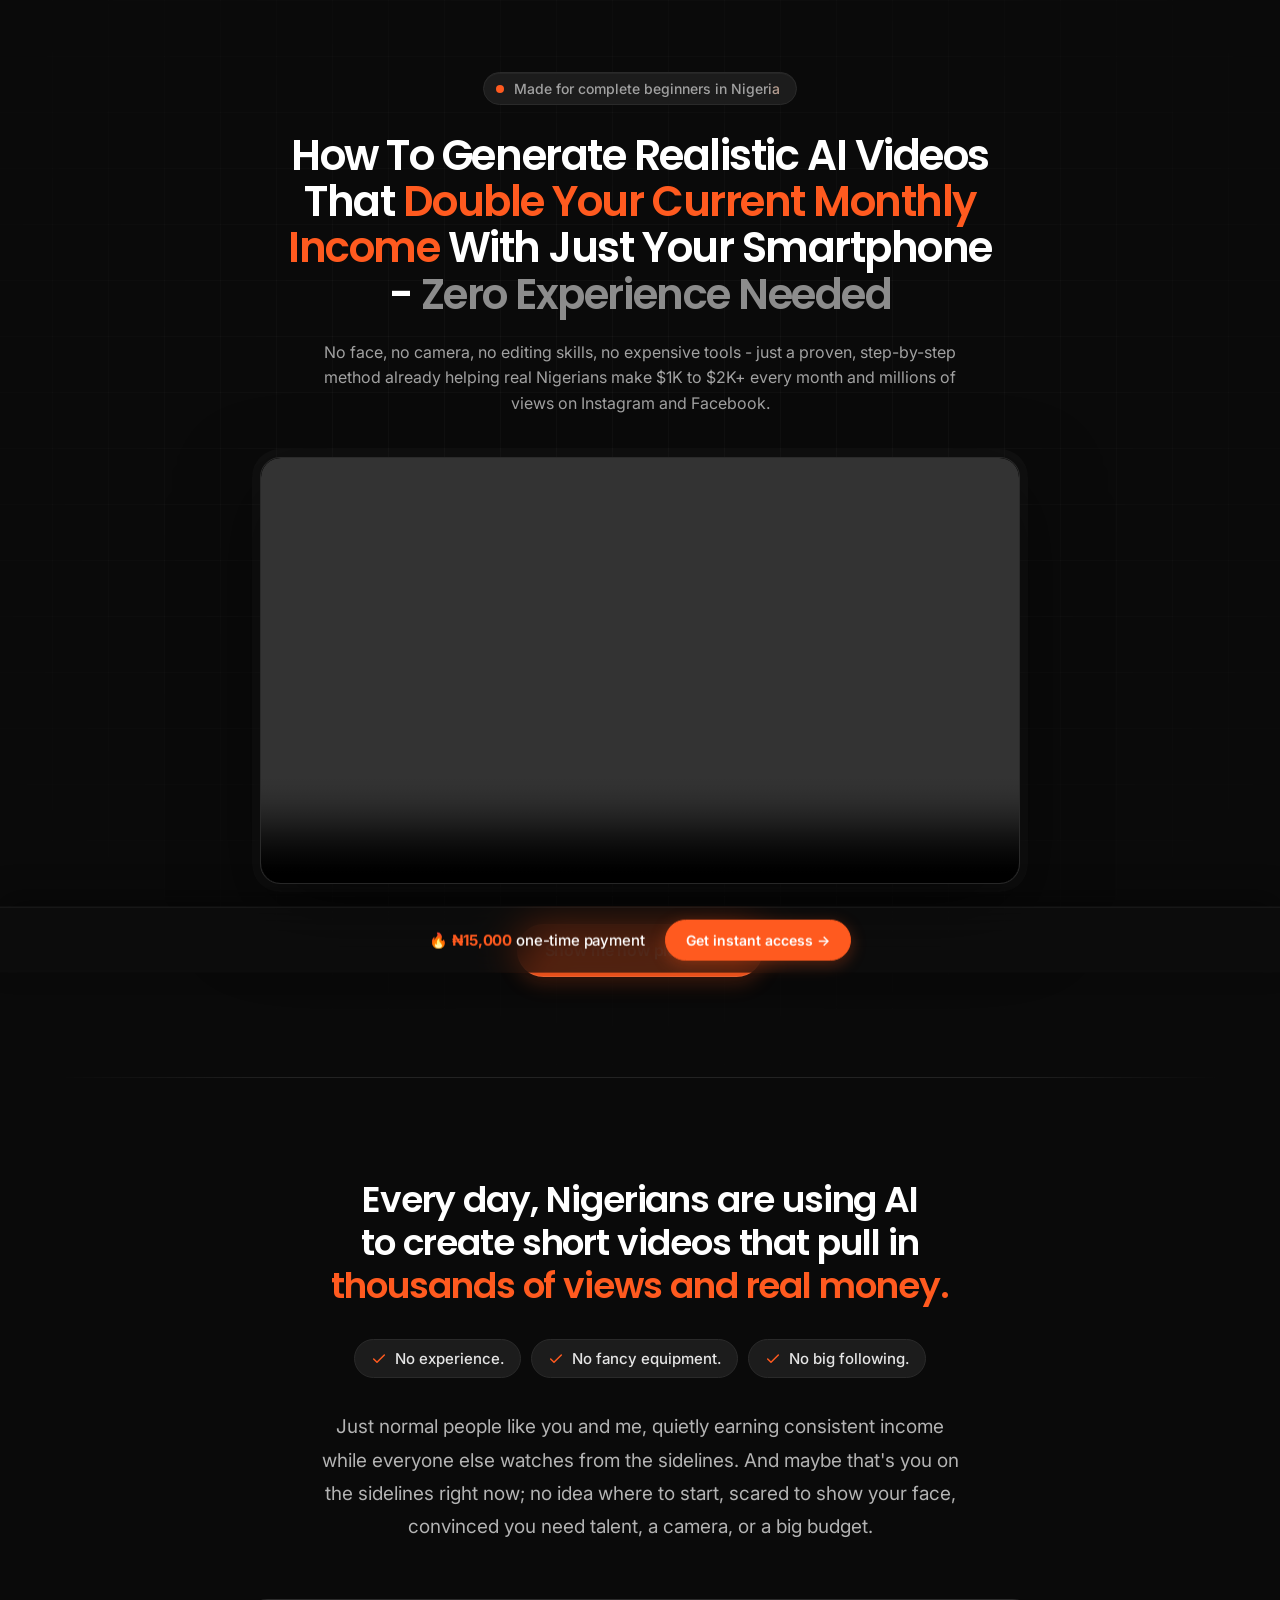
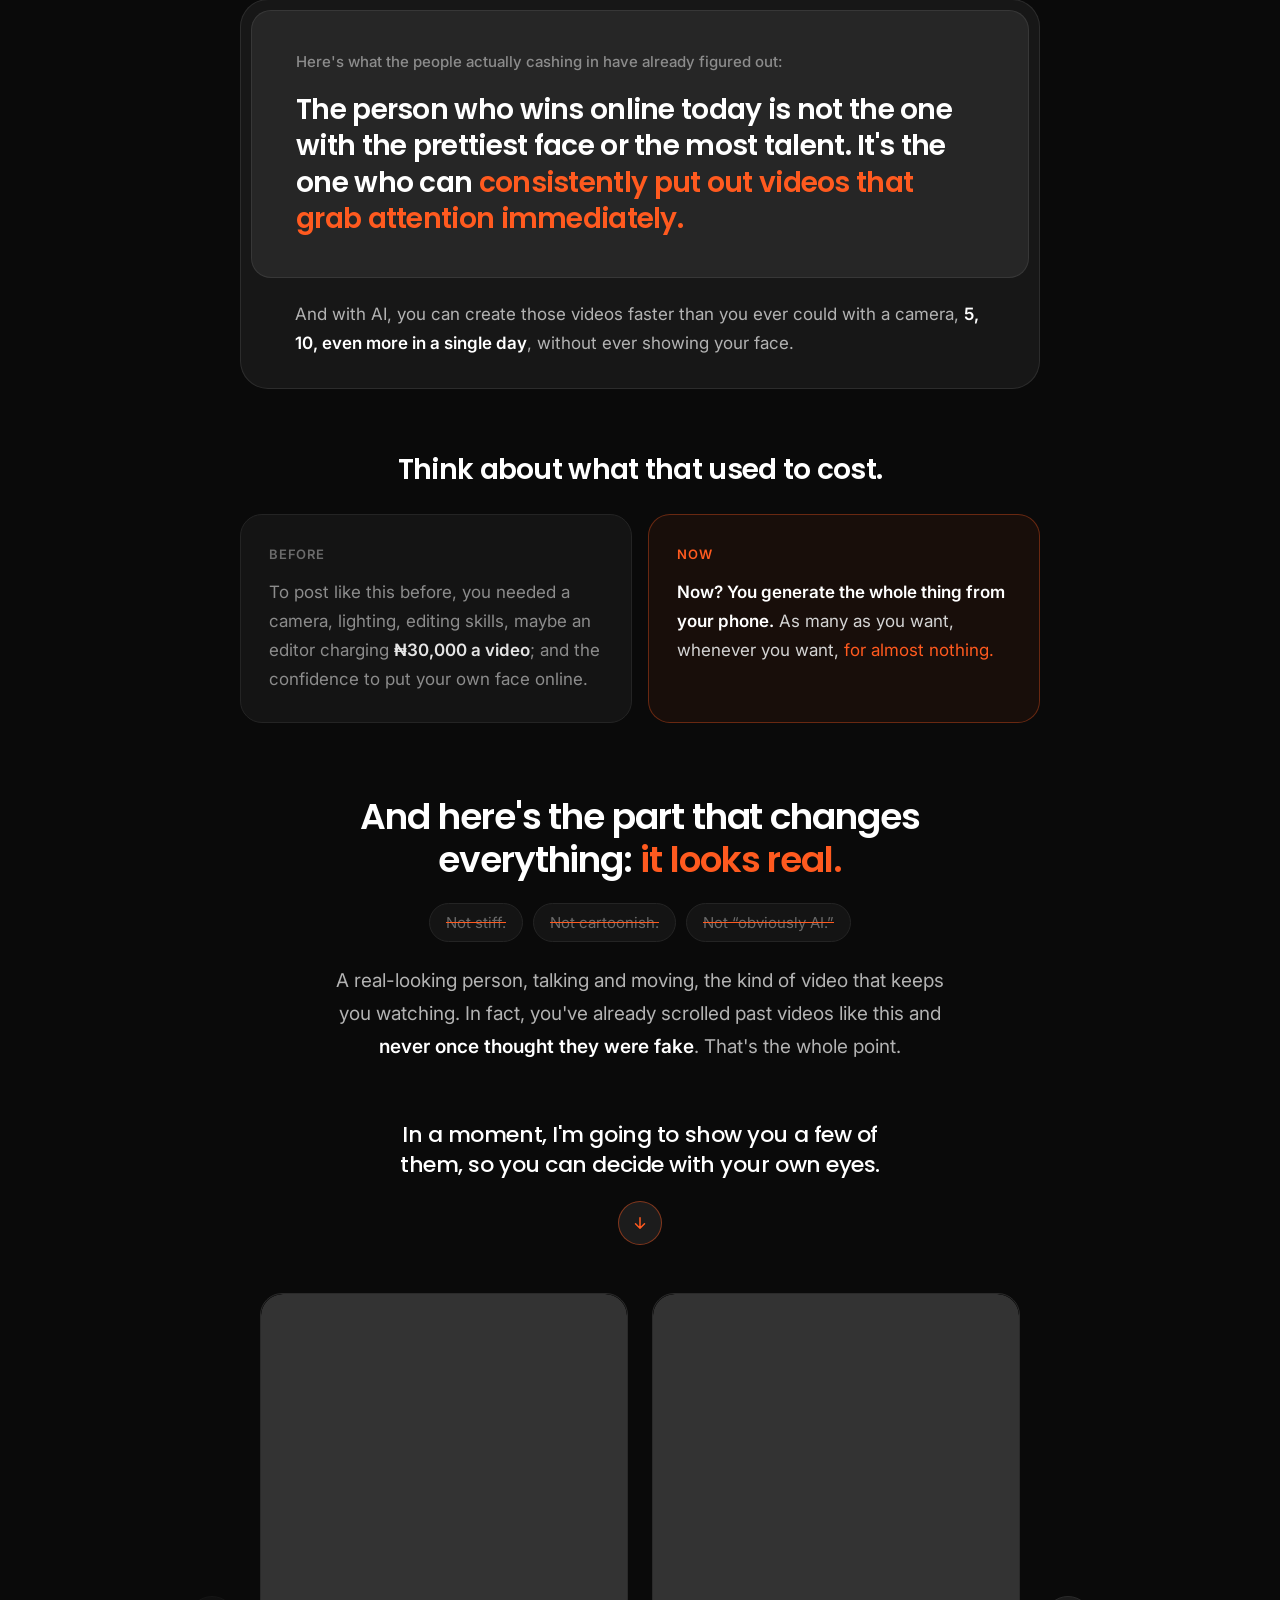
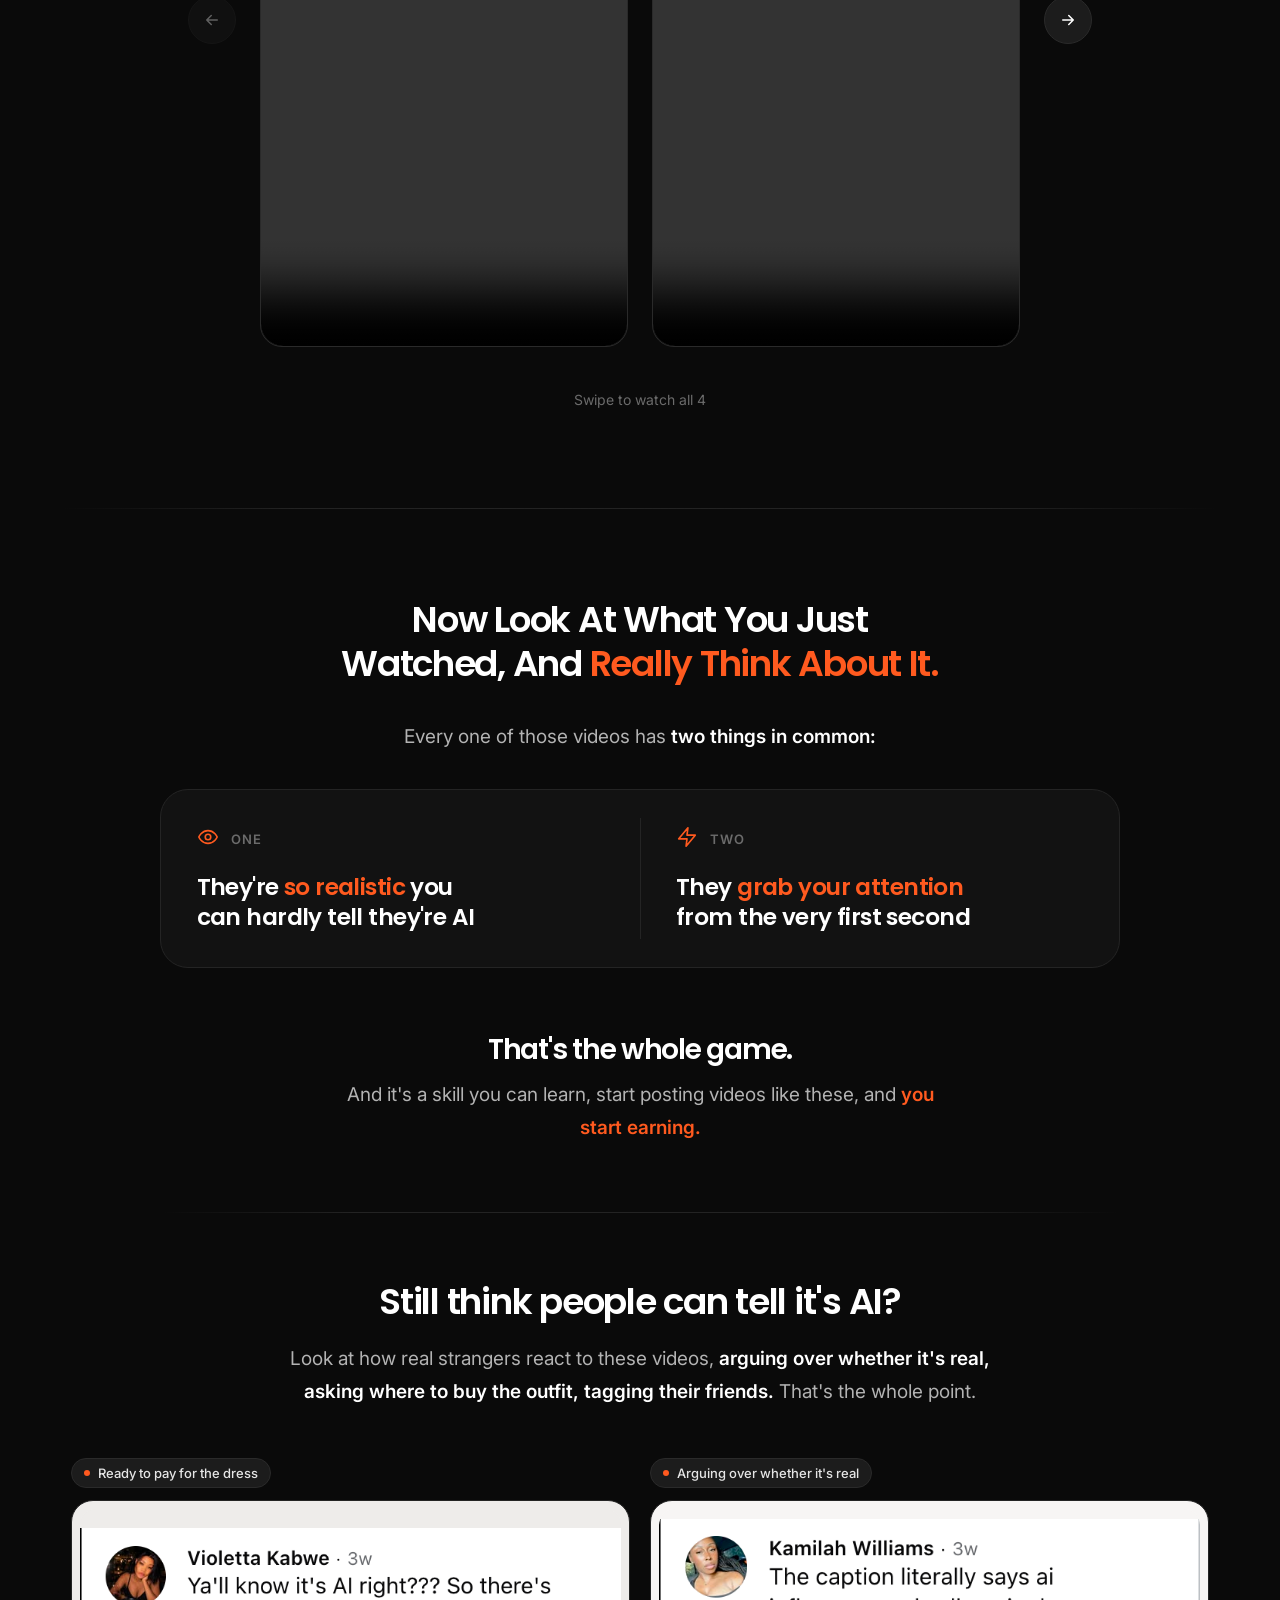
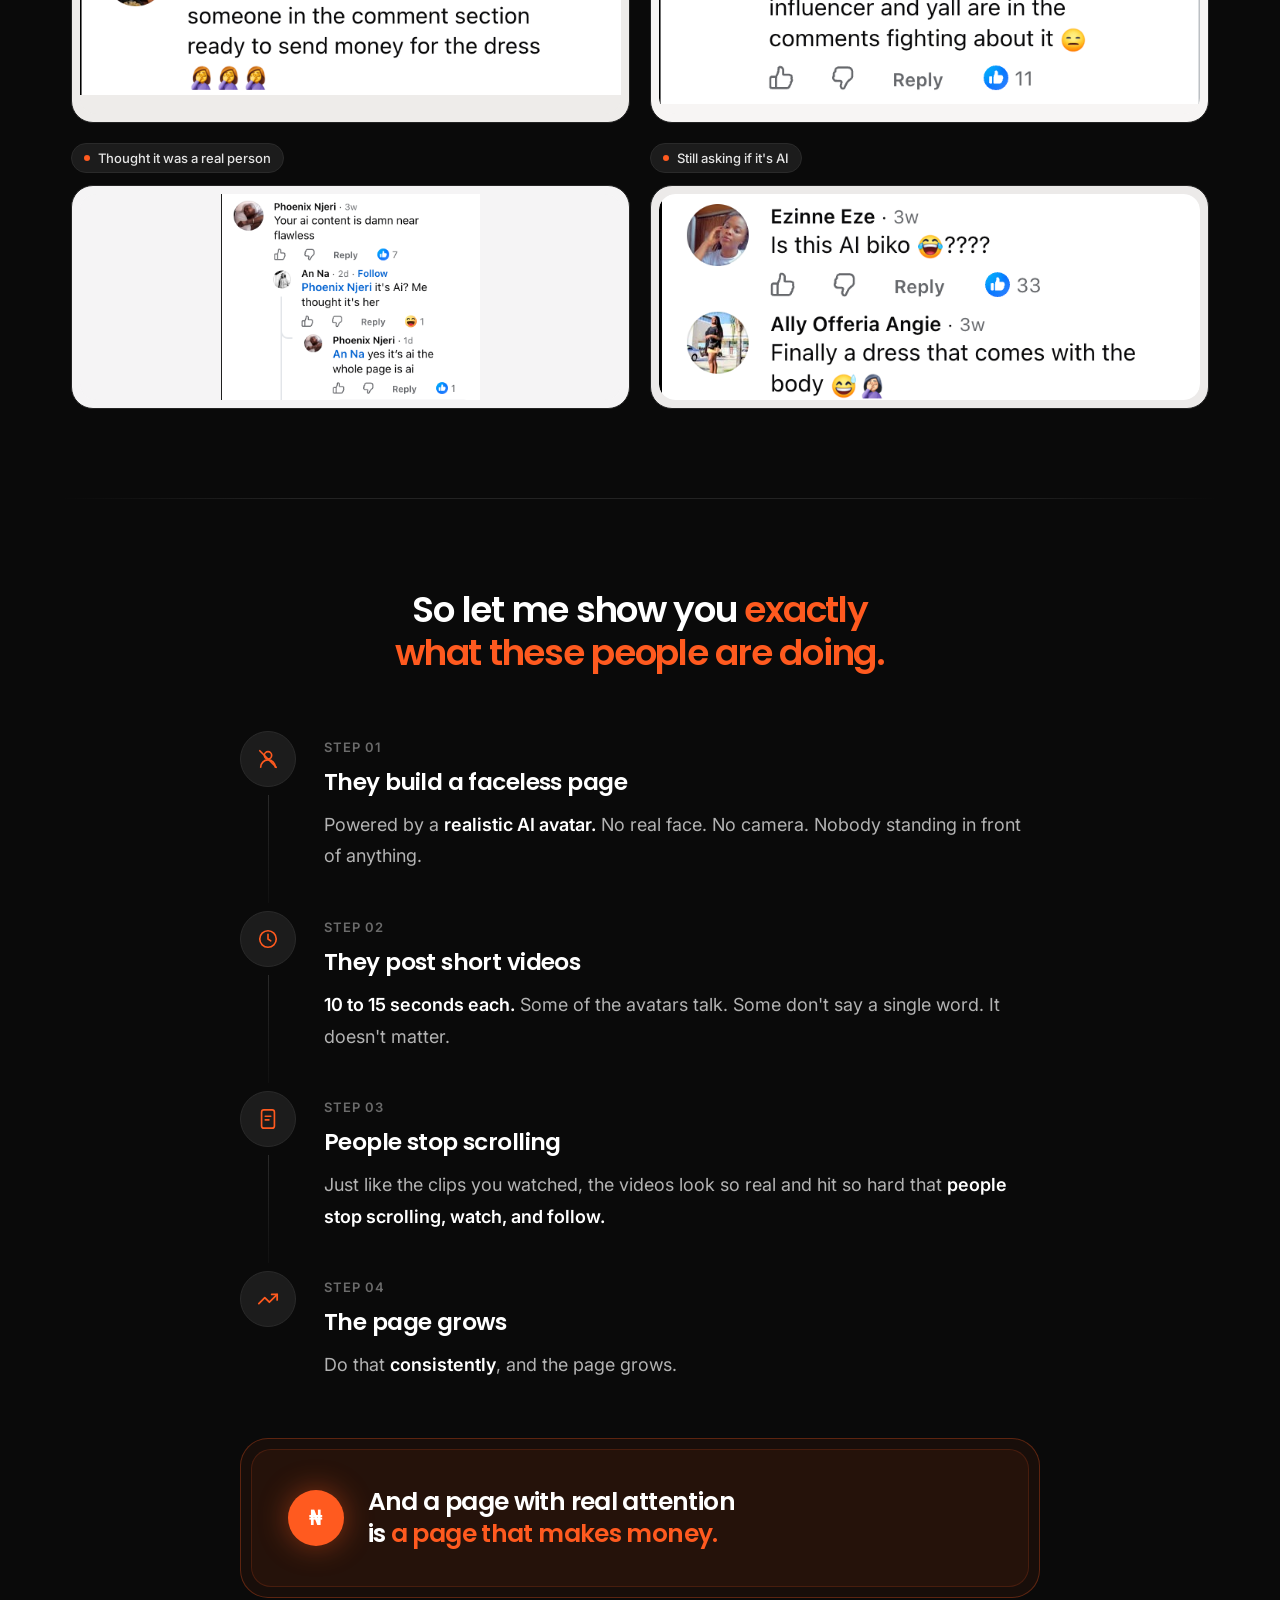
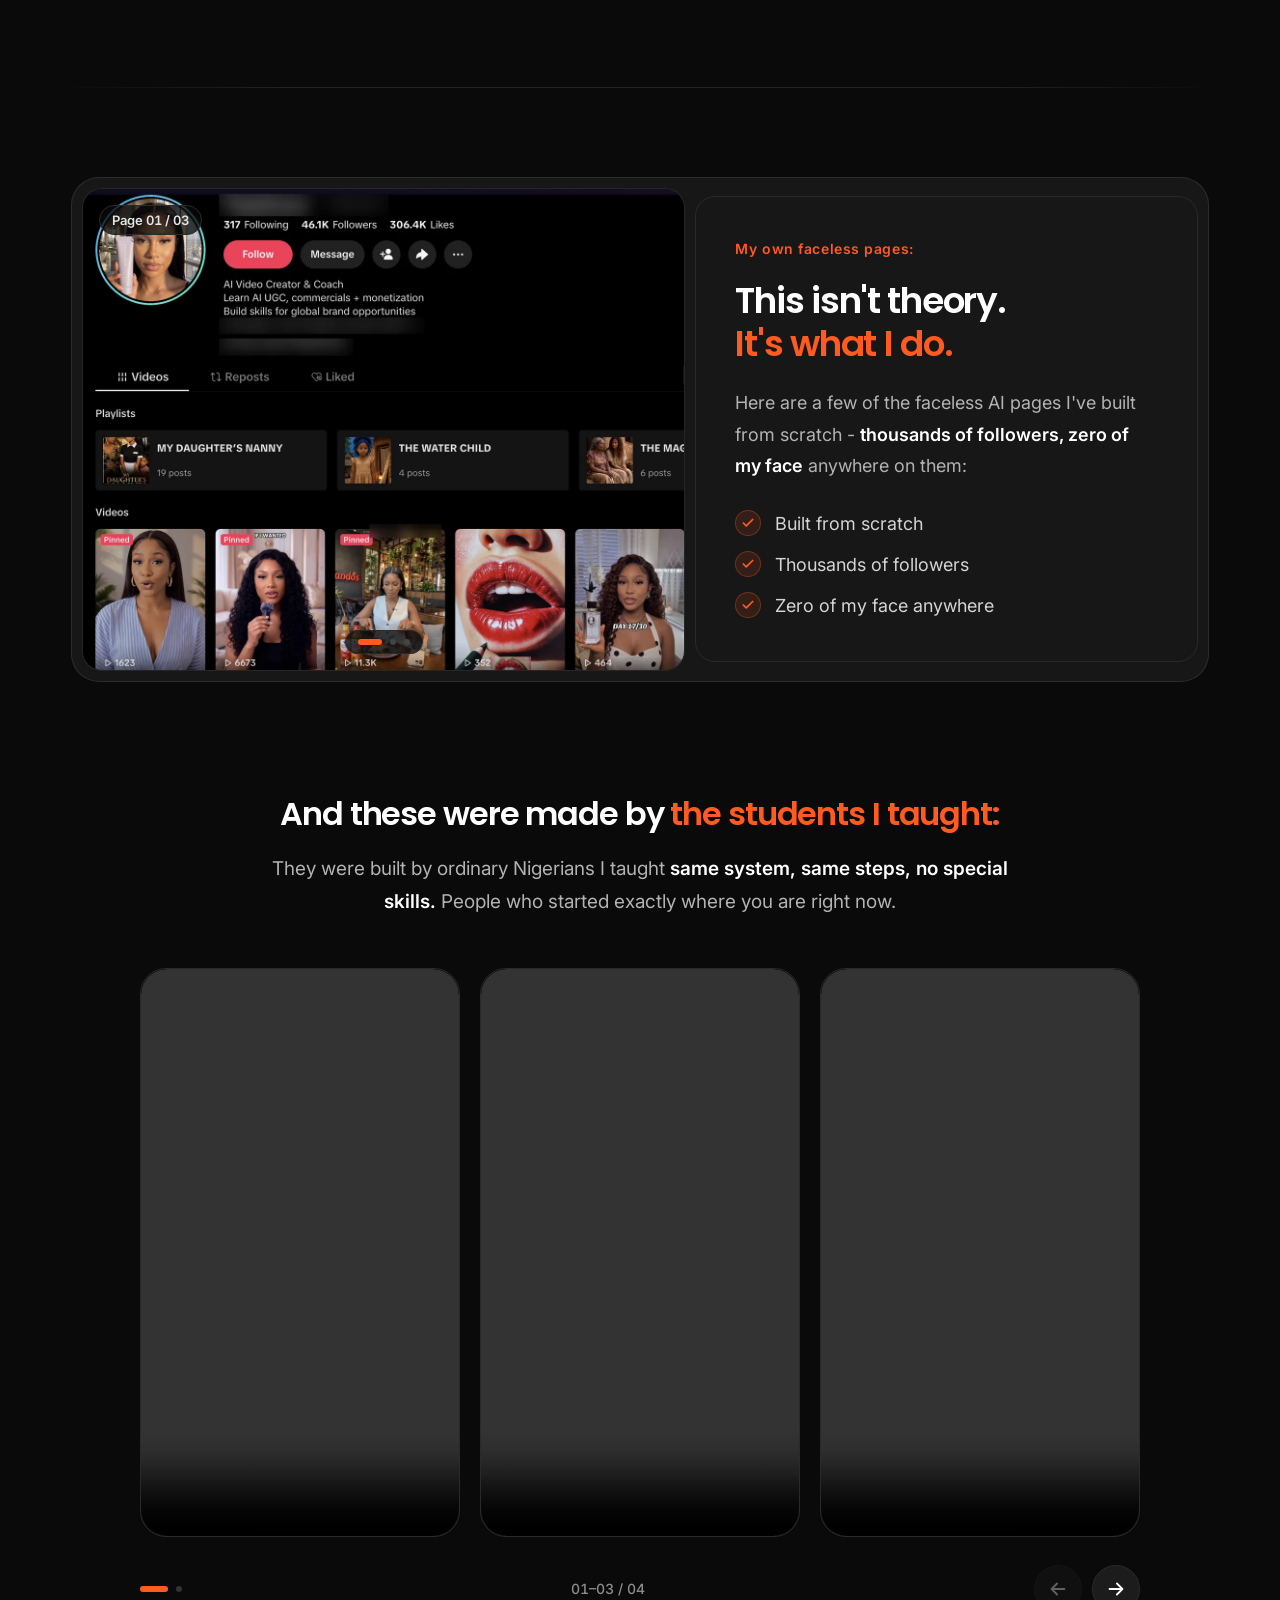
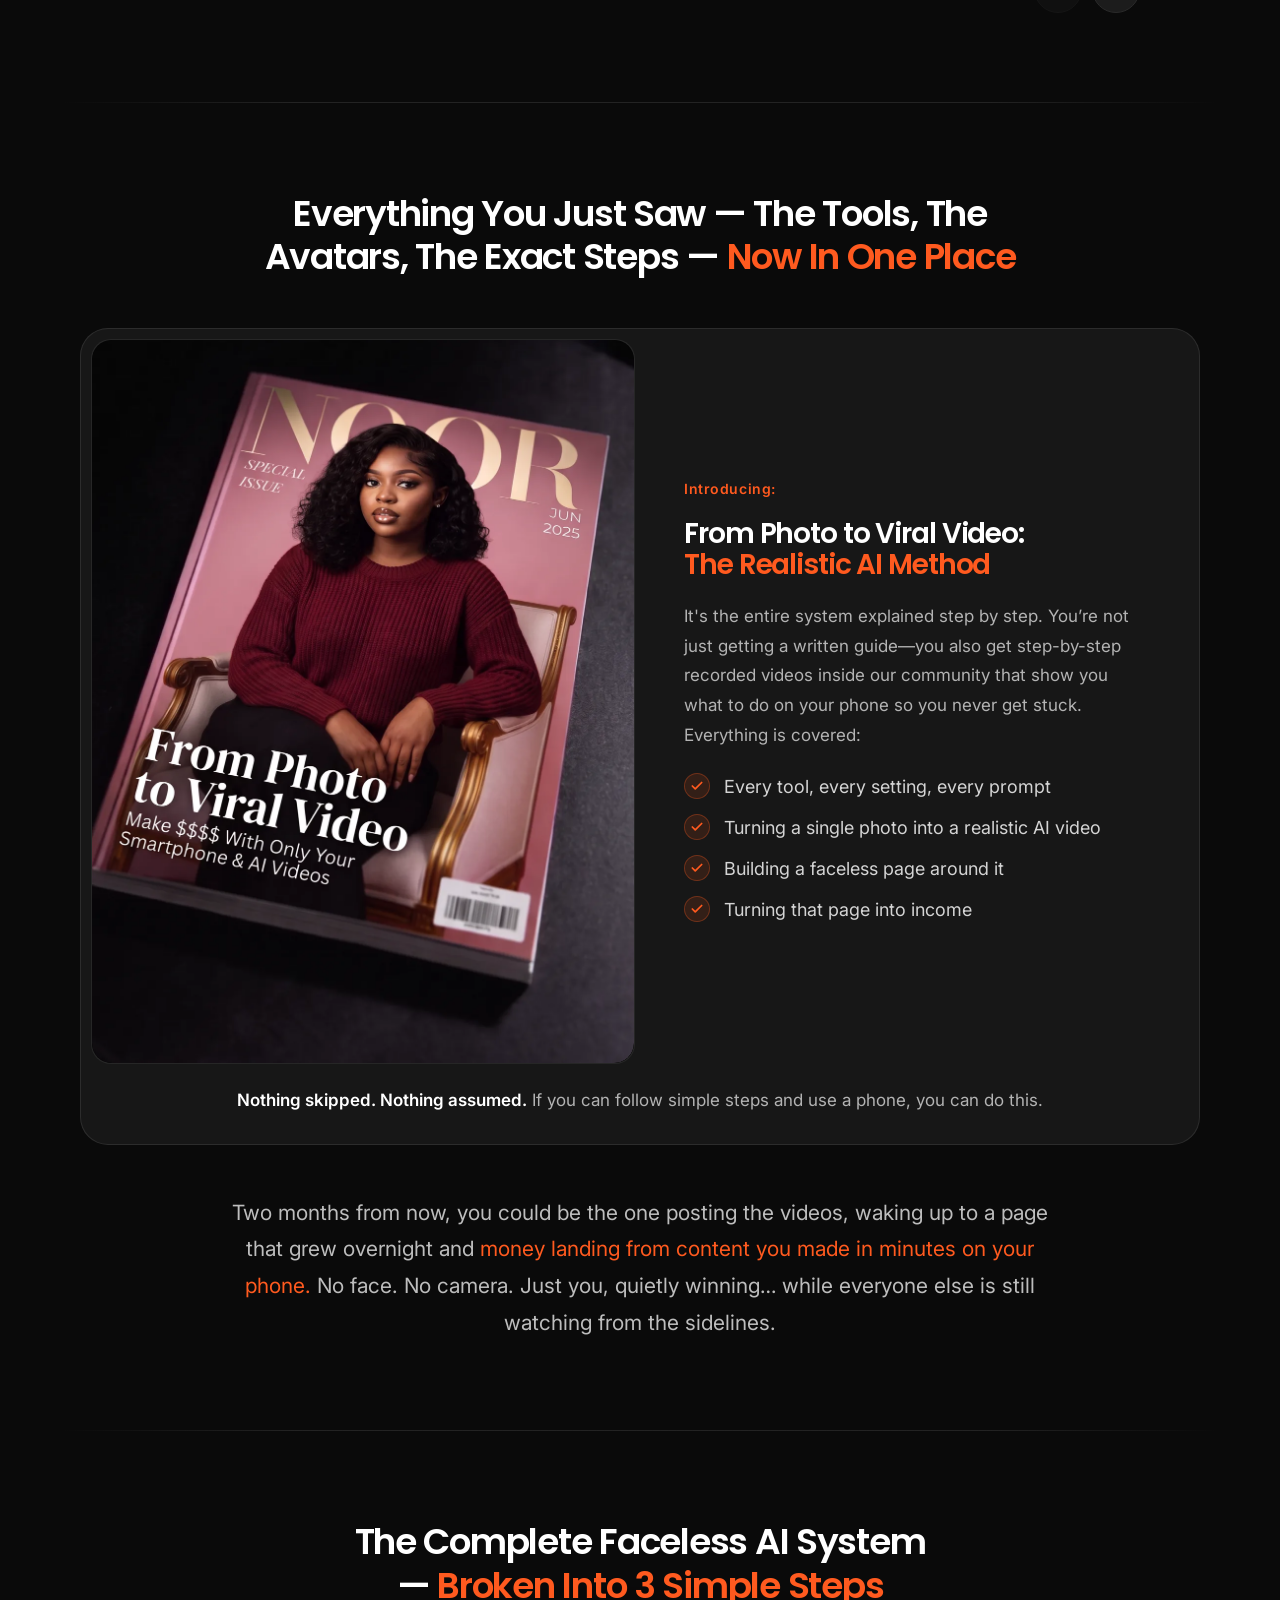
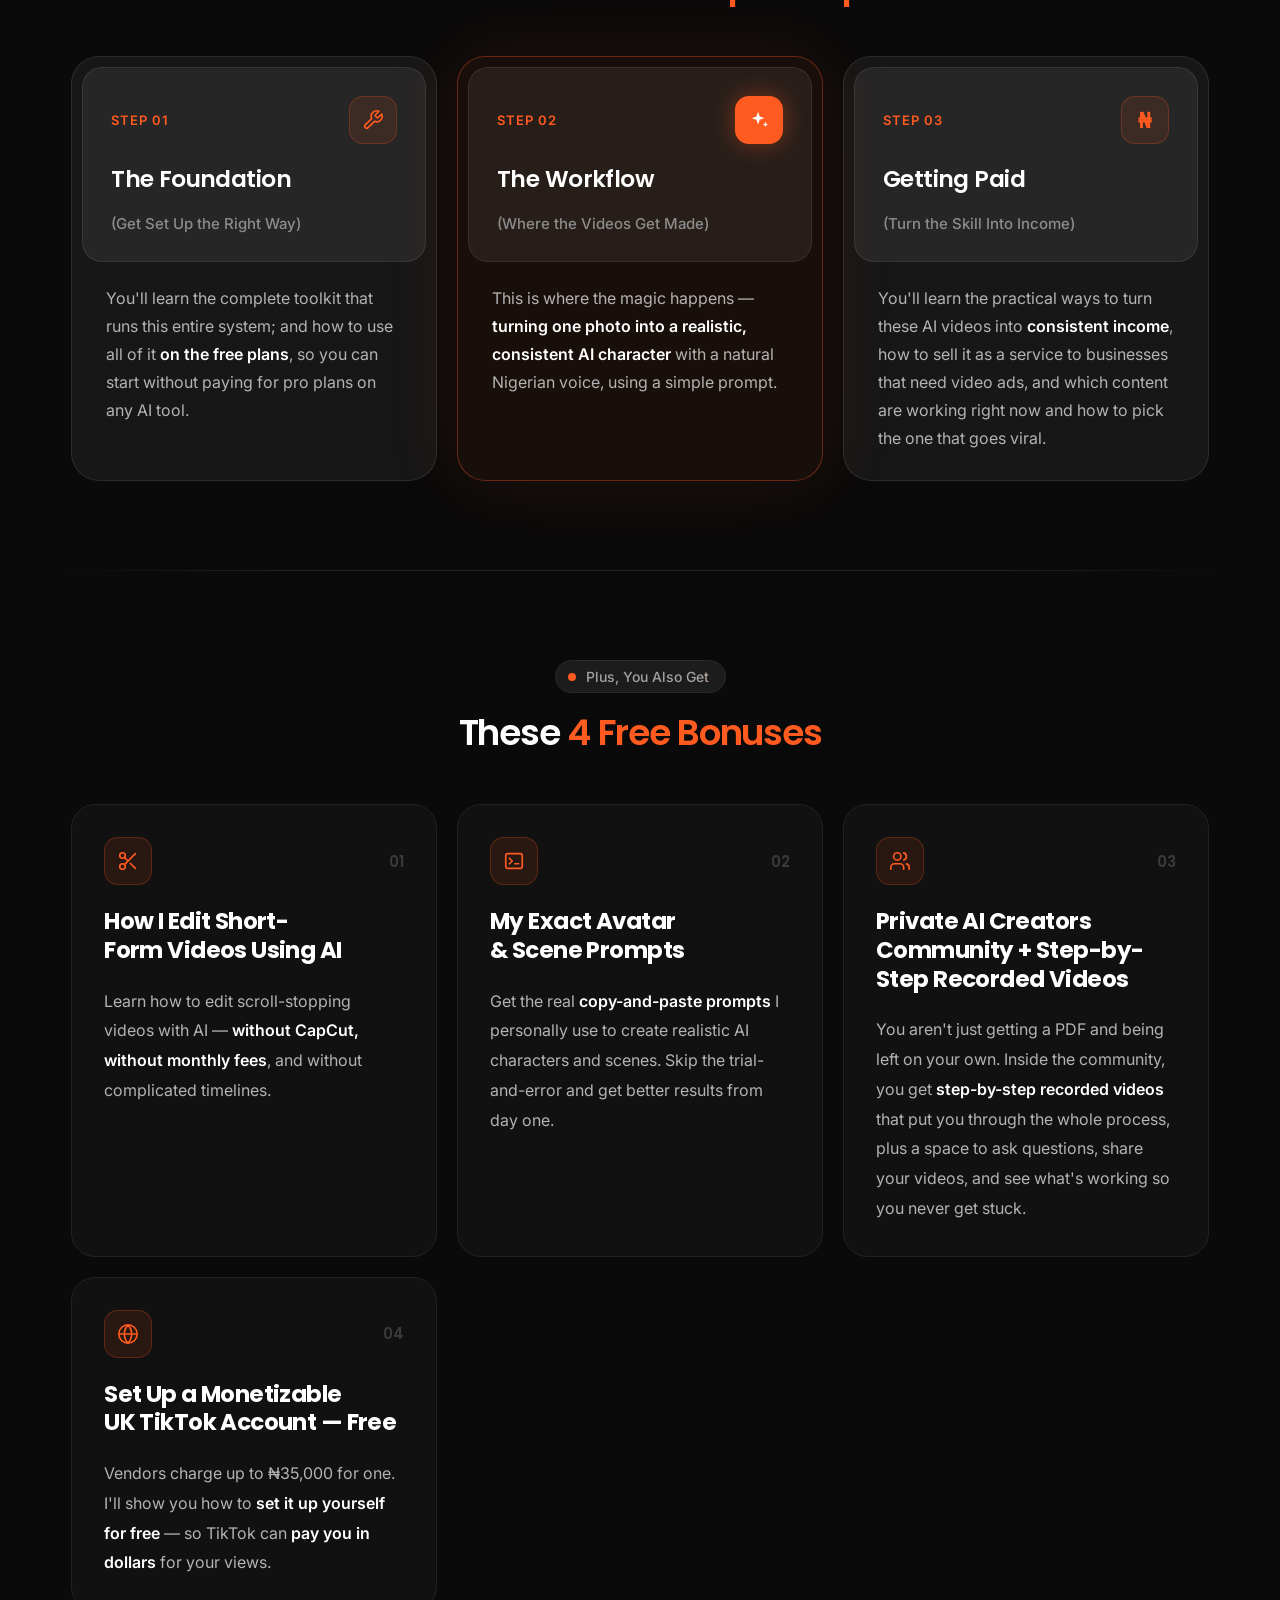
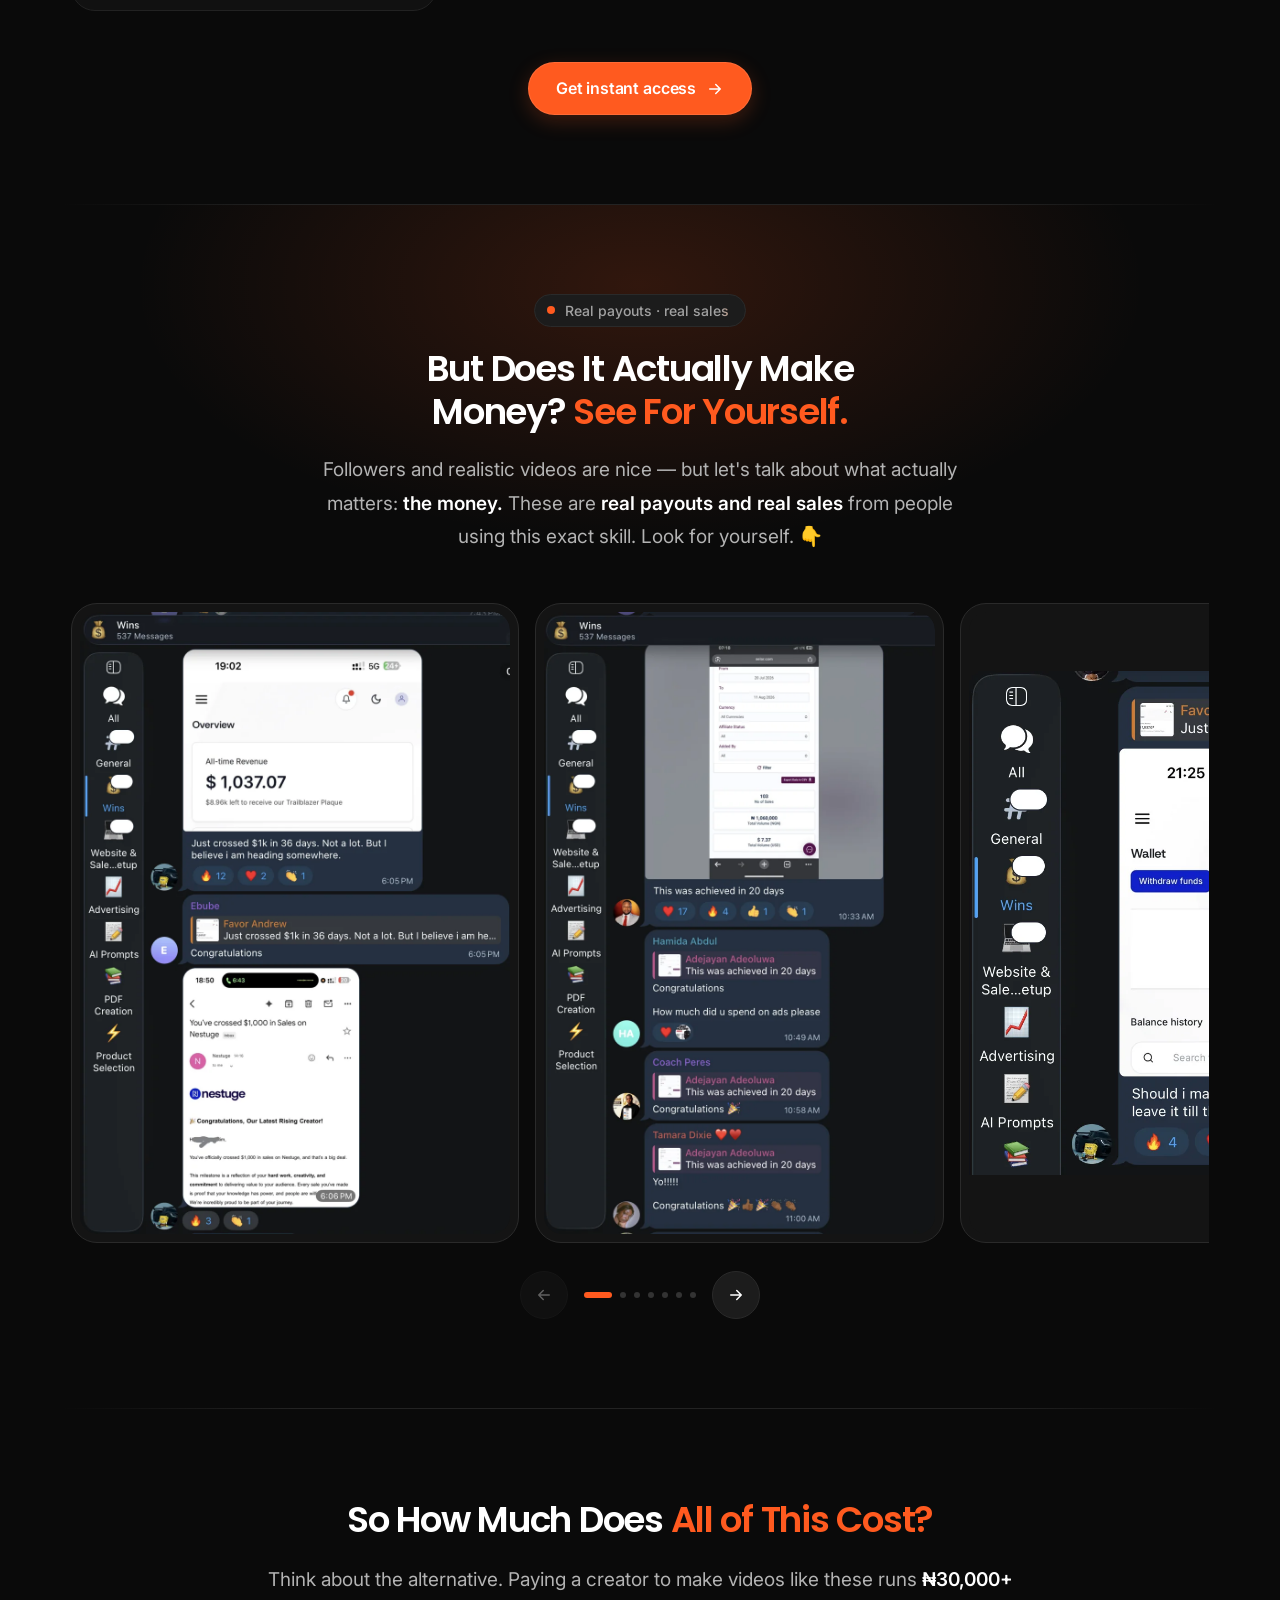
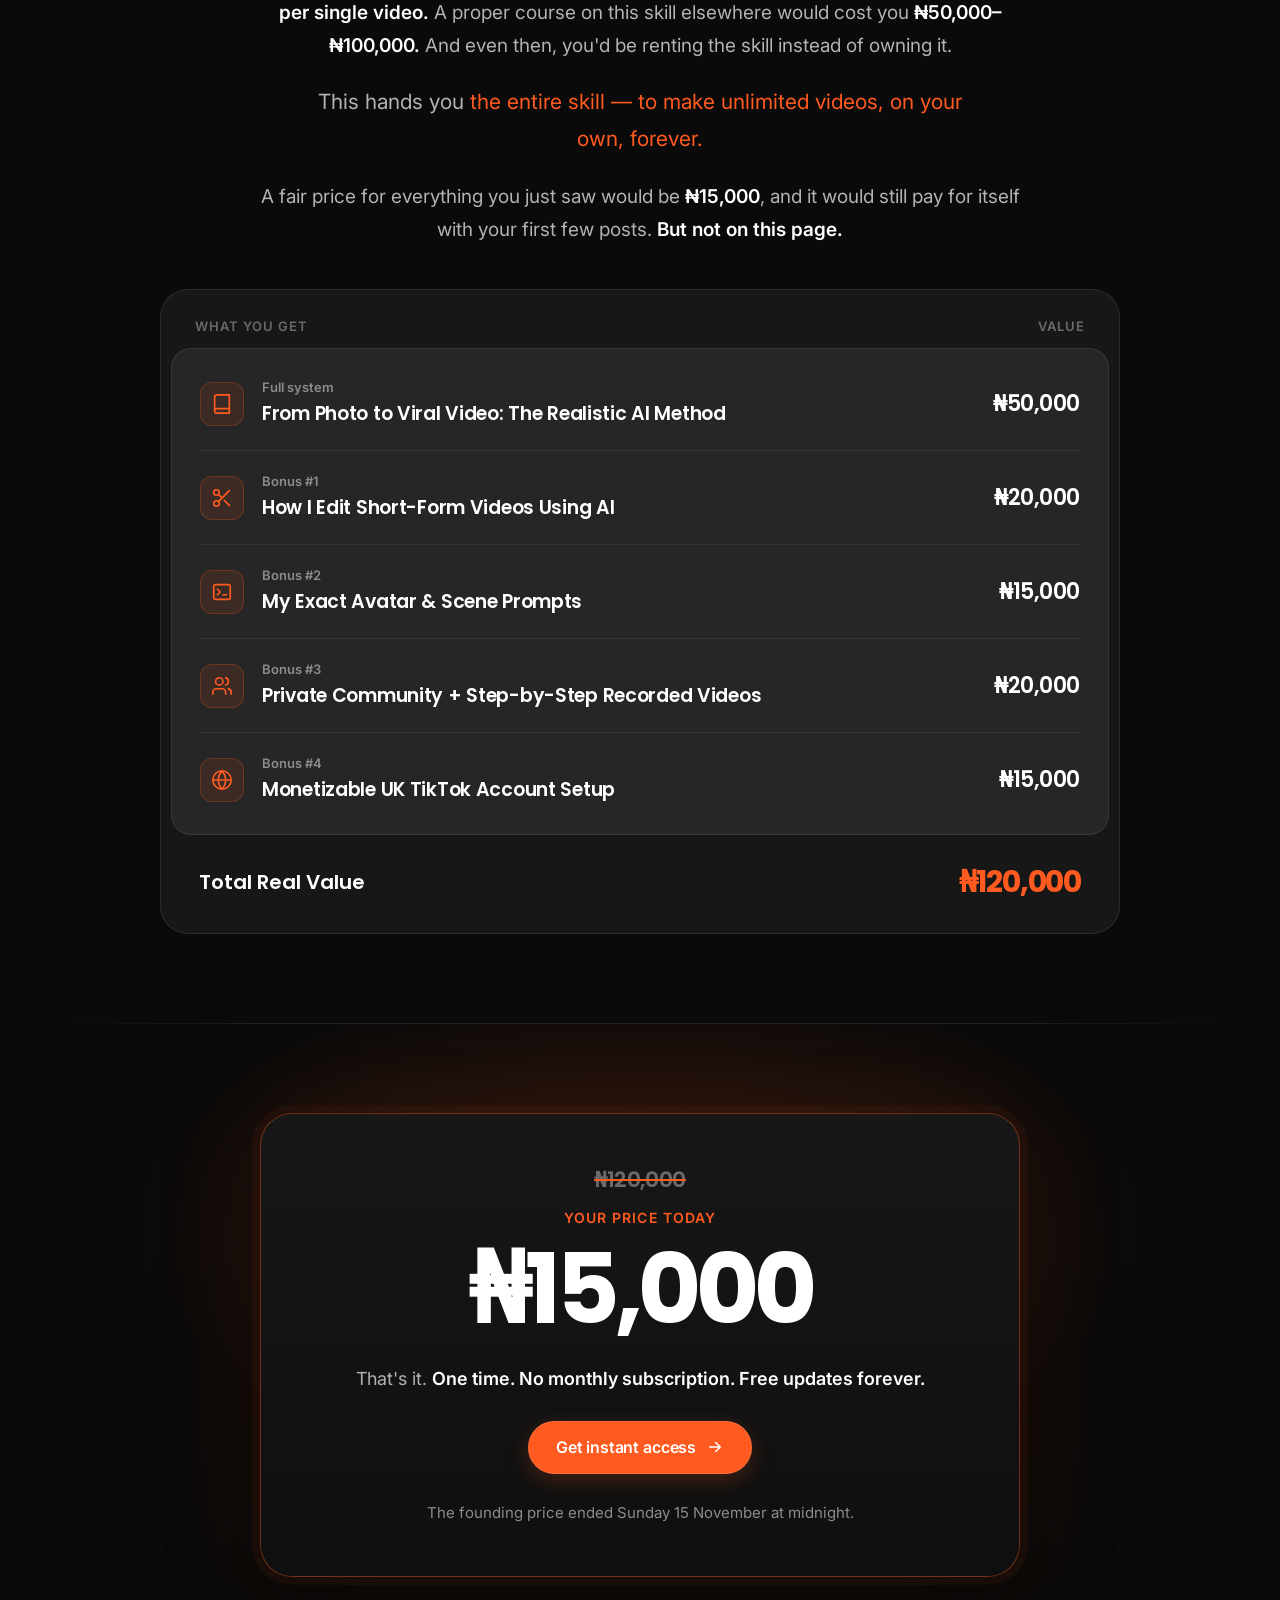
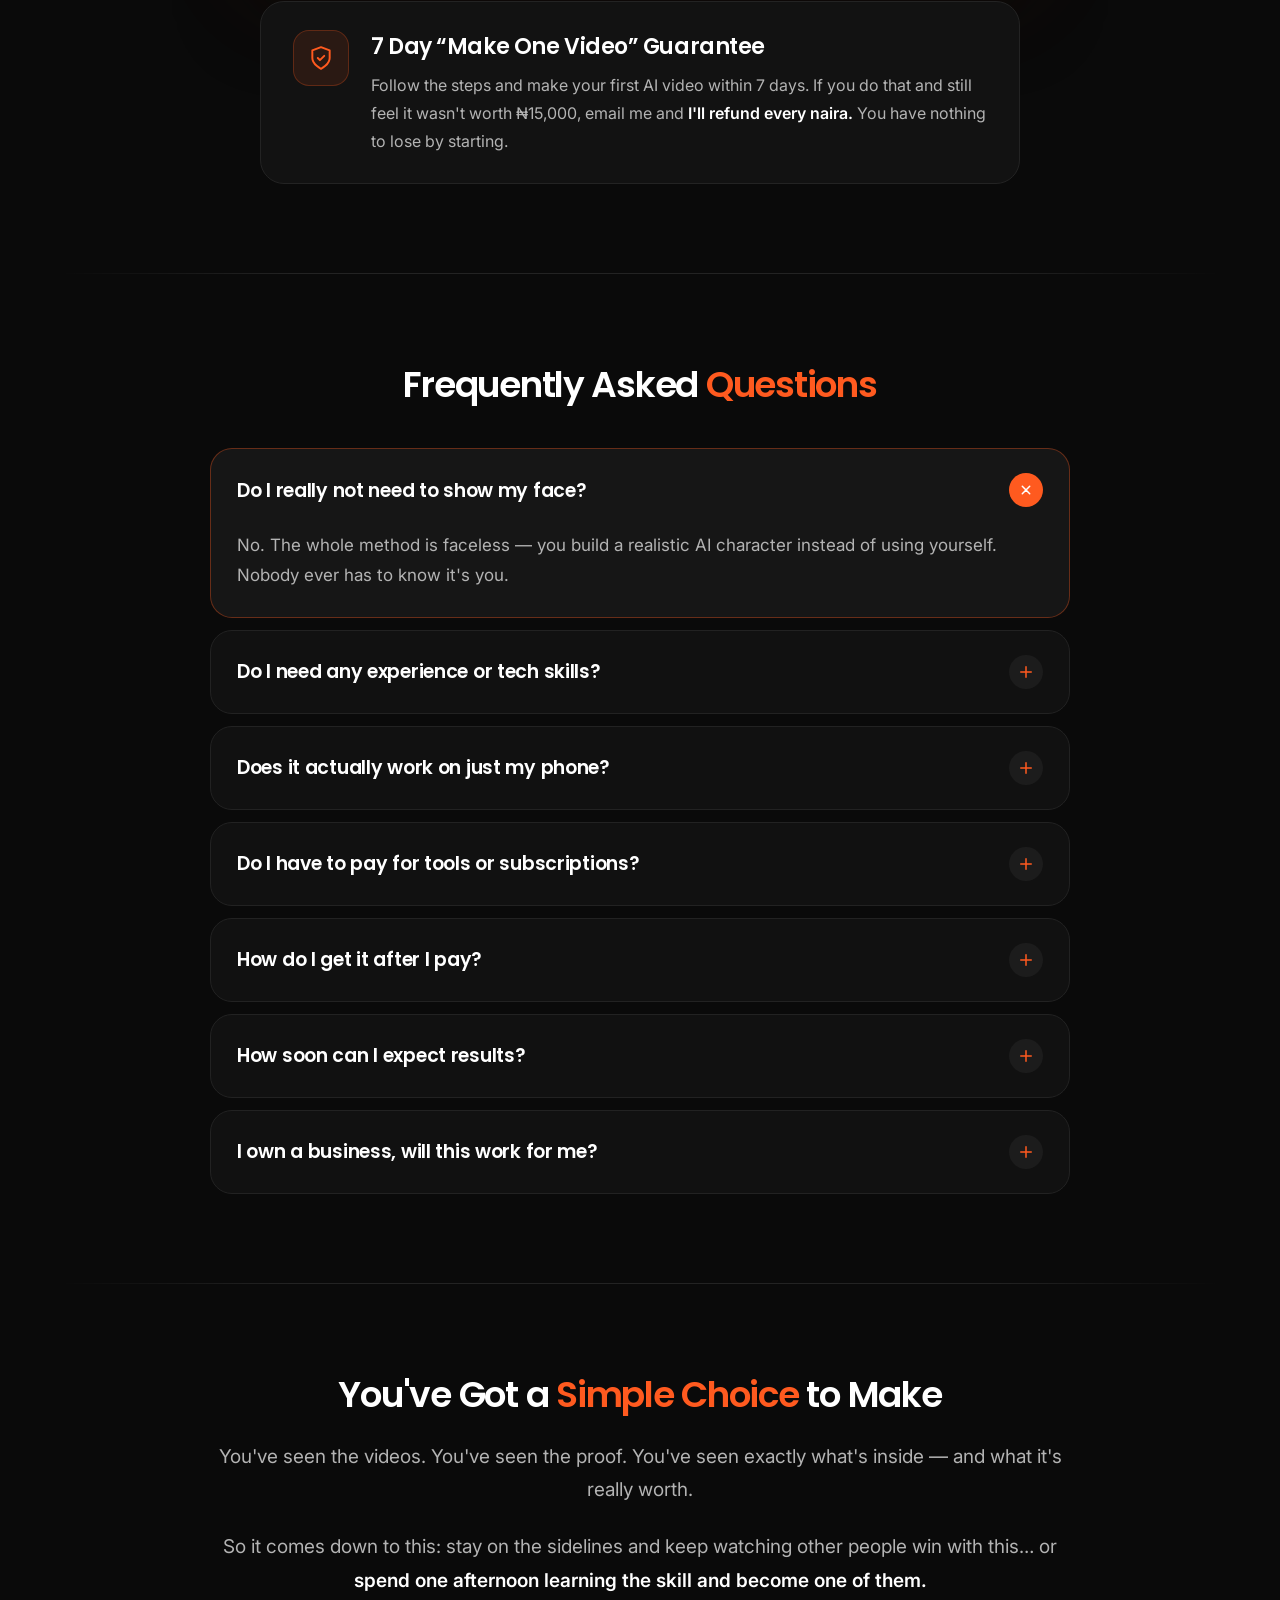
<file: index.html>
<!DOCTYPE html>
<html lang="en" data-deadline="2026-11-16T00:00:00+01:00" data-price-after="15000">
<head>
  <meta charset="utf-8">
  <meta name="viewport" content="width=device-width, initial-scale=1">
  <title>Quietwins — Realistic AI videos with just your smartphone</title>
  <meta name="description" content="A proven, step-by-step method for complete beginners in Nigeria to create realistic AI videos with just a smartphone.">
  <meta name="theme-color" content="#0A0A0A">
  <link rel="icon" href="favicon.svg" type="image/svg+xml">

  <!-- Link previews (WhatsApp, Facebook, X). These need full URLs; update them if the domain changes. -->
  <link rel="canonical" href="https://www.quietwins.online/">
  <meta property="og:type" content="website">
  <meta property="og:site_name" content="Quietwins">
  <meta property="og:title" content="How To Generate Realistic AI Videos With Just Your Smartphone">
  <meta property="og:description" content="A proven, step-by-step method for complete beginners in Nigeria. No face, no camera, no editing skills.">
  <meta property="og:url" content="https://www.quietwins.online/">
  <meta property="og:image" content="https://www.quietwins.online/og-image.jpg">
  <meta property="og:image:width" content="1200">
  <meta property="og:image:height" content="630">
  <meta name="twitter:card" content="summary_large_image">
  <link rel="preconnect" href="https://fonts.googleapis.com">
  <link rel="preconnect" href="https://fonts.gstatic.com" crossorigin>
  <link href="https://fonts.googleapis.com/css2?family=Inter:wght@400;500;600;700&family=Poppins:wght@500;600;700&display=swap" rel="stylesheet">
  <link rel="stylesheet" href="styles.css">
  <!-- Founding-price deadline: data-deadline / data-price-after on <html> above. Runs before paint so the old price never flashes. -->
  <script>(function (d) { var t = Date.parse(d.getAttribute('data-deadline')); if (t && t <= Date.now()) d.classList.add('is-expired'); })(document.documentElement);</script>

  <!-- Ad pixels: only load on the live site so local previews don't send test visits.
       Extra events (ViewContent, InitiateCheckout) are sent from script.js. -->
  <script>window.PIXELS_ON = /(^|\.)quietwins\.online$/.test(location.hostname);</script>

  <!-- TikTok Pixel Code Start -->
  <script>
  if (window.PIXELS_ON) !function (w, d, t) {
    w.TiktokAnalyticsObject=t;var ttq=w[t]=w[t]||[];ttq.methods=["page","track","identify","instances","debug","on","off","once","ready","alias","group","enableCookie","disableCookie","holdConsent","revokeConsent","grantConsent"],ttq.setAndDefer=function(t,e){t[e]=function(){t.push([e].concat(Array.prototype.slice.call(arguments,0)))}};for(var i=0;i<ttq.methods.length;i++)ttq.setAndDefer(ttq,ttq.methods[i]);ttq.instance=function(t){for(
  var e=ttq._i[t]||[],n=0;n<ttq.methods.length;n++)ttq.setAndDefer(e,ttq.methods[n]);return e},ttq.load=function(e,n){var r="https://analytics.tiktok.com/i18n/pixel/events.js",o=n&&n.partner;ttq._i=ttq._i||{},ttq._i[e]=[],ttq._i[e]._u=r,ttq._t=ttq._t||{},ttq._t[e]=+new Date,ttq._o=ttq._o||{},ttq._o[e]=n||{};n=document.createElement("script")
  ;n.type="text/javascript",n.async=!0,n.src=r+"?sdkid="+e+"&lib="+t;e=document.getElementsByTagName("script")[0];e.parentNode.insertBefore(n,e)};

    ttq.load('DB9KC23C77U6POU9AQ2G');
    ttq.page();
  }(window, document, 'ttq');
  </script>
  <!-- TikTok Pixel Code End -->

  <!-- Meta Pixel Code -->
  <script>
  if (window.PIXELS_ON) {
  !function(f,b,e,v,n,t,s)
  {if(f.fbq)return;n=f.fbq=function(){n.callMethod?
  n.callMethod.apply(n,arguments):n.queue.push(arguments)};
  if(!f._fbq)f._fbq=n;n.push=n;n.loaded=!0;n.version='2.0';
  n.queue=[];t=b.createElement(e);t.async=!0;
  t.src=v;s=b.getElementsByTagName(e)[0];
  s.parentNode.insertBefore(t,s)}(window, document,'script',
  'https://connect.facebook.net/en_US/fbevents.js');
  fbq('init', '1118289207283370');
  fbq('track', 'PageView');
  }
  </script>
  <!-- End Meta Pixel Code -->
</head>
<body>
  <noscript><img height="1" width="1" style="display:none" alt=""
  src="https://www.facebook.com/tr?id=1118289207283370&ev=PageView&noscript=1"></noscript>

  

  <!-- ============ Section 1 · Hero Section ============ -->
  <section id="hero" data-section="Hero Section" data-screen-label="01 · Hero Section" aria-labelledby="hero-title" class="hero">
    <div class="hero__grid" aria-hidden="true"></div>


    <div class="hero__content">
      <div class="offer offer--top" aria-label="Founding price countdown" data-before-deadline>
        <span class="offer__tag"><span class="offer__live" aria-hidden="true"></span>Founding price ends in</span>
        <div class="countdown" data-countdown role="timer" aria-label="Time left at the founding price"><span class="countdown__unit"><b data-cd="d">00</b><small>days</small></span><span class="countdown__unit"><b data-cd="h">00</b><small>hrs</small></span><span class="countdown__unit"><b data-cd="m">00</b><small>min</small></span><span class="countdown__unit"><b data-cd="s">00</b><small>sec</small></span></div>
        <span class="offer__note">Then it goes up to ₦15,000</span>
      </div>
      <div class="pill">
        <span class="pill__dot"></span>
        <span class="pill__text">Made for complete beginners in Nigeria</span>
      </div>

      <h1 id="hero-title" class="hero__title">How To Generate Realistic AI Videos That <span class="hl">Double Your Current Monthly Income</span> With Just Your Smartphone - <span class="muted">Zero Experience Needed</span></h1>

      <p class="hero__sub">No face, no camera, no editing skills, no expensive tools - just a proven, step-by-step method already helping real Nigerians make $1K to $2K+ every month and millions of views on Instagram and Facebook.</p>

      <div class="video media media--video is-filled" data-media="video" data-adapt="frame" data-key="hero-video" data-src="assets/videos/hero-video.mp4">
        <video class="media__el" src="assets/videos/hero-video.mp4#t=0.1" controls playsinline preload="metadata"></video>
      </div>

      <a href="#credibility" class="btn">
        Show me how please!
        <svg width="18" height="18" viewBox="0 0 24 24" fill="none" stroke="currentColor" stroke-width="2" stroke-linecap="round" stroke-linejoin="round" style="flex:none"><path d="M12 5v14M6 13l6 6 6-6"/></svg>
      </a>

    </div>
  </section>

  <div class="divider" data-section="Divider" data-screen-label="Divider" role="separator" aria-hidden="true"></div>

  <!-- ============ Section 2 · Story / Problem Section ============ -->
  <section id="story-problem" data-section="Story / Problem Section" data-screen-label="02 · Story / Problem Section" aria-labelledby="story-problem-title" class="story" style="padding-top: 100px; padding-bottom: 100px">
    <div class="story__inner">
      <h2 id="story-problem-title" class="story__lead">Every day, Nigerians are using AI to create short videos that pull in <span class="hl">thousands of views and real money.</span></h2>

      <ul class="chips">
        <li class="chip"><svg viewBox="0 0 24 24"><path d="M20 6 9 17l-5-5"/></svg>No experience.</li>
        <li class="chip"><svg viewBox="0 0 24 24"><path d="M20 6 9 17l-5-5"/></svg>No fancy equipment.</li>
        <li class="chip"><svg viewBox="0 0 24 24"><path d="M20 6 9 17l-5-5"/></svg>No big following.</li>
      </ul>

      <p class="story__p">Just normal people like you and me, quietly earning consistent income while everyone else watches from the sidelines. And maybe that's you on the sidelines right now; no idea where to start, scared to show your face, convinced you need talent, a camera, or a big budget.</p>

      <div class="quote">
        <div class="quote__panel">
          <p class="quote__kicker">Here's what the people actually cashing in have already figured out:</p>
          <p class="quote__text">The person who wins online today is not the one with the prettiest face or the most talent. It's the one who can <span class="hl">consistently put out videos that grab attention immediately.</span></p>
        </div>
        <p class="quote__foot">And with AI, you can create those videos faster than you ever could with a camera, <strong>5, 10, even more in a single day</strong>, without ever showing your face.</p>
      </div>

      <div class="compare">
        <h3 class="compare__title">Think about what that used to cost.</h3>
        <div class="compare__grid">
          <div class="compare__card">
            <span class="compare__label">Before</span>
            <p>To post like this before, you needed a camera, lighting, editing skills, maybe an editor charging <strong>₦30,000 a video</strong>; and the confidence to put your own face online.</p>
          </div>
          <div class="compare__card compare__card--now">
            <span class="compare__label">Now</span>
            <p><strong>Now? You generate the whole thing from your phone.</strong> As many as you want, whenever you want, <span class="hl">for almost nothing.</span></p>
          </div>
        </div>
      </div>

      <div class="real">
        <h3 class="story__lead">And here's the part that changes everything: <span class="hl">it looks real.</span></h3>
        <ul class="chips">
          <li class="chip chip--struck">Not stiff.</li>
          <li class="chip chip--struck">Not cartoonish.</li>
          <li class="chip chip--struck">Not “obviously AI.”</li>
        </ul>
        <p class="story__p">A real-looking person, talking and moving, the kind of video that keeps you watching. In fact, you've already scrolled past videos like this and <strong>never once thought they were fake</strong>. That's the whole point.</p>
      </div>

      <div class="story__end">
        <p>In a moment, I'm going to show you a few of them, so you can decide with your own eyes.</p>
        <span class="story__arrow" aria-hidden="true"><svg width="18" height="18" viewBox="0 0 24 24" fill="none" stroke="currentColor" stroke-width="2" stroke-linecap="round" stroke-linejoin="round"><path d="M12 5v14M6 13l6 6 6-6"/></svg></span>
      </div>
    </div>
  
    <div style="max-width:760px;margin:48px auto 0;display:flex;flex-direction:column;gap:32px">
    <div style="position:relative">
      <div class="slider__track" data-slider-track style="display:flex;gap:24px;overflow-x:auto;scroll-snap-type:x mandatory;scrollbar-width:none;-ms-overflow-style:none">
        <div class="slider__slide" style="flex:0 0 calc((100% - 24px) / 2);scroll-snap-align:start;position:relative;aspect-ratio:9/16;border-radius:22px;overflow:hidden;background:radial-gradient(ellipse 80% 55% at 50% 42%,rgba(255,90,31,.14),transparent 70%),#131313;border:1px solid #2A2A2A"><div class="media media--video is-filled" data-media="video" data-key="ai-video-1" data-src="assets/videos/ai-video-1.mp4" style="position:absolute;inset:0;border-radius:22px"><video class="media__el" src="assets/videos/ai-video-1.mp4#t=0.1" controls playsinline preload="metadata"></video></div></div>
        <div class="slider__slide" style="flex:0 0 calc((100% - 24px) / 2);scroll-snap-align:start;position:relative;aspect-ratio:9/16;border-radius:22px;overflow:hidden;background:radial-gradient(ellipse 80% 55% at 50% 42%,rgba(255,90,31,.14),transparent 70%),#131313;border:1px solid #2A2A2A"><div class="media media--video is-filled" data-media="video" data-key="ai-video-2" data-src="assets/videos/ai-video-2.mp4" style="position:absolute;inset:0;border-radius:22px"><video class="media__el" src="assets/videos/ai-video-2.mp4#t=0.1" controls playsinline preload="metadata"></video></div></div>
        <div class="slider__slide" style="flex:0 0 calc((100% - 24px) / 2);scroll-snap-align:start;position:relative;aspect-ratio:9/16;border-radius:22px;overflow:hidden;background:radial-gradient(ellipse 80% 55% at 50% 42%,rgba(255,90,31,.14),transparent 70%),#131313;border:1px solid #2A2A2A"><div class="media media--video is-filled" data-media="video" data-key="ai-video-3" data-src="assets/videos/ai-video-3.mp4" style="position:absolute;inset:0;border-radius:22px"><video class="media__el" src="assets/videos/ai-video-3.mp4#t=0.1" controls playsinline preload="metadata"></video></div></div>
        <div class="slider__slide" style="flex:0 0 calc((100% - 24px) / 2);scroll-snap-align:start;position:relative;aspect-ratio:9/16;border-radius:22px;overflow:hidden;background:radial-gradient(ellipse 80% 55% at 50% 42%,rgba(255,90,31,.14),transparent 70%),#131313;border:1px solid #2A2A2A"><div class="media media--video is-filled" data-media="video" data-key="ai-video-4" data-src="assets/videos/ai-video-4.mp4" style="position:absolute;inset:0;border-radius:22px"><video class="media__el" src="assets/videos/ai-video-4.mp4#t=0.1" controls playsinline preload="metadata"></video></div></div>
      </div>
      <div class="slider__side slider__side--prev" style="position:absolute;left:-24px;top:50%;transform:translate(-100%,-50%)"><button class="hv-1" type="button" data-slider-prev style="width:48px;height:48px;border-radius:50%;border:1px solid #2A2A2A;background:#1C1C1C;color:#fff;display:grid;place-items:center;cursor:pointer;transition:opacity .2s,background .2s,border-color .2s"><svg width="18" height="18" viewBox="0 0 24 24" fill="none" stroke="currentColor" stroke-width="2" stroke-linecap="round" stroke-linejoin="round"><path d="M19 12H5M11 18l-6-6 6-6"></path></svg></button></div>
      <div class="slider__side slider__side--next" style="position:absolute;right:-24px;top:50%;transform:translate(100%,-50%)"><button class="hv-1" type="button" data-slider-next style="width:48px;height:48px;border-radius:50%;border:1px solid #2A2A2A;background:#1C1C1C;color:#fff;display:grid;place-items:center;cursor:pointer;transition:opacity .2s,background .2s,border-color .2s"><svg width="18" height="18" viewBox="0 0 24 24" fill="none" stroke="currentColor" stroke-width="2" stroke-linecap="round" stroke-linejoin="round"><path d="M5 12h14M13 6l6 6-6 6"></path></svg></button></div>
    </div>
    <div style="display:flex;flex-direction:column;align-items:center;gap:12px">
      <div style="display:flex;gap:8px;align-items:center" data-slider-dots></div>
      <span style="font-family:Inter,sans-serif;font-size:14px;color:#6B6B6B">Swipe to watch all 4</span>
    </div>
  </div>
  </section>

  <div class="divider" data-section="Divider" data-screen-label="Divider" role="separator" aria-hidden="true"></div>

  <!-- ============ Section 3 · Realism Proof Section ============ -->
  <section id="realism-proof" data-section="Realism Proof Section" data-screen-label="03 · Realism Proof Section" aria-labelledby="realism-proof-title" class="sec"><div style="background:#0A0A0A;padding:clamp(56px, 6.944vw, 100px) clamp(32px, 5.556vw, 80px) clamp(56px, 6.944vw, 100px)">
  <div style="max-width:960px;margin:0 auto;display:flex;flex-direction:column;align-items:center;gap:clamp(16px, 2.778vw, 40px);text-align:center">
    <h2 id="realism-proof-title" style="margin:0;font-family:Poppins,sans-serif;font-weight:600;font-size:clamp(26px, 3.4vw, 36px);line-height:1.2;letter-spacing:-0.035em;color:#fff;text-wrap:balance;font-size:clamp(26px, 3.4vw, 36px);max-width:860px">Now Look At What You Just Watched, And <span style="color:#FF5A1F">Really Think About It.</span></h2>
    <p style="margin:0;font-family:Inter,sans-serif;font-size:19px;line-height:1.75;color:#B3B3B3;text-wrap:pretty">Every one of those videos has <strong style="color:#fff;font-weight:600">two things in common:</strong></p>
    <div class="r-split" style="width:100%;display:grid;grid-template-columns:1fr 1px 1fr;border-radius:28px;background:#121212;border:1px solid #242424;text-align:left">
      <div style="padding:clamp(16px, 2.778vw, 40px);display:flex;flex-direction:column;gap:20px">
  <div style="display:flex;align-items:center;gap:12px"><span style="color:#FF5A1F"><svg width="22" height="22" viewBox="0 0 24 24" fill="none" stroke="currentColor" stroke-width="1.8" stroke-linecap="round" stroke-linejoin="round"><path d="M2 12s3-7 10-7 10 7 10 7-3 7-10 7-10-7-10-7z"></path><circle cx="12" cy="12" r="3"></circle></svg></span><span style="font-family:Inter,sans-serif;font-size:13px;font-weight:600;letter-spacing:.08em;text-transform:uppercase;color:#6B6B6B">One</span></div>
  <p style="margin:0;font-family:Poppins,sans-serif;font-weight:600;font-size:clamp(20px, 1.806vw, 26px);line-height:1.3;letter-spacing:-0.025em;color:#fff;text-wrap:balance">They're <span style="color:#FF5A1F">so realistic</span> you can hardly tell they're AI</p>
</div>
      <span style="background:#242424;margin:28px 0"></span>
      <div style="padding:clamp(16px, 2.778vw, 40px);display:flex;flex-direction:column;gap:20px">
  <div style="display:flex;align-items:center;gap:12px"><span style="color:#FF5A1F"><svg width="22" height="22" viewBox="0 0 24 24" fill="none" stroke="currentColor" stroke-width="1.8" stroke-linecap="round" stroke-linejoin="round"><path d="M13 2 3 14h9l-1 8 10-12h-9l1-8z"></path></svg></span><span style="font-family:Inter,sans-serif;font-size:13px;font-weight:600;letter-spacing:.08em;text-transform:uppercase;color:#6B6B6B">Two</span></div>
  <p style="margin:0;font-family:Poppins,sans-serif;font-weight:600;font-size:clamp(20px, 1.806vw, 26px);line-height:1.3;letter-spacing:-0.025em;color:#fff;text-wrap:balance">They <span style="color:#FF5A1F">grab your attention</span> from the very first second</p>
</div>
    </div>
    <div style="margin:32px 0;display:flex;flex-direction:column;gap:14px;align-items:center">
      <p style="margin:0;font-family:Poppins,sans-serif;font-weight:600;font-size:clamp(21px, 2.6vw, 28px);line-height:1;letter-spacing:-0.045em;color:#fff">That's the whole game.</p>
      <p style="margin:0;font-family:Inter,sans-serif;font-size:19px;line-height:1.75;color:#B3B3B3;text-wrap:pretty;max-width:600px">And it's a skill you can learn, start posting videos like these, and <span style="color:#FF5A1F"><strong style="font-weight:600">you start earning.</strong></span></p>
    </div>
    <div style="width:100%;max-width:none;height:1px;margin:0 auto;background:linear-gradient(90deg,transparent,rgba(255,255,255,.1) 20%,rgba(255,255,255,.1) 80%,transparent)"></div>
    <div style="margin-top:32px;max-width:720px;display:flex;flex-direction:column;align-items:center;gap:18px">
      <h2 style="margin:0;font-family:Poppins,sans-serif;font-weight:600;font-size:clamp(26px, 3.4vw, 36px);line-height:1.2;letter-spacing:-0.035em;color:#fff;text-wrap:balance">Still think people can tell it's AI?</h2>
      <p style="margin:0;font-family:Inter,sans-serif;font-size:19px;line-height:1.75;color:#B3B3B3;text-wrap:pretty">Look at how real strangers react to these videos, <strong style="color:#fff;font-weight:600">arguing over whether it's real, asking where to buy the outfit, tagging their friends.</strong> That's the whole point.</p>
    </div>
  </div>
  <div class="r-grid" style="max-width:1160px;margin:clamp(22px, 3.889vw, 56px) auto 0;display:grid;grid-template-columns:repeat(2,minmax(0,1fr));gap:20px;align-items:start">
    
    <figure style="margin:0;display:flex;flex-direction:column;gap:12px"><span style="align-self:flex-start;display:inline-flex;align-items:center;gap:8px;padding:6px 12px;border-radius:999px;background:#1C1C1C;border:1px solid #2A2A2A;font-family:Inter,sans-serif;font-size:13px;font-weight:500;color:#E5E5E5"><span style="width:6px;height:6px;border-radius:50%;background:#FF5A1F"></span>Ready to pay for the dress</span><div style="position:relative;aspect-ratio:5/2;border-radius:22px;padding:8px;background:#141414;border:1px solid #242424;box-sizing:border-box"><div class="media media--image is-filled" data-media="image" data-fit="contain" data-key="reaction-1" data-src="assets/images/reaction-1.png" style="position:relative;width:100%;height:100%;border-radius:16px"><img class="media__el" src="assets/images/reaction-1.png" alt="Viewer comments reacting to an AI video (1)" loading="lazy" draggable="false"></div></div></figure><figure style="margin:0;display:flex;flex-direction:column;gap:12px"><span style="align-self:flex-start;display:inline-flex;align-items:center;gap:8px;padding:6px 12px;border-radius:999px;background:#1C1C1C;border:1px solid #2A2A2A;font-family:Inter,sans-serif;font-size:13px;font-weight:500;color:#E5E5E5"><span style="width:6px;height:6px;border-radius:50%;background:#FF5A1F"></span>Arguing over whether it's real</span><div style="position:relative;aspect-ratio:5/2;border-radius:22px;padding:8px;background:#141414;border:1px solid #242424;box-sizing:border-box"><div class="media media--image is-filled" data-media="image" data-fit="contain" data-key="reaction-2" data-src="assets/images/reaction-2.png" style="position:relative;width:100%;height:100%;border-radius:16px"><img class="media__el" src="assets/images/reaction-2.png" alt="Viewer comments reacting to an AI video (2)" loading="lazy" draggable="false"></div></div></figure><figure style="margin:0;display:flex;flex-direction:column;gap:12px"><span style="align-self:flex-start;display:inline-flex;align-items:center;gap:8px;padding:6px 12px;border-radius:999px;background:#1C1C1C;border:1px solid #2A2A2A;font-family:Inter,sans-serif;font-size:13px;font-weight:500;color:#E5E5E5"><span style="width:6px;height:6px;border-radius:50%;background:#FF5A1F"></span>Thought it was a real person</span><div style="position:relative;aspect-ratio:5/2;border-radius:22px;padding:8px;background:#141414;border:1px solid #242424;box-sizing:border-box"><div class="media media--image is-filled" data-media="image" data-fit="contain" data-key="reaction-3" data-src="assets/images/reaction-3.png" style="position:relative;width:100%;height:100%;border-radius:16px"><img class="media__el" src="assets/images/reaction-3.png" alt="Viewer comments reacting to an AI video (3)" loading="lazy" draggable="false"></div></div></figure>
    <figure style="margin:0;display:flex;flex-direction:column;gap:12px"><span style="align-self:flex-start;display:inline-flex;align-items:center;gap:8px;padding:6px 12px;border-radius:999px;background:#1C1C1C;border:1px solid #2A2A2A;font-family:Inter,sans-serif;font-size:13px;font-weight:500;color:#E5E5E5"><span style="width:6px;height:6px;border-radius:50%;background:#FF5A1F"></span>Still asking if it's AI</span><div style="position:relative;aspect-ratio:5/2;border-radius:22px;padding:8px;background:#141414;border:1px solid #242424;box-sizing:border-box"><div class="media media--image is-filled" data-media="image" data-fit="contain" data-key="reaction-4" data-src="assets/images/reaction-4.png" style="position:relative;width:100%;height:100%;border-radius:16px"><img class="media__el" src="assets/images/reaction-4.png" alt="Viewer comments reacting to an AI video (4)" loading="lazy" draggable="false"></div></div></figure>
  </div>
</div></section>

  <div class="divider" data-section="Divider" data-screen-label="Divider" role="separator" aria-hidden="true"></div>

  <!-- ============ Section 4 · How It Works (The Method) ============ -->
  <section id="how-it-works" data-section="How It Works (The Method)" data-screen-label="04 · How It Works (The Method)" aria-labelledby="how-it-works-title" class="sec" style="background:#0A0A0A;padding:clamp(56px, 6.944vw, 100px) clamp(32px, 5.556vw, 80px) clamp(56px, 6.944vw, 100px)">
  <div style="max-width:800px;margin:0 auto;display:flex;flex-direction:column;gap:clamp(26px, 4.444vw, 64px)">
    <h2 id="how-it-works-title" style="margin:0;font-family:Poppins,sans-serif;font-weight:600;font-size:clamp(26px, 3.4vw, 36px);line-height:1.2;letter-spacing:-0.035em;color:#fff;text-wrap:balance;text-align:center">So let me show you <span style="color:#FF5A1F">exactly what these people are doing.</span></h2>
    <div style="display:flex;flex-direction:column">
      <div style="display:grid;grid-template-columns:56px minmax(0,1fr);gap:28px">
  <div style="display:flex;flex-direction:column;align-items:center">
    <span style="width:56px;height:56px;border-radius:50%;background:#1C1C1C;border:1px solid #2A2A2A;display:grid;place-items:center;color:#FF5A1F;flex:none"><svg width="22" height="22" viewBox="0 0 24 24" fill="none" stroke="currentColor" stroke-width="1.8" stroke-linecap="round" stroke-linejoin="round"><circle cx="12" cy="8" r="4"></circle><path d="M4 21a8 8 0 0 1 16 0"></path><path d="M3 3l18 18"></path></svg></span>
    <span style="flex:1;width:1px;margin:8px 0;background:linear-gradient(#2A2A2A,rgba(42,42,42,.2))"></span>
  </div>
  <div style="padding:8px 0 clamp(18px, 3.056vw, 44px);display:flex;flex-direction:column;gap:10px">
    <span style="font-family:Inter,sans-serif;font-size:13px;font-weight:600;letter-spacing:.08em;text-transform:uppercase;color:#6B6B6B">Step 01</span>
    <p style="margin:0;font-family:Poppins,sans-serif;font-weight:600;font-size:clamp(20px, 1.806vw, 26px);letter-spacing:-0.025em;color:#fff">They build a faceless page</p>
    <p style="margin:0;font-family:Inter,sans-serif;font-size:19px;line-height:1.75;color:#B3B3B3;text-wrap:pretty;font-size:18px">Powered by a <strong style="color:#fff;font-weight:600">realistic AI avatar.</strong> No real face. No camera. Nobody standing in front of anything.</p>
  </div>
</div>
      <div style="display:grid;grid-template-columns:56px minmax(0,1fr);gap:28px">
  <div style="display:flex;flex-direction:column;align-items:center">
    <span style="width:56px;height:56px;border-radius:50%;background:#1C1C1C;border:1px solid #2A2A2A;display:grid;place-items:center;color:#FF5A1F;flex:none"><svg width="22" height="22" viewBox="0 0 24 24" fill="none" stroke="currentColor" stroke-width="1.8" stroke-linecap="round" stroke-linejoin="round"><circle cx="12" cy="12" r="9"></circle><path d="M12 7v5l3 2"></path></svg></span>
    <span style="flex:1;width:1px;margin:8px 0;background:linear-gradient(#2A2A2A,rgba(42,42,42,.2))"></span>
  </div>
  <div style="padding:8px 0 clamp(18px, 3.056vw, 44px);display:flex;flex-direction:column;gap:10px">
    <span style="font-family:Inter,sans-serif;font-size:13px;font-weight:600;letter-spacing:.08em;text-transform:uppercase;color:#6B6B6B">Step 02</span>
    <p style="margin:0;font-family:Poppins,sans-serif;font-weight:600;font-size:clamp(20px, 1.806vw, 26px);letter-spacing:-0.025em;color:#fff">They post short videos</p>
    <p style="margin:0;font-family:Inter,sans-serif;font-size:19px;line-height:1.75;color:#B3B3B3;text-wrap:pretty;font-size:18px"><strong style="color:#fff;font-weight:600">10 to 15 seconds each.</strong> Some of the avatars talk. Some don't say a single word. It doesn't matter.</p>
  </div>
</div>
      <div style="display:grid;grid-template-columns:56px minmax(0,1fr);gap:28px">
  <div style="display:flex;flex-direction:column;align-items:center">
    <span style="width:56px;height:56px;border-radius:50%;background:#1C1C1C;border:1px solid #2A2A2A;display:grid;place-items:center;color:#FF5A1F;flex:none"><svg width="22" height="22" viewBox="0 0 24 24" fill="none" stroke="currentColor" stroke-width="1.8" stroke-linecap="round" stroke-linejoin="round"><rect x="5" y="2" width="14" height="20" rx="2.5"></rect><path d="M9 9h6M9 13h4"></path></svg></span>
    <span style="flex:1;width:1px;margin:8px 0;background:linear-gradient(#2A2A2A,rgba(42,42,42,.2))"></span>
  </div>
  <div style="padding:8px 0 clamp(18px, 3.056vw, 44px);display:flex;flex-direction:column;gap:10px">
    <span style="font-family:Inter,sans-serif;font-size:13px;font-weight:600;letter-spacing:.08em;text-transform:uppercase;color:#6B6B6B">Step 03</span>
    <p style="margin:0;font-family:Poppins,sans-serif;font-weight:600;font-size:clamp(20px, 1.806vw, 26px);letter-spacing:-0.025em;color:#fff">People stop scrolling</p>
    <p style="margin:0;font-family:Inter,sans-serif;font-size:19px;line-height:1.75;color:#B3B3B3;text-wrap:pretty;font-size:18px">Just like the clips you watched, the videos look so real and hit so hard that <strong style="color:#fff;font-weight:600">people stop scrolling, watch, and follow.</strong></p>
  </div>
</div>
      <div style="display:grid;grid-template-columns:56px minmax(0,1fr);gap:28px">
  <div style="display:flex;flex-direction:column;align-items:center">
    <span style="width:56px;height:56px;border-radius:50%;background:#1C1C1C;border:1px solid #2A2A2A;display:grid;place-items:center;color:#FF5A1F;flex:none"><svg width="22" height="22" viewBox="0 0 24 24" fill="none" stroke="currentColor" stroke-width="1.9" stroke-linecap="round" stroke-linejoin="round"><polyline points="22 7 13.5 15.5 8.5 10.5 2 17"></polyline><polyline points="16 7 22 7 22 13"></polyline></svg></span>
    
  </div>
  <div style="padding:8px 0 0;display:flex;flex-direction:column;gap:10px">
    <span style="font-family:Inter,sans-serif;font-size:13px;font-weight:600;letter-spacing:.08em;text-transform:uppercase;color:#6B6B6B">Step 04</span>
    <p style="margin:0;font-family:Poppins,sans-serif;font-weight:600;font-size:clamp(20px, 1.806vw, 26px);letter-spacing:-0.025em;color:#fff">The page grows</p>
    <p style="margin:0;font-family:Inter,sans-serif;font-size:19px;line-height:1.75;color:#B3B3B3;text-wrap:pretty;font-size:18px">Do that <strong style="color:#fff;font-weight:600">consistently</strong>, and the page grows.</p>
  </div>
</div>
    </div>
    <div style="padding:10px;border-radius:28px;background:rgba(255,90,31,.06);border:1px solid rgba(255,90,31,.3)">
      <div style="padding:36px clamp(16px, 2.778vw, 40px);border-radius:20px;background:rgba(255,90,31,.06);border:1px solid rgba(255,90,31,.16);display:flex;align-items:center;gap:24px">
        <span style="width:56px;height:56px;border-radius:50%;background:#FF5A1F;color:#fff;display:grid;place-items:center;flex:none;box-shadow:0 0 30px rgba(255,90,31,.45)"><span style="font-family:Poppins,sans-serif;font-weight:700;font-size:20px;line-height:1">₦</span></span>
        <p style="margin:0;font-family:Poppins,sans-serif;font-weight:600;font-size:clamp(20px, 1.944vw, 28px);line-height:1.3;letter-spacing:-0.025em;color:#fff;text-wrap:balance">And a page with real attention is <span style="color:#FF5A1F">a page that makes money.</span></p>
      </div>
    </div>
  </div>
</section>

  <div class="divider" data-section="Divider" data-screen-label="Divider" role="separator" aria-hidden="true"></div>

  <!-- ============ Section 5 · Credibility — My Pages & Student Results ============ -->
  <section id="credibility" data-section="Credibility — My Pages &amp; Student Results" data-screen-label="05 · Credibility — My Pages &amp; Student Results" aria-labelledby="credibility-title" class="sec" style="background:#0A0A0A;padding:clamp(56px, 6.944vw, 100px) clamp(32px, 5.556vw, 80px) clamp(56px, 6.944vw, 100px)"><div style="max-width:1160px;margin:0 auto;display:flex;flex-direction:column;align-items:center;gap:clamp(22px, 3.889vw, 56px);text-align:center">
  <div style="width:100%;padding:10px;border-radius:28px;background:rgba(255,255,255,.055);border:1px solid rgba(255,255,255,.09);text-align:left">
    <div class="r-grid" style="display:grid;grid-template-columns:minmax(0,6fr) minmax(0,5fr);gap:10px;align-items:center">
      <div class="switcher is-filled" data-switcher data-key="faceless-page" data-count="3" data-interval="4000" style="position:relative;aspect-ratio:5/4;border-radius:20px;overflow:hidden;background:#141414;border:1px solid rgba(255,255,255,.08)">
        <div class="switcher__slides" data-switcher-slides><img class="switcher__img is-active" src="assets/images/faceless-page-1.webp" alt="Faceless AI page 1" draggable="false"><img class="switcher__img" src="assets/images/faceless-page-2.webp" alt="Faceless AI page 2" draggable="false"><img class="switcher__img" src="assets/images/faceless-page-3.webp" alt="Faceless AI page 3" draggable="false"></div>
        <span class="switcher__label" style="position:absolute;left:16px;top:16px;pointer-events:none;padding:6px 12px;border-radius:999px;background:rgba(10,10,10,.75);border:1px solid #2A2A2A;font-family:Inter,sans-serif;font-size:13px;font-weight:600;color:#E5E5E5;font-variant-numeric:tabular-nums">Page <span data-switcher-label>01 / 03</span></span>
        <div class="switcher__dots" data-switcher-dots style="position:absolute;left:50%;bottom:16px;transform:translateX(-50%);display:flex;gap:8px;align-items:center;padding:8px 12px;border-radius:999px;background:rgba(10,10,10,.75);border:1px solid #2A2A2A"><button class="switcher__dot is-active" type="button" aria-label="Show page 1"></button><button class="switcher__dot" type="button" aria-label="Show page 2"></button><button class="switcher__dot" type="button" aria-label="Show page 3"></button></div>
      </div>
      <div style="padding:clamp(19px, 3.333vw, 48px) clamp(18px, 3.056vw, 44px);border:1px solid rgba(255,255,255,.08);display:flex;flex-direction:column;justify-content:center;gap:22px;border-radius:20px">
        <span style="font-family:Inter,sans-serif;font-size:14px;font-weight:600;letter-spacing:.04em;color:#FF5A1F">My own faceless pages:</span>
        <h2 id="credibility-title" style="margin:0;font-family:Poppins,sans-serif;font-weight:600;font-size:clamp(26px, 3.4vw, 36px);line-height:1.2;letter-spacing:-0.035em;color:#fff;text-wrap:balance;font-size:clamp(26px, 3.4vw, 36px)">This isn't theory. <span style="color:#FF5A1F">It's what I do.</span></h2>
        <p style="margin:0;font-family:Inter,sans-serif;font-size:19px;line-height:1.75;color:#B3B3B3;text-wrap:pretty;font-size:18px">Here are a few of the faceless AI pages I've built from scratch - <strong style="color:#fff;font-weight:600">thousands of followers, zero of my face</strong> anywhere on them:</p>
        <div style="margin-top:6px;display:flex;flex-direction:column;gap:14px"><div style="display:flex;align-items:center;gap:14px"><span style="width:26px;height:26px;border-radius:50%;flex:none;background:rgba(255,90,31,.12);border:1px solid rgba(255,90,31,.3);color:#FF5A1F;display:grid;place-items:center"><svg width="14" height="14" viewBox="0 0 24 24" fill="none" stroke="currentColor" stroke-width="3" stroke-linecap="round" stroke-linejoin="round"><path d="M20 6 9 17l-5-5"></path></svg></span><span style="font-family:Inter,sans-serif;font-size:18px;line-height:1.5;color:#D4D4D4">Built from scratch</span></div><div style="display:flex;align-items:center;gap:14px"><span style="width:26px;height:26px;border-radius:50%;flex:none;background:rgba(255,90,31,.12);border:1px solid rgba(255,90,31,.3);color:#FF5A1F;display:grid;place-items:center"><svg width="14" height="14" viewBox="0 0 24 24" fill="none" stroke="currentColor" stroke-width="3" stroke-linecap="round" stroke-linejoin="round"><path d="M20 6 9 17l-5-5"></path></svg></span><span style="font-family:Inter,sans-serif;font-size:18px;line-height:1.5;color:#D4D4D4">Thousands of followers</span></div><div style="display:flex;align-items:center;gap:14px"><span style="width:26px;height:26px;border-radius:50%;flex:none;background:rgba(255,90,31,.12);border:1px solid rgba(255,90,31,.3);color:#FF5A1F;display:grid;place-items:center"><svg width="14" height="14" viewBox="0 0 24 24" fill="none" stroke="currentColor" stroke-width="3" stroke-linecap="round" stroke-linejoin="round"><path d="M20 6 9 17l-5-5"></path></svg></span><span style="font-family:Inter,sans-serif;font-size:18px;line-height:1.5;color:#D4D4D4">Zero of my face anywhere</span></div></div>
      </div>
    </div>
  </div>
  <div style="margin-top:clamp(29px, 5vw, 72px);max-width:760px;display:flex;flex-direction:column;gap:18px"><h2 style="margin:0;font-family:Poppins,sans-serif;font-weight:600;font-size:clamp(26px, 3.4vw, 36px);line-height:1.2;letter-spacing:-0.035em;color:#fff;text-wrap:balance;font-size:clamp(22px, 2.5vw, 36px)">And these were made by <span style="color:#FF5A1F">the students I taught:</span></h2><p style="margin:0;font-family:Inter,sans-serif;font-size:19px;line-height:1.75;color:#B3B3B3;text-wrap:pretty">They were built by ordinary Nigerians I taught <strong style="color:#fff;font-weight:600">same system, same steps, no special skills.</strong> People who started exactly where you are right now.</p></div>
  <div style="width:100%;max-width:1000px;margin:0 auto;display:flex;flex-direction:column;gap:28px"><div class="slider__track" data-slider-track style="display:flex;gap:20px;overflow-x:auto;scroll-snap-type:x mandatory;scrollbar-width:none;-ms-overflow-style:none"><div class="slider__slide" style="flex:0 0 calc((100% - 40px) / 3);scroll-snap-align:start;position:relative;aspect-ratio:9/16;border-radius:26px;overflow:hidden;background:radial-gradient(ellipse 80% 55% at 50% 42%,rgba(255,90,31,.14),transparent 70%),#131313;border:1px solid #2A2A2A"><div class="media media--video is-filled" data-media="video" data-key="student-video-1" data-src="assets/videos/student-video-1.mp4" style="position:absolute;inset:0;border-radius:26px"><video class="media__el" src="assets/videos/student-video-1.mp4#t=0.1" controls playsinline preload="metadata"></video></div></div><div class="slider__slide" style="flex:0 0 calc((100% - 40px) / 3);scroll-snap-align:start;position:relative;aspect-ratio:9/16;border-radius:26px;overflow:hidden;background:radial-gradient(ellipse 80% 55% at 50% 42%,rgba(255,90,31,.14),transparent 70%),#131313;border:1px solid #2A2A2A"><div class="media media--video is-filled" data-media="video" data-key="student-video-2" data-src="assets/videos/student-video-2.mp4" style="position:absolute;inset:0;border-radius:26px"><video class="media__el" src="assets/videos/student-video-2.mp4#t=0.1" controls playsinline preload="metadata"></video></div></div><div class="slider__slide" style="flex:0 0 calc((100% - 40px) / 3);scroll-snap-align:start;position:relative;aspect-ratio:9/16;border-radius:26px;overflow:hidden;background:radial-gradient(ellipse 80% 55% at 50% 42%,rgba(255,90,31,.14),transparent 70%),#131313;border:1px solid #2A2A2A"><div class="media media--video is-filled" data-media="video" data-key="student-video-3" data-src="assets/videos/student-video-3.mp4" style="position:absolute;inset:0;border-radius:26px"><video class="media__el" src="assets/videos/student-video-3.mp4#t=0.1" controls playsinline preload="metadata"></video></div></div><div class="slider__slide" style="flex:0 0 calc((100% - 40px) / 3);scroll-snap-align:start;position:relative;aspect-ratio:9/16;border-radius:26px;overflow:hidden;background:radial-gradient(ellipse 80% 55% at 50% 42%,rgba(255,90,31,.14),transparent 70%),#131313;border:1px solid #2A2A2A"><div class="media media--video is-filled" data-media="video" data-key="student-video-4" data-src="assets/videos/student-video-4.mp4" style="position:absolute;inset:0;border-radius:26px"><video class="media__el" src="assets/videos/student-video-4.mp4#t=0.1" controls playsinline preload="metadata"></video></div></div></div><div style="display:flex;align-items:center;justify-content:space-between;gap:20px"><div style="display:flex;gap:8px;align-items:center" data-slider-dots></div><span style="font-family:Inter,sans-serif;font-size:14px;font-weight:500;color:#8C8C8C;font-variant-numeric:tabular-nums"><span data-slider-counter></span></span><div style="display:flex;gap:10px"><button class="hv-1" type="button" data-slider-prev style="width:48px;height:48px;border-radius:50%;border:1px solid #2A2A2A;background:#1C1C1C;color:#fff;display:grid;place-items:center;cursor:pointer;transition:opacity .2s,background .2s,border-color .2s"><svg width="22" height="22" viewBox="0 0 24 24" fill="none" stroke="currentColor" stroke-width="2" stroke-linecap="round" stroke-linejoin="round"><path d="M19 12H5M11 18l-6-6 6-6"></path></svg></button><button class="hv-1" type="button" data-slider-next style="width:48px;height:48px;border-radius:50%;border:1px solid #2A2A2A;background:#1C1C1C;color:#fff;display:grid;place-items:center;cursor:pointer;transition:opacity .2s,background .2s,border-color .2s"><svg width="22" height="22" viewBox="0 0 24 24" fill="none" stroke="currentColor" stroke-width="2" stroke-linecap="round" stroke-linejoin="round"><path d="M5 12h14M13 6l6 6-6 6"></path></svg></button></div></div></div>
</div></section>

  <div class="divider" data-section="Divider" data-screen-label="Divider" role="separator" aria-hidden="true"></div>

  <!-- ============ Section 6 · Product Introduction ============ -->
  <section id="product-introduction" data-section="Product Introduction" data-screen-label="06 · Product Introduction" aria-labelledby="product-introduction-title" class="sec" style="background:#0A0A0A;padding:clamp(56px, 6.944vw, 100px) clamp(32px, 5.556vw, 80px) clamp(56px, 6.944vw, 100px)"><div style="max-width:1120px;margin:0 auto;display:flex;flex-direction:column;gap:clamp(22px, 3.889vw, 56px)">
  <h2 id="product-introduction-title" style="margin:0;font-family:Poppins,sans-serif;font-weight:600;font-size:clamp(26px, 3.4vw, 36px);line-height:1.2;letter-spacing:-0.035em;color:#fff;text-wrap:balance;text-align:center;max-width:900px;margin:0 auto">Everything You Just Saw — The Tools, The Avatars, The Exact Steps — <span style="color:#FF5A1F">Now In One Place</span></h2>
  <div style="padding:10px;border-radius:28px;background:rgba(255,255,255,.055);border:1px solid rgba(255,255,255,.09)"><div class="r-grid" style="display:grid;grid-template-columns:minmax(0,1fr) minmax(0,1fr);gap:10px;align-items:stretch">
    <div style="position:relative;aspect-ratio:3/4;border-radius:20px;overflow:hidden;background:#141414;border:1px solid rgba(255,255,255,.08);width:100%;min-height:0;align-self:start"><div class="media media--image is-filled" data-media="image" data-key="product-cover" data-src="assets/images/product-cover.webp" data-fit="cover" data-pos="50% 53%" style="position:relative;width:100%;height:100%;border-radius:20px"><img class="media__el" src="assets/images/product-cover.webp" alt="From Photo to Viral Video: The Realistic AI Method — product cover" loading="lazy" draggable="false"></div></div>
    <div style="padding:clamp(19px, 3.333vw, 48px) clamp(18px, 3.056vw, 44px);display:flex;flex-direction:column;justify-content:center;gap:22px">
      <span style="font-family:Inter,sans-serif;font-size:14px;font-weight:600;letter-spacing:.04em;color:#FF5A1F">Introducing:</span>
      <h3 style="margin:0;font-family:Poppins,sans-serif;font-weight:600;font-size:clamp(21px, 2.6vw, 28px);line-height:1.08;letter-spacing:-0.04em;color:#fff;text-wrap:balance">From Photo to Viral Video: <span style="color:#FF5A1F">The Realistic AI Method</span></h3>
      <p style="margin:0;font-family:Inter,sans-serif;font-size:19px;line-height:1.75;color:#B3B3B3;text-wrap:pretty;font-size:17px">It's the entire system explained step by step. You’re not just getting a written guide—you also get step-by-step recorded videos inside our community that show you what to do on your phone so you never get stuck. Everything is covered:</p>
      <div style="display:flex;flex-direction:column;gap:14px"><div style="display:flex;align-items:center;gap:14px"><span style="width:26px;height:26px;border-radius:50%;flex:none;background:rgba(255,90,31,.12);border:1px solid rgba(255,90,31,.3);color:#FF5A1F;display:grid;place-items:center"><svg width="14" height="14" viewBox="0 0 24 24" fill="none" stroke="currentColor" stroke-width="3" stroke-linecap="round" stroke-linejoin="round"><path d="M20 6 9 17l-5-5"></path></svg></span><span style="font-family:Inter,sans-serif;font-size:18px;line-height:1.5;color:#D4D4D4">Every tool, every setting, every prompt</span></div><div style="display:flex;align-items:center;gap:14px"><span style="width:26px;height:26px;border-radius:50%;flex:none;background:rgba(255,90,31,.12);border:1px solid rgba(255,90,31,.3);color:#FF5A1F;display:grid;place-items:center"><svg width="14" height="14" viewBox="0 0 24 24" fill="none" stroke="currentColor" stroke-width="3" stroke-linecap="round" stroke-linejoin="round"><path d="M20 6 9 17l-5-5"></path></svg></span><span style="font-family:Inter,sans-serif;font-size:18px;line-height:1.5;color:#D4D4D4">Turning a single photo into a realistic AI video</span></div><div style="display:flex;align-items:center;gap:14px"><span style="width:26px;height:26px;border-radius:50%;flex:none;background:rgba(255,90,31,.12);border:1px solid rgba(255,90,31,.3);color:#FF5A1F;display:grid;place-items:center"><svg width="14" height="14" viewBox="0 0 24 24" fill="none" stroke="currentColor" stroke-width="3" stroke-linecap="round" stroke-linejoin="round"><path d="M20 6 9 17l-5-5"></path></svg></span><span style="font-family:Inter,sans-serif;font-size:18px;line-height:1.5;color:#D4D4D4">Building a faceless page around it</span></div><div style="display:flex;align-items:center;gap:14px"><span style="width:26px;height:26px;border-radius:50%;flex:none;background:rgba(255,90,31,.12);border:1px solid rgba(255,90,31,.3);color:#FF5A1F;display:grid;place-items:center"><svg width="14" height="14" viewBox="0 0 24 24" fill="none" stroke="currentColor" stroke-width="3" stroke-linecap="round" stroke-linejoin="round"><path d="M20 6 9 17l-5-5"></path></svg></span><span style="font-family:Inter,sans-serif;font-size:18px;line-height:1.5;color:#D4D4D4">Turning that page into income</span></div></div>
    </div>
  </div>
  <div style="padding:22px 28px 18px;display:flex;align-items:center;justify-content:center;gap:12px;text-align:center"><p style="margin:0;font-family:Inter,sans-serif;font-size:19px;line-height:1.75;color:#B3B3B3;text-wrap:pretty;font-size:17px"><strong style="color:#fff;font-weight:600">Nothing skipped. Nothing assumed.</strong> If you can follow simple steps and use a phone, you can do this.</p></div></div>
  <p style="margin:0;font-family:Inter,sans-serif;font-size:19px;line-height:1.75;color:#B3B3B3;text-wrap:pretty;font-size:21px;text-align:center;max-width:820px;margin:0 auto;color:#BDBDBD">Two months from now, you could be the one posting the videos, waking up to a page that grew overnight and <span style="color:#FF5A1F">money landing from content you made in minutes on your phone.</span> No face. No camera. Just you, quietly winning… while everyone else is still watching from the sidelines.</p>
</div></section>

  <div class="divider" data-section="Divider" data-screen-label="Divider" role="separator" aria-hidden="true"></div>

  <!-- ============ Section 7 · The 3-Step System + CTA ============ -->
  <section id="three-step-system" data-section="The 3-Step System + CTA" data-screen-label="07 · The 3-Step System + CTA" aria-labelledby="three-step-system-title" class="sec" style="background:#0A0A0A;padding:clamp(56px, 6.944vw, 100px) clamp(32px, 5.556vw, 80px) clamp(56px, 6.944vw, 100px)"><div style="max-width:1160px;margin:0 auto;display:flex;flex-direction:column;gap:clamp(22px, 3.889vw, 56px)">
  <h2 id="three-step-system-title" style="margin:0;font-family:Poppins,sans-serif;font-weight:600;font-size:clamp(26px, 3.4vw, 36px);line-height:1.2;letter-spacing:-0.035em;color:#fff;text-wrap:balance;text-align:center;max-width:820px;margin:0 auto">The Complete Faceless AI System — <span style="color:#FF5A1F">Broken Into 3 Simple Steps</span></h2>
  <div class="r-grid" style="display:grid;grid-template-columns:repeat(3,minmax(0,1fr));gap:20px;align-items:stretch"><div style="padding:10px;border-radius:28px;background:rgba(255,255,255,.055);border:1px solid rgba(255,255,255,.09)"><div style="padding:28px;border-radius:20px;background:rgba(255,255,255,.065);border:1px solid rgba(255,255,255,.08)"><div style="display:flex;flex-direction:column;gap:18px"><div style="display:flex;align-items:center;justify-content:space-between"><span style="font-family:Inter,sans-serif;font-size:13px;font-weight:600;letter-spacing:.08em;text-transform:uppercase;color:#FF5A1F">Step 01</span><span style="width:48px;height:48px;border-radius:14px;flex:none;display:grid;place-items:center;background:rgba(255,90,31,.1);border:1px solid rgba(255,90,31,.25);color:#FF5A1F"><svg width="22" height="22" viewBox="0 0 24 24" fill="none" stroke="currentColor" stroke-width="1.8" stroke-linecap="round" stroke-linejoin="round"><path d="M14.7 6.3a1 1 0 0 0 0 1.4l1.6 1.6a1 1 0 0 0 1.4 0l3.77-3.77a6 6 0 0 1-7.94 7.94l-6.91 6.91a2.12 2.12 0 0 1-3-3l6.91-6.91a6 6 0 0 1 7.94-7.94l-3.76 3.76z"></path></svg></span></div><h3 style="margin:0;font-family:Poppins,sans-serif;font-weight:600;font-size:clamp(20px, 1.806vw, 26px);letter-spacing:-0.025em;color:#fff">The Foundation</h3><span style="font-family:Inter,sans-serif;font-size:15px;font-weight:500;color:#8C8C8C">(Get Set Up the Right Way)</span></div></div><p style="margin:0;font-family:Inter,sans-serif;font-size:19px;line-height:1.75;color:#B3B3B3;text-wrap:pretty;font-size:16px;padding:22px 24px 18px">You'll learn the complete toolkit that runs this entire system; and how to use all of it <strong style="color:#fff;font-weight:600">on the free plans</strong>, so you can start without paying for pro plans on any AI tool.</p></div><div style="padding:10px;border-radius:28px;background:rgba(255,90,31,.06);border:1px solid rgba(255,90,31,.35);box-shadow:0 0 80px rgba(255,90,31,.1)"><div style="padding:28px;border-radius:20px;background:rgba(255,255,255,.065);border:1px solid rgba(255,255,255,.08)"><div style="display:flex;flex-direction:column;gap:18px"><div style="display:flex;align-items:center;justify-content:space-between"><span style="font-family:Inter,sans-serif;font-size:13px;font-weight:600;letter-spacing:.08em;text-transform:uppercase;color:#FF5A1F">Step 02</span><span style="width:48px;height:48px;border-radius:14px;flex:none;display:grid;place-items:center;background:#FF5A1F;color:#fff;box-shadow:0 0 24px rgba(255,90,31,.4)"><svg width="22" height="22" viewBox="0 0 24 24" fill="currentColor"><path d="M11 3l1.8 5.2L18 10l-5.2 1.8L11 17l-1.8-5.2L4 10l5.2-1.8z"></path><path d="M19 14l.8 2.2L22 17l-2.2.8L19 20l-.8-2.2L16 17l2.2-.8z"></path></svg></span></div><h3 style="margin:0;font-family:Poppins,sans-serif;font-weight:600;font-size:clamp(20px, 1.806vw, 26px);letter-spacing:-0.025em;color:#fff">The Workflow</h3><span style="font-family:Inter,sans-serif;font-size:15px;font-weight:500;color:#8C8C8C">(Where the Videos Get Made)</span></div></div><p style="margin:0;font-family:Inter,sans-serif;font-size:19px;line-height:1.75;color:#B3B3B3;text-wrap:pretty;font-size:16px;padding:22px 24px 18px">This is where the magic happens — <strong style="color:#fff;font-weight:600">turning one photo into a realistic, consistent AI character</strong> with a natural Nigerian voice, using a simple prompt.</p></div><div style="padding:10px;border-radius:28px;background:rgba(255,255,255,.055);border:1px solid rgba(255,255,255,.09)"><div style="padding:28px;border-radius:20px;background:rgba(255,255,255,.065);border:1px solid rgba(255,255,255,.08)"><div style="display:flex;flex-direction:column;gap:18px"><div style="display:flex;align-items:center;justify-content:space-between"><span style="font-family:Inter,sans-serif;font-size:13px;font-weight:600;letter-spacing:.08em;text-transform:uppercase;color:#FF5A1F">Step 03</span><span style="width:48px;height:48px;border-radius:14px;flex:none;display:grid;place-items:center;background:rgba(255,90,31,.1);border:1px solid rgba(255,90,31,.25);color:#FF5A1F"><span style="font-family:Poppins,sans-serif;font-weight:700;font-size:21px;line-height:1">₦</span></span></div><h3 style="margin:0;font-family:Poppins,sans-serif;font-weight:600;font-size:clamp(20px, 1.806vw, 26px);letter-spacing:-0.025em;color:#fff">Getting Paid</h3><span style="font-family:Inter,sans-serif;font-size:15px;font-weight:500;color:#8C8C8C">(Turn the Skill Into Income)</span></div></div><p style="margin:0;font-family:Inter,sans-serif;font-size:19px;line-height:1.75;color:#B3B3B3;text-wrap:pretty;font-size:16px;padding:22px 24px 18px">You'll learn the practical ways to turn these AI videos into <strong style="color:#fff;font-weight:600">consistent income</strong>, how to sell it as a service to businesses that need video ads, and which content are working right now and how to pick the one that goes viral.</p></div></div>
  
</div></section>

  <div class="divider" data-section="Divider" data-screen-label="Divider" role="separator" aria-hidden="true"></div>

  <!-- ============ Section 8 · Free Bonuses ============ -->
  <section id="free-bonuses" data-section="Free Bonuses" data-screen-label="08 · Free Bonuses" aria-labelledby="free-bonuses-title" class="sec" style="background:#0A0A0A;padding:clamp(56px, 6.944vw, 100px) clamp(32px, 5.556vw, 80px) clamp(56px, 6.944vw, 100px)"><div style="max-width:1160px;margin:0 auto;display:flex;flex-direction:column;gap:clamp(22px, 3.889vw, 56px);width:100%">
    
    <div style="display:flex;flex-direction:column;align-items:center;gap:18px;text-align:center"><span style="align-self:center;display:inline-flex;align-items:center;gap:10px;padding:7px 16px 7px 12px;border-radius:999px;background:#1C1C1C;border:1px solid #2A2A2A;font-family:Inter,sans-serif;font-size:14px;font-weight:500;color:#D4D4D4"><span style="width:8px;height:8px;border-radius:50%;background:#FF5A1F;animation:dotPulse 2.4s ease-in-out infinite"></span><span style="font-family:Inter,sans-serif;font-size:14px;font-weight:500;background:linear-gradient(90deg,#A1A1A1 0%,#A1A1A1 38%,#FF8A4C 45%,#FF5A1F 50%,#FF8A4C 55%,#A1A1A1 62%,#A1A1A1 100%);background-size:250% 100%;-webkit-background-clip:text;background-clip:text;color:transparent;-webkit-text-fill-color:transparent;animation:shimmer 4s linear infinite">Plus, You Also Get</span></span><h2 id="free-bonuses-title" style="margin:0;font-family:Poppins,sans-serif;font-weight:600;font-size:clamp(26px, 3.4vw, 36px);line-height:1.2;letter-spacing:-0.035em;color:#fff;text-wrap:balance">These <span style="color:#FF5A1F">4 Free Bonuses</span></h2></div><div class="r-grid" style="display:grid;grid-template-columns:repeat(3,minmax(0,1fr));gap:20px;justify-content:flex-start;width:100%">
      <div style="padding:32px;border-radius:24px;background:#111;border:1px solid #222;display:flex;flex-direction:column;gap:22px">
  <div style="display:flex;align-items:center;justify-content:space-between">
    
    <span class="bonus-icon" style="width:48px;height:48px;border-radius:14px;flex:none;display:grid;place-items:center;background:rgba(255,90,31,.1);border:1px solid rgba(255,90,31,.25);color:#FF5A1F;animation-delay:0s"><svg width="22" height="22" viewBox="0 0 24 24" fill="none" stroke="currentColor" stroke-width="1.8" stroke-linecap="round" stroke-linejoin="round"><circle cx="6" cy="6" r="3"></circle><circle cx="6" cy="18" r="3"></circle><path d="M20 4 8.12 15.88M14.47 14.48 20 20M8.12 8.12 12 12"></path></svg></span><span style="font-family:Poppins,sans-serif;font-weight:600;font-size:15px;color:#3A3A3A;font-variant-numeric:tabular-nums">01</span>
  </div>
  <div style="margin:0;font-family:Poppins,sans-serif;font-weight:600;font-size:clamp(20px, 1.667vw, 24px);letter-spacing:-0.025em;color:#fff"><h3 style="text-wrap:balance;margin:0px;font-size:23px;line-height:1.25;letter-spacing:-0.025em">How I Edit Short-<br>Form Videos Using AI</h3></div>
  <p style="margin:0;font-family:Inter,sans-serif;font-size:19px;line-height:1.75;color:#B3B3B3;text-wrap:pretty;font-size:17px"><span style="font-size:16px">Learn how to edit scroll-stopping videos with AI — </span><span style="font-size:16px;color:rgb(255, 255, 255);font-weight:600">without CapCut, without monthly fees</span><span style="font-size:16px">, and without complicated timelines.</span></p>
</div>
      <div style="padding:32px;border-radius:24px;background:#111;border:1px solid #222;display:flex;flex-direction:column;gap:22px">
  <div style="display:flex;align-items:center;justify-content:space-between">
    <span class="bonus-icon" style="width:48px;height:48px;border-radius:14px;flex:none;display:grid;place-items:center;background:rgba(255,90,31,.1);border:1px solid rgba(255,90,31,.25);color:#FF5A1F;animation-delay:-1.1s"><svg width="22" height="22" viewBox="0 0 24 24" fill="none" stroke="currentColor" stroke-width="1.8" stroke-linecap="round" stroke-linejoin="round"><rect x="3" y="4" width="18" height="16" rx="2"></rect><path d="m7 9 3 3-3 3M13 15h4"></path></svg></span>
    <span style="font-family:Poppins,sans-serif;font-weight:600;font-size:15px;color:#3A3A3A;font-variant-numeric:tabular-nums">02</span>
  </div>
  <div style="margin:0;font-family:Poppins,sans-serif;font-weight:600;font-size:clamp(20px, 1.667vw, 24px);letter-spacing:-0.025em;color:#fff"><h3 style="text-wrap:balance;margin:0px;font-size:23px;line-height:1.25;letter-spacing:-0.025em">My Exact Avatar<br>&amp; Scene Prompts</h3></div>
  <p style="margin:0;font-family:Inter,sans-serif;font-size:19px;line-height:1.75;color:#B3B3B3;text-wrap:pretty;font-size:17px"><span style="font-size:16px">Get the real </span><span style="font-size:16px;color:rgb(255, 255, 255);font-weight:600">copy-and-paste prompts</span><span style="font-size:16px"> I personally use to create realistic AI characters and scenes. Skip the trial-and-error and get better results from day one.</span></p>
</div>
      <div style="padding:32px;border-radius:24px;background:#111;border:1px solid #222;display:flex;flex-direction:column;gap:22px">
  <div style="display:flex;align-items:center;justify-content:space-between">
    
    <span class="bonus-icon" style="width:48px;height:48px;border-radius:14px;flex:none;display:grid;place-items:center;background:rgba(255,90,31,.1);border:1px solid rgba(255,90,31,.25);color:#FF5A1F;animation-delay:-2.2s"><svg width="22" height="22" viewBox="0 0 24 24" fill="none" stroke="currentColor" stroke-width="1.8" stroke-linecap="round" stroke-linejoin="round"><path d="M16 21v-2a4 4 0 0 0-4-4H6a4 4 0 0 0-4 4v2"></path><circle cx="9" cy="7" r="4"></circle><path d="M22 21v-2a4 4 0 0 0-3-3.87M16 3.13a4 4 0 0 1 0 7.75"></path></svg></span><span style="font-family:Poppins,sans-serif;font-weight:600;font-size:15px;color:#3A3A3A;font-variant-numeric:tabular-nums">03</span>
  </div>
  <div style="margin:0;font-family:Poppins,sans-serif;font-weight:600;font-size:clamp(20px, 1.667vw, 24px);letter-spacing:-0.025em;color:#fff"><h3 style="text-wrap:balance;margin:0px;font-size:23px;line-height:1.25;letter-spacing:-0.025em">Private AI Creators Community + Step-by-Step Recorded Videos</h3></div>
  <p style="margin:0;font-family:Inter,sans-serif;font-size:19px;line-height:1.75;color:#B3B3B3;text-wrap:pretty;font-size:17px"><span style="font-size:16px">You aren't just getting a PDF and being left on your own. Inside the community, you get </span><span style="font-size:16px;color:rgb(255, 255, 255);font-weight:600">step-by-step recorded videos</span><span style="font-size:16px"> that put you through the whole process, plus a space to ask questions, share your videos, and see what's working so you never get stuck.</span></p>
</div>
      <div style="padding:32px;border-radius:24px;background:#111;border:1px solid #222;display:flex;flex-direction:column;gap:22px">
  <div style="display:flex;align-items:center;justify-content:space-between">
    <span class="bonus-icon" style="width:48px;height:48px;border-radius:14px;flex:none;display:grid;place-items:center;background:rgba(255,90,31,.1);border:1px solid rgba(255,90,31,.25);color:#FF5A1F;animation-delay:-2.7s"><svg width="22" height="22" viewBox="0 0 24 24" fill="none" stroke="currentColor" stroke-width="1.8" stroke-linecap="round" stroke-linejoin="round"><circle cx="12" cy="12" r="10"></circle><path d="M2 12h20M12 2a15.3 15.3 0 0 1 4 10 15.3 15.3 0 0 1-4 10 15.3 15.3 0 0 1-4-10 15.3 15.3 0 0 1 4-10z"></path></svg></span><span style="font-family:Poppins,sans-serif;font-weight:600;font-size:15px;color:#3A3A3A;font-variant-numeric:tabular-nums">04</span>
  </div>
  <div style="margin:0;font-family:Poppins,sans-serif;font-weight:600;font-size:clamp(20px, 1.667vw, 24px);letter-spacing:-0.025em;color:#fff"><h3 style="text-wrap:balance;margin:0px;font-size:23px;line-height:1.25;letter-spacing:-0.025em">Set Up a Monetizable<br>UK TikTok Account — Free</h3></div>
  <p style="margin:0;font-family:Inter,sans-serif;font-size:19px;line-height:1.75;color:#B3B3B3;text-wrap:pretty;font-size:17px"><span style="font-size:16px">Vendors charge up to ₦35,000 for one. I'll show you how to </span><span style="font-size:16px;color:rgb(255, 255, 255);font-weight:600">set it up yourself for free</span><span style="font-size:16px"> — so TikTok can </span><span style="font-size:16px;color:rgb(255, 255, 255);font-weight:600">pay you in dollars</span><span style="font-size:16px"> for your views.</span></p>
</div>
      
    </div>
    
  </div><div class="section-cta">
      <a href="#checkout" class="btn" data-checkout>Claim discount offer now<svg width="18" height="18" viewBox="0 0 24 24" fill="none" stroke="currentColor" stroke-width="2" stroke-linecap="round" stroke-linejoin="round" style="flex:none"><path d="M5 12h14M13 6l6 6-6 6"/></svg></a>
      <div class="offer" data-before-deadline>
        <span class="offer__tag">🔥 Founding price ends in</span>
        <div class="offer__prices"><s class="offer__old">₦15,000</s><span class="offer__arrow" aria-hidden="true">→</span><span class="offer__new">₦8,000</span></div>
        <div class="countdown" data-countdown role="timer" aria-label="Time left at the founding price"><span class="countdown__unit"><b data-cd="d">00</b><small>days</small></span><span class="countdown__unit"><b data-cd="h">00</b><small>hrs</small></span><span class="countdown__unit"><b data-cd="m">00</b><small>min</small></span><span class="countdown__unit"><b data-cd="s">00</b><small>sec</small></span></div>
      </div>
    </div></section>

  <div class="divider" data-section="Divider" data-screen-label="Divider" role="separator" aria-hidden="true"></div>

  <!-- ============ Section 9 · Money Proof — Payouts & Sales ============ -->
  <section id="money-proof" data-section="Money Proof — Payouts &amp; Sales" data-screen-label="09 · Money Proof — Payouts &amp; Sales" aria-labelledby="money-proof-title" class="sec" style="position:relative;overflow:hidden;background:#0A0A0A;padding:clamp(56px, 6.944vw, 100px) 0 clamp(56px, 6.944vw, 100px)"><div style="position:absolute;left:50%;top:-200px;width:1100px;height:560px;transform:translateX(-50%);background:radial-gradient(ellipse at center,rgba(255,90,31,.16),transparent 65%);pointer-events:none"></div><div style="position:relative;display:flex;flex-direction:column;gap:clamp(22px, 3.889vw, 56px)">
  <div style="max-width:820px;margin:0 auto;padding:0 clamp(32px, 5.556vw, 80px);display:flex;flex-direction:column;align-items:center;gap:20px;text-align:center"><span style="align-self:center;display:inline-flex;align-items:center;gap:10px;padding:7px 16px 7px 12px;border-radius:999px;background:#1C1C1C;border:1px solid #2A2A2A;font-family:Inter,sans-serif;font-size:14px;font-weight:500;color:#D4D4D4"><span style="width:8px;height:8px;border-radius:50%;background:#FF5A1F;animation:dotPulse 2.4s ease-in-out infinite"></span><span style="font-family:Inter,sans-serif;font-size:14px;font-weight:500;background:linear-gradient(90deg,#A1A1A1 0%,#A1A1A1 38%,#FF8A4C 45%,#FF5A1F 50%,#FF8A4C 55%,#A1A1A1 62%,#A1A1A1 100%);background-size:250% 100%;-webkit-background-clip:text;background-clip:text;color:transparent;-webkit-text-fill-color:transparent;animation:shimmer 4s linear infinite">Real payouts · real sales</span></span><h2 id="money-proof-title" style="margin:0;font-family:Poppins,sans-serif;font-weight:600;font-size:clamp(26px, 3.4vw, 36px);line-height:1.2;letter-spacing:-0.035em;color:#fff;text-wrap:balance;font-size:clamp(26px, 3.4vw, 36px)">But Does It Actually Make Money? <span style="color:#FF5A1F">See For Yourself.</span></h2><p style="margin:0;font-family:Inter,sans-serif;font-size:19px;line-height:1.75;color:#B3B3B3;text-wrap:pretty">Followers and realistic videos are nice — but let's talk about what actually matters: <strong style="color:#fff;font-weight:600">the money.</strong> These are <strong style="color:#fff;font-weight:600">real payouts and real sales</strong> from people using this exact skill. Look for yourself. 👇</p></div>
  <div style="padding:0 clamp(32px, 5.556vw, 80px);display:flex;flex-direction:column;gap:28px"><div class="slider__track slider__track--auto" data-slider-track style="display:flex;gap:16px;overflow-x:auto;scroll-snap-type:x mandatory;scrollbar-width:none;-ms-overflow-style:none"><div class="slider__slide slide--auto" style="flex:0 0 auto;scroll-snap-align:start;height:var(--sh);width:calc((var(--sh) - 18px) * 0.8 + 18px);border-radius:26px;padding:8px;background:#141414;border:1px solid #2A2A2A;box-sizing:border-box"><div class="media media--image is-filled" data-media="image" data-fit="cover" data-adapt="slide" data-key="payout-1" data-src="assets/images/payout-1.webp" style="position:relative;width:100%;height:100%;border-radius:18px"><img class="media__el" src="assets/images/payout-1.webp" alt="Payout screenshot 1" loading="lazy" draggable="false"></div></div><div class="slider__slide slide--auto" style="flex:0 0 auto;scroll-snap-align:start;height:var(--sh);width:calc((var(--sh) - 18px) * 0.8 + 18px);border-radius:26px;padding:8px;background:#141414;border:1px solid #2A2A2A;box-sizing:border-box"><div class="media media--image is-filled" data-media="image" data-fit="cover" data-adapt="slide" data-key="payout-2" data-src="assets/images/payout-2.webp" style="position:relative;width:100%;height:100%;border-radius:18px"><img class="media__el" src="assets/images/payout-2.webp" alt="Payout screenshot 2" loading="lazy" draggable="false"></div></div><div class="slider__slide slide--auto" style="flex:0 0 auto;scroll-snap-align:start;height:var(--sh);width:calc((var(--sh) - 18px) * 0.8 + 18px);border-radius:26px;padding:8px;background:#141414;border:1px solid #2A2A2A;box-sizing:border-box"><div class="media media--image is-filled" data-media="image" data-fit="cover" data-adapt="slide" data-key="payout-3" data-src="assets/images/payout-3.webp" style="position:relative;width:100%;height:100%;border-radius:18px"><img class="media__el" src="assets/images/payout-3.webp" alt="Payout screenshot 3" loading="lazy" draggable="false"></div></div><div class="slider__slide slide--auto" style="flex:0 0 auto;scroll-snap-align:start;height:var(--sh);width:calc((var(--sh) - 18px) * 0.8 + 18px);border-radius:26px;padding:8px;background:#141414;border:1px solid #2A2A2A;box-sizing:border-box"><div class="media media--image is-filled" data-media="image" data-fit="cover" data-adapt="slide" data-key="payout-4" data-src="assets/images/payout-4.webp" style="position:relative;width:100%;height:100%;border-radius:18px"><img class="media__el" src="assets/images/payout-4.webp" alt="Payout screenshot 4" loading="lazy" draggable="false"></div></div><div class="slider__slide slide--auto" style="flex:0 0 auto;scroll-snap-align:start;height:var(--sh);width:calc((var(--sh) - 18px) * 0.8 + 18px);border-radius:26px;padding:8px;background:#141414;border:1px solid #2A2A2A;box-sizing:border-box"><div class="media media--image is-filled" data-media="image" data-fit="cover" data-adapt="slide" data-key="payout-5" data-src="assets/images/payout-5.webp" style="position:relative;width:100%;height:100%;border-radius:18px"><img class="media__el" src="assets/images/payout-5.webp" alt="Payout screenshot 5" loading="lazy" draggable="false"></div></div><div class="slider__slide slide--auto" style="flex:0 0 auto;scroll-snap-align:start;height:var(--sh);width:calc((var(--sh) - 18px) * 0.8 + 18px);border-radius:26px;padding:8px;background:#141414;border:1px solid #2A2A2A;box-sizing:border-box"><div class="media media--image is-filled" data-media="image" data-fit="cover" data-adapt="slide" data-key="payout-6" data-src="assets/images/payout-6.webp" style="position:relative;width:100%;height:100%;border-radius:18px"><img class="media__el" src="assets/images/payout-6.webp" alt="Payout screenshot 6" loading="lazy" draggable="false"></div></div><div class="slider__slide slide--auto" style="flex:0 0 auto;scroll-snap-align:start;height:var(--sh);width:calc((var(--sh) - 18px) * 0.8 + 18px);border-radius:26px;padding:8px;background:#141414;border:1px solid #2A2A2A;box-sizing:border-box"><div class="media media--image is-filled" data-media="image" data-fit="cover" data-adapt="slide" data-key="payout-7" data-src="assets/images/payout-7.webp" style="position:relative;width:100%;height:100%;border-radius:18px"><img class="media__el" src="assets/images/payout-7.webp" alt="Payout screenshot 7" loading="lazy" draggable="false"></div></div><div class="slider__slide slide--auto" style="flex:0 0 auto;scroll-snap-align:start;height:var(--sh);width:calc((var(--sh) - 18px) * 0.8 + 18px);border-radius:26px;padding:8px;background:#141414;border:1px solid #2A2A2A;box-sizing:border-box"><div class="media media--image is-filled" data-media="image" data-fit="cover" data-adapt="slide" data-key="payout-8" data-src="assets/images/payout-8.webp" style="position:relative;width:100%;height:100%;border-radius:18px"><img class="media__el" src="assets/images/payout-8.webp" alt="Payout screenshot 8" loading="lazy" draggable="false"></div></div></div><div style="display:flex;align-items:center;justify-content:center;gap:16px"><button class="hv-1" type="button" data-slider-prev style="width:48px;height:48px;border-radius:50%;border:1px solid #2A2A2A;background:#1C1C1C;color:#fff;display:grid;place-items:center;cursor:pointer;flex:none;transition:opacity .2s,background .2s,border-color .2s"><svg width="18" height="18" viewBox="0 0 24 24" fill="none" stroke="currentColor" stroke-width="2" stroke-linecap="round" stroke-linejoin="round"><path d="M19 12H5M11 18l-6-6 6-6"></path></svg></button><div style="display:flex;gap:8px;align-items:center" data-slider-dots></div><button class="hv-1" type="button" data-slider-next style="width:48px;height:48px;border-radius:50%;border:1px solid #2A2A2A;background:#1C1C1C;color:#fff;display:grid;place-items:center;cursor:pointer;flex:none;transition:opacity .2s,background .2s,border-color .2s"><svg width="18" height="18" viewBox="0 0 24 24" fill="none" stroke="currentColor" stroke-width="2" stroke-linecap="round" stroke-linejoin="round"><path d="M5 12h14M13 6l6 6-6 6"></path></svg></button></div></div>
</div></section>

  <div class="divider" data-section="Divider" data-screen-label="Divider" role="separator" aria-hidden="true"></div>

  <!-- ============ Section 10 · Cost & Value Stack ============ -->
  <section id="cost-value-stack" data-section="Cost &amp; Value Stack" data-screen-label="10 · Cost &amp; Value Stack" aria-labelledby="cost-value-stack-title" class="sec" style="position:relative;overflow:hidden;background:#0A0A0A;padding:clamp(56px, 6.944vw, 100px) clamp(32px, 5.556vw, 80px) clamp(56px, 6.944vw, 100px)"><div style="max-width:960px;margin:0 auto;display:flex;flex-direction:column;gap:clamp(19px, 3.333vw, 48px)">
  <div style="display:flex;flex-direction:column;align-items:center;gap:22px;text-align:center"><h2 id="cost-value-stack-title" style="margin:0;font-family:Poppins,sans-serif;font-weight:600;font-size:clamp(26px, 3.4vw, 36px);line-height:1.2;letter-spacing:-0.035em;color:#fff;text-wrap:balance">So How Much Does <span style="color:#FF5A1F">All of This Cost?</span></h2><p style="margin:0;font-family:Inter,sans-serif;font-size:19px;line-height:1.75;color:#B3B3B3;text-wrap:pretty;max-width:760px">Think about the alternative. Paying a creator to make videos like these runs <strong style="color:#fff;font-weight:600">₦30,000+ per single video.</strong> A proper course on this skill elsewhere would cost you <strong style="color:#fff;font-weight:600">₦50,000–₦100,000.</strong> And even then, you'd be renting the skill instead of owning it.</p><p style="margin:0;font-family:Inter,sans-serif;font-size:19px;line-height:1.75;color:#B3B3B3;text-wrap:pretty;max-width:760px;font-size:21px">This hands you <span style="color:#FF5A1F">the entire skill — to make unlimited videos, on your own, forever.</span></p><p style="margin:0;font-family:Inter,sans-serif;font-size:19px;line-height:1.75;color:#B3B3B3;text-wrap:pretty;max-width:760px">A fair price for everything you just saw would be <strong style="color:#fff;font-weight:600">₦15,000</strong>, and it would still pay for itself with your first few posts. <strong style="color:#fff;font-weight:600">But not on this page.</strong></p></div>
  <div style="padding:10px;border-radius:28px;background:rgba(255,255,255,.055);border:1px solid rgba(255,255,255,.09)"><div style="padding:18px 24px 14px;display:flex;justify-content:space-between;font-family:Inter,sans-serif;font-size:13px;font-weight:600;letter-spacing:.08em;text-transform:uppercase;color:#6B6B6B"><span>What You Get</span><span>Value</span></div>
  <div class="stack-list" style="padding:8px 28px;border-radius:20px;background:rgba(255,255,255,.065);border:1px solid rgba(255,255,255,.08)"><div class="stack-row" style="display:flex;align-items:center;gap:18px;padding:22px 0"><span style="width:44px;height:44px;border-radius:12px;flex:none;display:grid;place-items:center;background:rgba(255,90,31,.1);border:1px solid rgba(255,90,31,.25);color:#FF5A1F"><svg width="22" height="22" viewBox="0 0 24 24" fill="none" stroke="currentColor" stroke-width="1.8" stroke-linecap="round" stroke-linejoin="round"><path d="M4 19.5v-15A2.5 2.5 0 0 1 6.5 2H20v20H6.5a2.5 2.5 0 0 1 0-5H20"></path></svg></span><div style="flex:1;min-width:0;display:flex;flex-direction:column;gap:4px"><span style="font-family:Inter,sans-serif;font-size:13px;font-weight:600;color:#8C8C8C">Full system</span><span style="font-family:Poppins,sans-serif;font-weight:600;font-size:19px;letter-spacing:-0.015em;color:#fff">From Photo to Viral Video: The Realistic AI Method</span></div><span style="font-family:Poppins,sans-serif;font-weight:600;font-size:22px;letter-spacing:-0.02em;color:#fff;font-variant-numeric:tabular-nums">₦50,000</span></div><div class="stack-row" style="display:flex;align-items:center;gap:18px;padding:22px 0;border-top:1px solid rgba(255,255,255,.07)"><span style="width:44px;height:44px;border-radius:12px;flex:none;display:grid;place-items:center;background:rgba(255,90,31,.1);border:1px solid rgba(255,90,31,.25);color:#FF5A1F"><svg width="22" height="22" viewBox="0 0 24 24" fill="none" stroke="currentColor" stroke-width="1.8" stroke-linecap="round" stroke-linejoin="round"><circle cx="6" cy="6" r="3"></circle><circle cx="6" cy="18" r="3"></circle><path d="M20 4 8.12 15.88M14.47 14.48 20 20M8.12 8.12 12 12"></path></svg></span><div style="flex:1;min-width:0;display:flex;flex-direction:column;gap:4px"><span style="font-family:Inter,sans-serif;font-size:13px;font-weight:600;color:#8C8C8C">Bonus #1</span><span style="font-family:Poppins,sans-serif;font-weight:600;font-size:19px;letter-spacing:-0.015em;color:#fff">How I Edit Short-Form Videos Using AI</span></div><span style="font-family:Poppins,sans-serif;font-weight:600;font-size:22px;letter-spacing:-0.02em;color:#fff;font-variant-numeric:tabular-nums">₦20,000</span></div><div class="stack-row" style="display:flex;align-items:center;gap:18px;padding:22px 0;border-top:1px solid rgba(255,255,255,.07)"><span style="width:44px;height:44px;border-radius:12px;flex:none;display:grid;place-items:center;background:rgba(255,90,31,.1);border:1px solid rgba(255,90,31,.25);color:#FF5A1F"><svg width="22" height="22" viewBox="0 0 24 24" fill="none" stroke="currentColor" stroke-width="1.8" stroke-linecap="round" stroke-linejoin="round"><rect x="3" y="4" width="18" height="16" rx="2"></rect><path d="m7 9 3 3-3 3M13 15h4"></path></svg></span><div style="flex:1;min-width:0;display:flex;flex-direction:column;gap:4px"><span style="font-family:Inter,sans-serif;font-size:13px;font-weight:600;color:#8C8C8C">Bonus #2</span><span style="font-family:Poppins,sans-serif;font-weight:600;font-size:19px;letter-spacing:-0.015em;color:#fff">My Exact Avatar &amp; Scene Prompts</span></div><span style="font-family:Poppins,sans-serif;font-weight:600;font-size:22px;letter-spacing:-0.02em;color:#fff;font-variant-numeric:tabular-nums">₦15,000</span></div><div class="stack-row" style="display:flex;align-items:center;gap:18px;padding:22px 0;border-top:1px solid rgba(255,255,255,.07)"><span style="width:44px;height:44px;border-radius:12px;flex:none;display:grid;place-items:center;background:rgba(255,90,31,.1);border:1px solid rgba(255,90,31,.25);color:#FF5A1F"><svg width="22" height="22" viewBox="0 0 24 24" fill="none" stroke="currentColor" stroke-width="1.8" stroke-linecap="round" stroke-linejoin="round"><path d="M16 21v-2a4 4 0 0 0-4-4H6a4 4 0 0 0-4 4v2"></path><circle cx="9" cy="7" r="4"></circle><path d="M22 21v-2a4 4 0 0 0-3-3.87M16 3.13a4 4 0 0 1 0 7.75"></path></svg></span><div style="flex:1;min-width:0;display:flex;flex-direction:column;gap:4px"><span style="font-family:Inter,sans-serif;font-size:13px;font-weight:600;color:#8C8C8C">Bonus #3</span><span style="font-family:Poppins,sans-serif;font-weight:600;font-size:19px;letter-spacing:-0.015em;color:#fff">Private Community + Step-by-Step Recorded Videos</span></div><span style="font-family:Poppins,sans-serif;font-weight:600;font-size:22px;letter-spacing:-0.02em;color:#fff;font-variant-numeric:tabular-nums">₦20,000</span></div><div class="stack-row" style="display:flex;align-items:center;gap:18px;padding:22px 0;border-top:1px solid rgba(255,255,255,.07)"><span style="width:44px;height:44px;border-radius:12px;flex:none;display:grid;place-items:center;background:rgba(255,90,31,.1);border:1px solid rgba(255,90,31,.25);color:#FF5A1F"><svg width="22" height="22" viewBox="0 0 24 24" fill="none" stroke="currentColor" stroke-width="1.8" stroke-linecap="round" stroke-linejoin="round"><circle cx="12" cy="12" r="10"></circle><path d="M2 12h20M12 2a15.3 15.3 0 0 1 4 10 15.3 15.3 0 0 1-4 10 15.3 15.3 0 0 1-4-10 15.3 15.3 0 0 1 4-10z"></path></svg></span><div style="flex:1;min-width:0;display:flex;flex-direction:column;gap:4px"><span style="font-family:Inter,sans-serif;font-size:13px;font-weight:600;color:#8C8C8C">Bonus #4</span><span style="font-family:Poppins,sans-serif;font-weight:600;font-size:19px;letter-spacing:-0.015em;color:#fff">Monetizable UK TikTok Account Setup</span></div><span style="font-family:Poppins,sans-serif;font-weight:600;font-size:22px;letter-spacing:-0.02em;color:#fff;font-variant-numeric:tabular-nums">₦15,000</span></div></div>
  <div class="stack-total" style="padding:24px 28px 18px;display:flex;align-items:center;justify-content:space-between"><span style="font-family:Poppins,sans-serif;font-weight:600;font-size:20px;color:#fff">Total Real Value</span><span style="font-family:Poppins,sans-serif;font-weight:700;font-size:clamp(20px, 2.361vw, 34px);letter-spacing:-0.04em;color:#FF5A1F">₦120,000</span></div></div>
</div></section>

  <div class="divider" data-section="Divider" data-screen-label="Divider" role="separator" aria-hidden="true"></div>

  <!-- ============ Section 11 · Price Offer & Guarantee ============ -->
  <section id="price-offer-guarantee" data-section="Price Offer &amp; Guarantee" data-screen-label="11 · Price Offer &amp; Guarantee" aria-label="Price Offer &amp; Guarantee" class="sec" style="position:relative;overflow:hidden;background:#0A0A0A;padding:clamp(56px, 6.944vw, 100px) clamp(32px, 5.556vw, 80px) clamp(56px, 6.944vw, 100px)"><div style="position:absolute;left:50%;top:-80px;width:1100px;height:560px;transform:translateX(-50%);background:radial-gradient(ellipse at center,rgba(255,90,31,.16),transparent 65%);pointer-events:none"></div><div style="position:relative;max-width:760px;margin:0 auto;display:flex;flex-direction:column;align-items:center;gap:24px">
  <div style="width:100%;padding:clamp(22px, 3.889vw, 56px) clamp(19px, 3.333vw, 48px);border-radius:32px;background:linear-gradient(180deg,#171717,#0F0F0F);border:1px solid rgba(255,90,31,.4);box-shadow:0 0 0 8px rgba(255,90,31,.05),0 30px 80px rgba(0,0,0,.5),0 0 120px rgba(255,90,31,.12);display:flex;flex-direction:column;align-items:center;gap:26px;text-align:center;box-sizing:border-box">
    <div style="display:flex;flex-direction:column;align-items:center;gap:14px">
  <div style="display:flex;align-items:center;gap:14px;font-family:Poppins,sans-serif;font-weight:600;font-size:clamp(20px, 1.667vw, 24px);letter-spacing:-0.02em"><span style="color:#6B6B6B;text-decoration:line-through;text-decoration-color:#FF5A1F">₦120,000</span><span style="color:#4A4A4A" data-before-deadline>→</span><span style="color:#8C8C8C;text-decoration:line-through;text-decoration-color:#FF5A1F" data-before-deadline>₦15,000</span></div>
  <span style="font-family:Inter,sans-serif;font-size:14px;font-weight:600;letter-spacing:.08em;text-transform:uppercase;color:#FF5A1F">Your Price Today</span>
  <span style="font-family:Poppins,sans-serif;font-weight:700;font-size:clamp(66px, 7.639vw, 110px);line-height:1;letter-spacing:-0.05em;color:#fff" data-price-now>₦8,000</span>
</div><p style="margin:0;font-family:Inter,sans-serif;font-size:19px;line-height:1.75;color:#B3B3B3;text-wrap:pretty;font-size:18px">That's it. <strong style="color:#fff;font-weight:600">One time. No monthly subscription. Free updates forever.</strong></p><a class="hv-2 btn--glow" href="#checkout" data-checkout style="display:inline-flex;align-items:center;justify-content:center;gap:10px;padding:16px 28px;border-radius:999px;background:#FF5A1F;color:#fff;font-family:Inter,sans-serif;font-weight:600;font-size:16px;letter-spacing:-0.01em;line-height:1.3;box-shadow:inset 0 0 0 1px rgba(255,255,255,.1),0 6px 20px rgba(255,90,31,.22);transition:transform .25s ease,box-shadow .25s ease,background .25s ease">Claim discount offer now<svg width="18" height="18" viewBox="0 0 24 24" fill="none" stroke="currentColor" stroke-width="2" stroke-linecap="round" stroke-linejoin="round"><path d="M5 12h14M13 6l6 6-6 6"></path></svg></a><p style="margin:0;font-family:Inter,sans-serif;font-size:19px;line-height:1.75;color:#B3B3B3;text-wrap:pretty;font-size:15px;color:#8C8C8C"><span data-before-deadline>This is the founding price. It ends <strong style="color:#fff;font-weight:600" data-deadline-text>Sunday 15 November at midnight</strong> — after that, it goes to ₦15,000.</span><span data-after-deadline>The founding price ended <span data-deadline-text>Sunday 15 November at midnight</span>.</span></p><span data-before-deadline style="display:inline-flex;align-items:center;gap:8px;padding:10px 20px;border-radius:999px;background:rgba(255,90,31,.12);border:1px solid rgba(255,90,31,.4);font-family:Poppins,sans-serif;font-weight:600;font-size:15px;line-height:1.3;letter-spacing:-0.01em;color:#fff;text-align:center;text-wrap:balance"><span aria-hidden="true">🔥</span>The lowest price this will ever be</span>
  </div>
  <div style="border-radius:24px;background:#121212;border:1px solid #232323;width:100%"><div style="padding:28px 32px;display:grid;grid-template-columns:56px minmax(0,1fr);gap:22px;align-items:start"><span style="width:56px;height:56px;border-radius:16px;display:grid;place-items:center;background:rgba(255,90,31,.1);border:1px solid rgba(255,90,31,.25);color:#FF5A1F"><svg width="26" height="26" viewBox="0 0 24 24" fill="none" stroke="currentColor" stroke-width="1.8" stroke-linecap="round" stroke-linejoin="round"><path d="M12 22s8-4 8-10V5l-8-3-8 3v7c0 6 8 10 8 10z"></path><path d="m9 12 2 2 4-4"></path></svg></span><div style="display:flex;flex-direction:column;gap:8px"><h3 style="margin:0;font-family:Poppins,sans-serif;font-weight:600;font-size:22px;letter-spacing:-0.02em;color:#fff">7 Day “Make One Video” Guarantee</h3><p style="margin:0;font-family:Inter,sans-serif;font-size:19px;line-height:1.75;color:#B3B3B3;text-wrap:pretty;font-size:16px">Follow the steps and make your first AI video within 7 days. If you do that and still feel it wasn't worth <span data-price-now>₦8,000</span>, email me and <strong style="color:#fff;font-weight:600">I'll refund every naira.</strong> You have nothing to lose by starting.</p></div></div></div>
</div></section>

  <div class="divider" data-section="Divider" data-screen-label="Divider" role="separator" aria-hidden="true"></div>

  <!-- ============ Section 12 · FAQ ============ -->
  <section id="faq" data-section="FAQ" data-screen-label="12 · FAQ" aria-labelledby="faq-title" class="sec" style="position:relative;overflow:hidden;background:#0A0A0A;padding:clamp(56px, 6.944vw, 100px) clamp(32px, 5.556vw, 80px) clamp(56px, 6.944vw, 100px)"><div style="max-width:860px;margin:0 auto;display:flex;flex-direction:column;gap:clamp(19px, 3.333vw, 48px)">
  <h2 id="faq-title" style="margin:0;font-family:Poppins,sans-serif;font-weight:600;font-size:clamp(26px, 3.4vw, 36px);line-height:1.2;letter-spacing:-0.035em;color:#fff;text-wrap:balance;text-align:center">Frequently Asked <span style="color:#FF5A1F">Questions</span></h2>
  <div style="display:flex;flex-direction:column;gap:12px"><div class="faq-item is-open" style="border-radius:22px;background:#111;border:1px solid #222;transition:background .3s,border-color .3s"><button type="button" data-faq-toggle aria-expanded="true" style="width:100%;padding:24px 26px;background:none;border:0;cursor:pointer;display:flex;align-items:center;justify-content:space-between;gap:20px;text-align:left;font-family:Poppins,sans-serif;font-weight:600;font-size:19px;line-height:1.35;letter-spacing:-0.015em;color:#fff"><span>Do I really not need to show my face?</span><span class="faq__icon" style="width:34px;height:34px;flex:none;border-radius:50%;display:grid;place-items:center;background:#1C1C1C;color:#FF5A1F;transform:rotate(0deg);transition:transform .3s,background .3s,color .3s"><svg width="18" height="18" viewBox="0 0 24 24" fill="none" stroke="currentColor" stroke-width="2" stroke-linecap="round" stroke-linejoin="round"><path d="M12 5v14M5 12h14"></path></svg></span></button><div class="faq__answer" data-faq-answer><p style="margin:0;font-family:Inter,sans-serif;font-size:19px;line-height:1.75;color:#B3B3B3;text-wrap:pretty;font-size:17px;padding:0 26px 26px">No. The whole method is faceless — you build a realistic AI character instead of using yourself. Nobody ever has to know it's you.</p></div></div>
<div class="faq-item" style="border-radius:22px;background:#111;border:1px solid #222;transition:background .3s,border-color .3s"><button type="button" data-faq-toggle aria-expanded="false" style="width:100%;padding:24px 26px;background:none;border:0;cursor:pointer;display:flex;align-items:center;justify-content:space-between;gap:20px;text-align:left;font-family:Poppins,sans-serif;font-weight:600;font-size:19px;line-height:1.35;letter-spacing:-0.015em;color:#fff"><span>Do I need any experience or tech skills?</span><span class="faq__icon" style="width:34px;height:34px;flex:none;border-radius:50%;display:grid;place-items:center;background:#1C1C1C;color:#FF5A1F;transform:rotate(0deg);transition:transform .3s,background .3s,color .3s"><svg width="18" height="18" viewBox="0 0 24 24" fill="none" stroke="currentColor" stroke-width="2" stroke-linecap="round" stroke-linejoin="round"><path d="M12 5v14M5 12h14"></path></svg></span></button><div class="faq__answer" data-faq-answer hidden><p style="margin:0;font-family:Inter,sans-serif;font-size:19px;line-height:1.75;color:#B3B3B3;text-wrap:pretty;font-size:17px;padding:0 26px 26px">None. If you can use a phone and copy-and-paste, you can do this. Every step is in order, the exact prompts are handed to you, and there are step-by-step recorded videos in the community to put you through so you don't get stuck.</p></div></div>
<div class="faq-item" style="border-radius:22px;background:#111;border:1px solid #222;transition:background .3s,border-color .3s"><button type="button" data-faq-toggle aria-expanded="false" style="width:100%;padding:24px 26px;background:none;border:0;cursor:pointer;display:flex;align-items:center;justify-content:space-between;gap:20px;text-align:left;font-family:Poppins,sans-serif;font-weight:600;font-size:19px;line-height:1.35;letter-spacing:-0.015em;color:#fff"><span>Does it actually work on just my phone?</span><span class="faq__icon" style="width:34px;height:34px;flex:none;border-radius:50%;display:grid;place-items:center;background:#1C1C1C;color:#FF5A1F;transform:rotate(0deg);transition:transform .3s,background .3s,color .3s"><svg width="18" height="18" viewBox="0 0 24 24" fill="none" stroke="currentColor" stroke-width="2" stroke-linecap="round" stroke-linejoin="round"><path d="M12 5v14M5 12h14"></path></svg></span></button><div class="faq__answer" data-faq-answer hidden><p style="margin:0;font-family:Inter,sans-serif;font-size:19px;line-height:1.75;color:#B3B3B3;text-wrap:pretty;font-size:17px;padding:0 26px 26px">Yes. The core method works from your phone — no laptop, no camera, no studio. And beyond the written guide, you'll get dedicated video walkthroughs showing you the exact phone workflow step by step, included as part of the AI Community bonus — so you're never left guessing how to adapt anything.</p></div></div>
<div class="faq-item" style="border-radius:22px;background:#111;border:1px solid #222;transition:background .3s,border-color .3s"><button type="button" data-faq-toggle aria-expanded="false" style="width:100%;padding:24px 26px;background:none;border:0;cursor:pointer;display:flex;align-items:center;justify-content:space-between;gap:20px;text-align:left;font-family:Poppins,sans-serif;font-weight:600;font-size:19px;line-height:1.35;letter-spacing:-0.015em;color:#fff"><span>Do I have to pay for tools or subscriptions?</span><span class="faq__icon" style="width:34px;height:34px;flex:none;border-radius:50%;display:grid;place-items:center;background:#1C1C1C;color:#FF5A1F;transform:rotate(0deg);transition:transform .3s,background .3s,color .3s"><svg width="18" height="18" viewBox="0 0 24 24" fill="none" stroke="currentColor" stroke-width="2" stroke-linecap="round" stroke-linejoin="round"><path d="M12 5v14M5 12h14"></path></svg></span></button><div class="faq__answer" data-faq-answer hidden><p style="margin:0;font-family:Inter,sans-serif;font-size:19px;line-height:1.75;color:#B3B3B3;text-wrap:pretty;font-size:17px;padding:0 26px 26px">No. Every tool used has a free plan that genuinely works, and the guide shows you exactly which ones. You can start for free.</p></div></div>
<div class="faq-item" style="border-radius:22px;background:#111;border:1px solid #222;transition:background .3s,border-color .3s"><button type="button" data-faq-toggle aria-expanded="false" style="width:100%;padding:24px 26px;background:none;border:0;cursor:pointer;display:flex;align-items:center;justify-content:space-between;gap:20px;text-align:left;font-family:Poppins,sans-serif;font-weight:600;font-size:19px;line-height:1.35;letter-spacing:-0.015em;color:#fff"><span>How do I get it after I pay?</span><span class="faq__icon" style="width:34px;height:34px;flex:none;border-radius:50%;display:grid;place-items:center;background:#1C1C1C;color:#FF5A1F;transform:rotate(0deg);transition:transform .3s,background .3s,color .3s"><svg width="18" height="18" viewBox="0 0 24 24" fill="none" stroke="currentColor" stroke-width="2" stroke-linecap="round" stroke-linejoin="round"><path d="M12 5v14M5 12h14"></path></svg></span></button><div class="faq__answer" data-faq-answer hidden><p style="margin:0;font-family:Inter,sans-serif;font-size:19px;line-height:1.75;color:#B3B3B3;text-wrap:pretty;font-size:17px;padding:0 26px 26px">Instantly. As soon as your payment goes through, you get the link to our private Telegram group, on screen and by email. The guide, all 4 bonuses and the recorded videos are inside. No waiting, no DMs.</p></div></div>
<div class="faq-item" style="border-radius:22px;background:#111;border:1px solid #222;transition:background .3s,border-color .3s"><button type="button" data-faq-toggle aria-expanded="false" style="width:100%;padding:24px 26px;background:none;border:0;cursor:pointer;display:flex;align-items:center;justify-content:space-between;gap:20px;text-align:left;font-family:Poppins,sans-serif;font-weight:600;font-size:19px;line-height:1.35;letter-spacing:-0.015em;color:#fff"><span>How soon can I expect results?</span><span class="faq__icon" style="width:34px;height:34px;flex:none;border-radius:50%;display:grid;place-items:center;background:#1C1C1C;color:#FF5A1F;transform:rotate(0deg);transition:transform .3s,background .3s,color .3s"><svg width="18" height="18" viewBox="0 0 24 24" fill="none" stroke="currentColor" stroke-width="2" stroke-linecap="round" stroke-linejoin="round"><path d="M12 5v14M5 12h14"></path></svg></span></button><div class="faq__answer" data-faq-answer hidden><p style="margin:0;font-family:Inter,sans-serif;font-size:19px;line-height:1.75;color:#B3B3B3;text-wrap:pretty;font-size:17px;padding:0 26px 26px">You can make your first realistic video within a day. Growing a page into income takes consistent posting — but the skill, you'll have this week.</p></div></div>
<div class="faq-item" style="border-radius:22px;background:#111;border:1px solid #222;transition:background .3s,border-color .3s"><button type="button" data-faq-toggle aria-expanded="false" style="width:100%;padding:24px 26px;background:none;border:0;cursor:pointer;display:flex;align-items:center;justify-content:space-between;gap:20px;text-align:left;font-family:Poppins,sans-serif;font-weight:600;font-size:19px;line-height:1.35;letter-spacing:-0.015em;color:#fff"><span>I own a business, will this work for me?</span><span class="faq__icon" style="width:34px;height:34px;flex:none;border-radius:50%;display:grid;place-items:center;background:#1C1C1C;color:#FF5A1F;transform:rotate(0deg);transition:transform .3s,background .3s,color .3s"><svg width="18" height="18" viewBox="0 0 24 24" fill="none" stroke="currentColor" stroke-width="2" stroke-linecap="round" stroke-linejoin="round"><path d="M12 5v14M5 12h14"></path></svg></span></button><div class="faq__answer" data-faq-answer hidden><p style="margin:0;font-family:Inter,sans-serif;font-size:19px;line-height:1.75;color:#B3B3B3;text-wrap:pretty;font-size:17px;padding:0 26px 26px">Absolutely. Instead of paying for ads or shoots, you make your own realistic video ads in minutes. Same guide, same steps — you just point them at your product.</p></div></div></div>
</div></section>

  <div class="divider" data-section="Divider" data-screen-label="Divider" role="separator" aria-hidden="true"></div>

  <!-- ============ Section 13 · Final Call to Action ============ -->
  <section id="final-call-to-action" data-section="Final Call to Action" data-screen-label="13 · Final Call to Action" aria-labelledby="final-call-to-action-title" class="sec" style="position:relative;padding:clamp(56px, 6.944vw, 100px) clamp(32px, 5.556vw, 80px) clamp(56px, 6.944vw, 100px)"><div style="position:absolute;left:50%;top:auto;bottom:-260px;width:1100px;height:560px;transform:translateX(-50%);background:radial-gradient(ellipse at center,rgba(255,90,31,.16),transparent 65%);pointer-events:none"></div><div style="position:relative;max-width:860px;margin:0 auto;display:flex;flex-direction:column;align-items:center;gap:24px;text-align:center">
  <h2 id="final-call-to-action-title" style="margin:0;font-family:Poppins,sans-serif;font-weight:600;font-size:clamp(26px, 3.4vw, 36px);line-height:1.2;letter-spacing:-0.035em;color:#fff;text-wrap:balance;font-size:clamp(26px, 3.4vw, 36px)">You've Got a <span style="color:#FF5A1F">Simple Choice</span> to Make</h2><p style="margin:0;font-family:Inter,sans-serif;font-size:19px;line-height:1.75;color:#B3B3B3;text-wrap:pretty">You've seen the videos. You've seen the proof. You've seen exactly what's inside — and what it's really worth.</p><p style="margin:0;font-family:Inter,sans-serif;font-size:19px;line-height:1.75;color:#B3B3B3;text-wrap:pretty">So it comes down to this: stay on the sidelines and keep watching other people win with this… or <strong style="color:#fff;font-weight:600">spend one afternoon learning the skill and become one of them.</strong></p><p style="margin:0;font-family:Inter,sans-serif;font-size:19px;line-height:1.75;color:#B3B3B3;text-wrap:pretty">Everything — the full guide plus all 4 bonuses (<strong style="color:#fff;font-weight:600">₦120,000 in real value</strong>) — for a <span style="color:#FF5A1F">one-time <span data-price-now>₦8,000</span>.</span> No subscription. Backed by a 7-day guarantee: follow the steps and make your first realistic AI video within 7 days. If you do that and feel it wasn't worth it, email me for a full refund. The only real risk is not starting.</p>
  <div class="r-pill" style="margin-top:24px;display:inline-flex;align-items:center;gap:20px;padding:10px 10px 10px 28px;border-radius:999px;background:rgba(255,255,255,.05);-webkit-backdrop-filter:blur(16px);backdrop-filter:blur(16px);border:1px solid rgba(255,255,255,.1)"><span style="font-family:Poppins,sans-serif;font-weight:700;font-size:clamp(20px, 1.806vw, 26px);letter-spacing:-0.03em;color:#fff" data-price-now>₦8,000</span><a class="hv-2" href="#checkout" data-checkout style="display:inline-flex;align-items:center;justify-content:center;gap:10px;padding:16px 28px;border-radius:999px;background:#FF5A1F;color:#fff;font-family:Inter,sans-serif;font-weight:600;font-size:16px;letter-spacing:-0.01em;line-height:1.3;box-shadow:inset 0 0 0 1px rgba(255,255,255,.1),0 6px 20px rgba(255,90,31,.22);transition:transform .25s ease,box-shadow .25s ease,background .25s ease"><span data-before-deadline>Lock in ₦8,000 before the price goes up</span><span data-after-deadline>Get instant access</span><svg width="18" height="18" viewBox="0 0 24 24" fill="none" stroke="currentColor" stroke-width="2" stroke-linecap="round" stroke-linejoin="round"><path d="M5 12h14M13 6l6 6-6 6"></path></svg></a></div>
</div></section>


  <!-- ============ Offer Pop-up (opens when the Price Offer & Guarantee section is reached) ============ -->
  <div class="offer-modal" id="offer-modal" data-section="Offer Pop-up" data-screen-label="Offer Pop-up" role="dialog" aria-modal="true" aria-labelledby="offer-modal-title" hidden>
    <div class="offer-modal__backdrop" data-modal-close></div>
    <div class="offer-modal__card">
      <button type="button" class="offer-modal__close" data-modal-close aria-label="Close">
        <svg width="20" height="20" viewBox="0 0 24 24" fill="none" stroke="currentColor" stroke-width="2" stroke-linecap="round"><path d="M18 6 6 18M6 6l12 12"/></svg>
      </button>
      <div class="offer-modal__panel">
        <span class="offer-modal__emoji" aria-hidden="true">✋</span>
        <h2 class="offer-modal__title" id="offer-modal-title">Wait — your <span class="hl">₦8,000</span> founding spot is still open</h2>
        <p class="offer-modal__text">The founding price ends <strong data-deadline-text>Sunday 15 November at midnight</strong>. After that, it becomes <strong>₦15,000</strong> — and it will never be this low again. Locking it in takes 2 minutes.</p>
        <div class="offer offer--modal">
        <span class="offer__tag">🔥 Founding price ends in</span>
        <div class="offer__prices"><s class="offer__old">₦15,000</s><span class="offer__arrow" aria-hidden="true">→</span><span class="offer__new">₦8,000</span></div>
        <div class="countdown" data-countdown role="timer" aria-label="Time left at the founding price"><span class="countdown__unit"><b data-cd="d">00</b><small>days</small></span><span class="countdown__unit"><b data-cd="h">00</b><small>hrs</small></span><span class="countdown__unit"><b data-cd="m">00</b><small>min</small></span><span class="countdown__unit"><b data-cd="s">00</b><small>sec</small></span></div>
      </div>
      </div>
      <a href="#checkout" class="btn btn--glow offer-modal__cta" data-checkout>Claim discount offer ASAP<svg width="18" height="18" viewBox="0 0 24 24" fill="none" stroke="currentColor" stroke-width="2" stroke-linecap="round" stroke-linejoin="round"><path d="M5 12h14M13 6l6 6-6 6"/></svg></a>
      <button type="button" class="offer-modal__skip" data-modal-close>No thanks, I'll pay ₦15,000 later</button>
    </div>
  </div>

  <!-- ============ Checkout Pop-up (details → Paystack → thank-you page) ============ -->
  <div class="offer-modal co" id="checkout-modal" data-section="Checkout Pop-up" data-screen-label="Checkout Pop-up" role="dialog" aria-modal="true" aria-labelledby="co-title" hidden>
    <div class="offer-modal__backdrop" data-co-close></div>
    <div class="offer-modal__card co__card">
      <button type="button" class="offer-modal__close" data-co-close aria-label="Close"><svg width="20" height="20" viewBox="0 0 24 24" fill="none" stroke="currentColor" stroke-width="2" stroke-linecap="round"><path d="M18 6 6 18M6 6l12 12"/></svg></button>
      <div class="offer-modal__panel co__panel">
        <div class="co__steps" aria-hidden="true">
          <span class="co__step is-active" data-co-step="details"><span class="co__num">1</span>Your details</span>
          <span class="co__line"></span>
          <span class="co__step" data-co-step="pay"><span class="co__num">2</span>Secure payment</span>
        </div>

        <form class="co__view" data-co-view="details" novalidate>
          <div class="co__head">
            <h2 class="co__title" id="co-title">Where should we send your <span class="hl">access</span>?</h2>
            <p class="co__text">Enter your details below. Once your payment is confirmed, you'll get a link to join our private Telegram group, where all your materials are waiting.</p>
          </div>
          <div class="co__summary">
            <span class="co__product">From Photo to Viral Video: The Realistic AI Method <span class="co__plus">+ 4 bonuses</span></span>
            <span class="co__price"><s data-before-deadline>₦15,000</s><strong data-pay="amount">₦8,000</strong></span>
          </div>
          <label class="co__field" data-co-field="name">
            <span class="co__label">Full name</span>
            <input class="co__input" name="name" type="text" autocomplete="name" placeholder="e.g. Chinedu Okafor" required>
            <span class="co__err">Please enter your full name.</span>
          </label>
          <label class="co__field" data-co-field="email">
            <span class="co__label">Email address</span>
            <input class="co__input" name="email" type="email" autocomplete="email" inputmode="email" placeholder="you@example.com" required>
            <span class="co__err">Please enter a valid email address.</span>
          </label>
          <label class="co__field" data-co-field="phone">
            <span class="co__label">Phone number <span class="co__hint">(WhatsApp preferred)</span></span>
            <span class="co__phone"><span class="co__prefix">🇳🇬 +234</span><input class="co__input" name="phone" type="tel" autocomplete="tel-national" inputmode="tel" placeholder="801 234 5678" required></span>
            <span class="co__err">Please enter a valid Nigerian phone number.</span>
          </label>
          <button type="submit" class="btn btn--glow co__submit" data-co-pay><svg width="18" height="18" viewBox="0 0 24 24" fill="none" stroke="currentColor" stroke-width="2" stroke-linecap="round" stroke-linejoin="round"><rect x="4" y="11" width="16" height="10" rx="2"/><path d="M8 11V7a4 4 0 0 1 8 0v4"/></svg><span data-co-pay-label>Pay <span data-pay="amount">₦8,000</span> securely</span></button>
          <p class="co__err co__err--pay" data-co-pay-err role="alert"></p>
          <p class="co__fine">Secured by Paystack · Pay by bank transfer</p>
        </form>

        <!-- Shown instead of Paystack when this email has already paid (checked against the Google Sheet) -->
        <div class="co__view co__view--owned" data-co-view="owned" hidden>
          <span class="co__owned-icon" aria-hidden="true"><svg width="26" height="26" viewBox="0 0 24 24" fill="none" stroke="currentColor" stroke-width="1.9" stroke-linecap="round" stroke-linejoin="round"><rect x="3" y="5" width="18" height="14" rx="2.5"/><path d="m4 7 8 6 8-6"/></svg></span>
          <h2 class="co__title">You already own this, <span class="hl" data-co-first>friend</span>!</h2>
          <p class="co__text">We found a completed purchase for <strong data-co-email>your email</strong>, so we haven't charged you again. We've just re-sent your access email with the Telegram group link. Check your inbox, and your <strong>Spam</strong> or <strong>Promotions</strong> folder.</p>
          <p class="co__note">Buying for someone else? Go back and enter <strong>their</strong> email address instead.</p>
          <button type="button" class="btn btn--glow co__submit" data-co-close>Got it</button>
          <button type="button" class="co__back" data-co-back>Use a different email</button>
        </div>
      </div>
    </div>
  </div>

  <!-- ============ Purchase notification toast (every 30s) ============ -->
  <div class="toast" id="purchase-toast" data-section="Purchase Notification" data-screen-label="Purchase Notification" role="status" aria-live="polite" hidden>
    <span class="toast__icon" aria-hidden="true">
      <svg width="22" height="22" viewBox="0 0 24 24" fill="none" stroke="currentColor" stroke-width="1.9" stroke-linecap="round" stroke-linejoin="round"><rect x="2" y="5" width="20" height="14" rx="2"/><path d="M2 10h20M6 15h4"/></svg>
    </span>
    <div class="toast__body">
      <strong class="toast__name" data-toast-name>Chinedu O.</strong>
      <p class="toast__text">just bought <strong data-toast-product>From Photo to Viral Video: The Realistic AI Method</strong> 🎉</p>
      <span class="toast__meta"><span class="toast__dot"></span><span data-toast-time>Just now</span></span>
    </div>
    <button type="button" class="toast__close" data-toast-close aria-label="Dismiss">
      <svg width="16" height="16" viewBox="0 0 24 24" fill="none" stroke="currentColor" stroke-width="2" stroke-linecap="round"><path d="M18 6 6 18M6 6l12 12"/></svg>
    </button>
  </div>

  <!-- ============ Sticky Offer Bar (footer) ============ -->
  <aside class="offerbar" id="sticky-offer-bar" data-section="Sticky Offer Bar" data-screen-label="Sticky Offer Bar" aria-label="Founding price offer">
    <p class="offerbar__text"><span class="offerbar__price"><span aria-hidden="true">🔥</span> <strong data-price-now>₦8,000</strong></span> <span class="offerbar__label" data-before-deadline>founding price&nbsp;</span><span class="offerbar__rest" data-before-deadline><span class="offerbar__sep">·</span> <span class="offerbar__more">ends in <span data-countdown-text>2d 00h 00m</span>&nbsp;<span class="offerbar__sep">·</span> </span>then ₦15,000</span><span class="offerbar__label" data-after-deadline>one-time payment</span></p>
    <a href="#checkout" class="offerbar__cta" data-checkout>Claim discount offer now <span aria-hidden="true">→</span></a>
  </aside>

  <script src="script.js"></script>
</body>
</html>
</file>
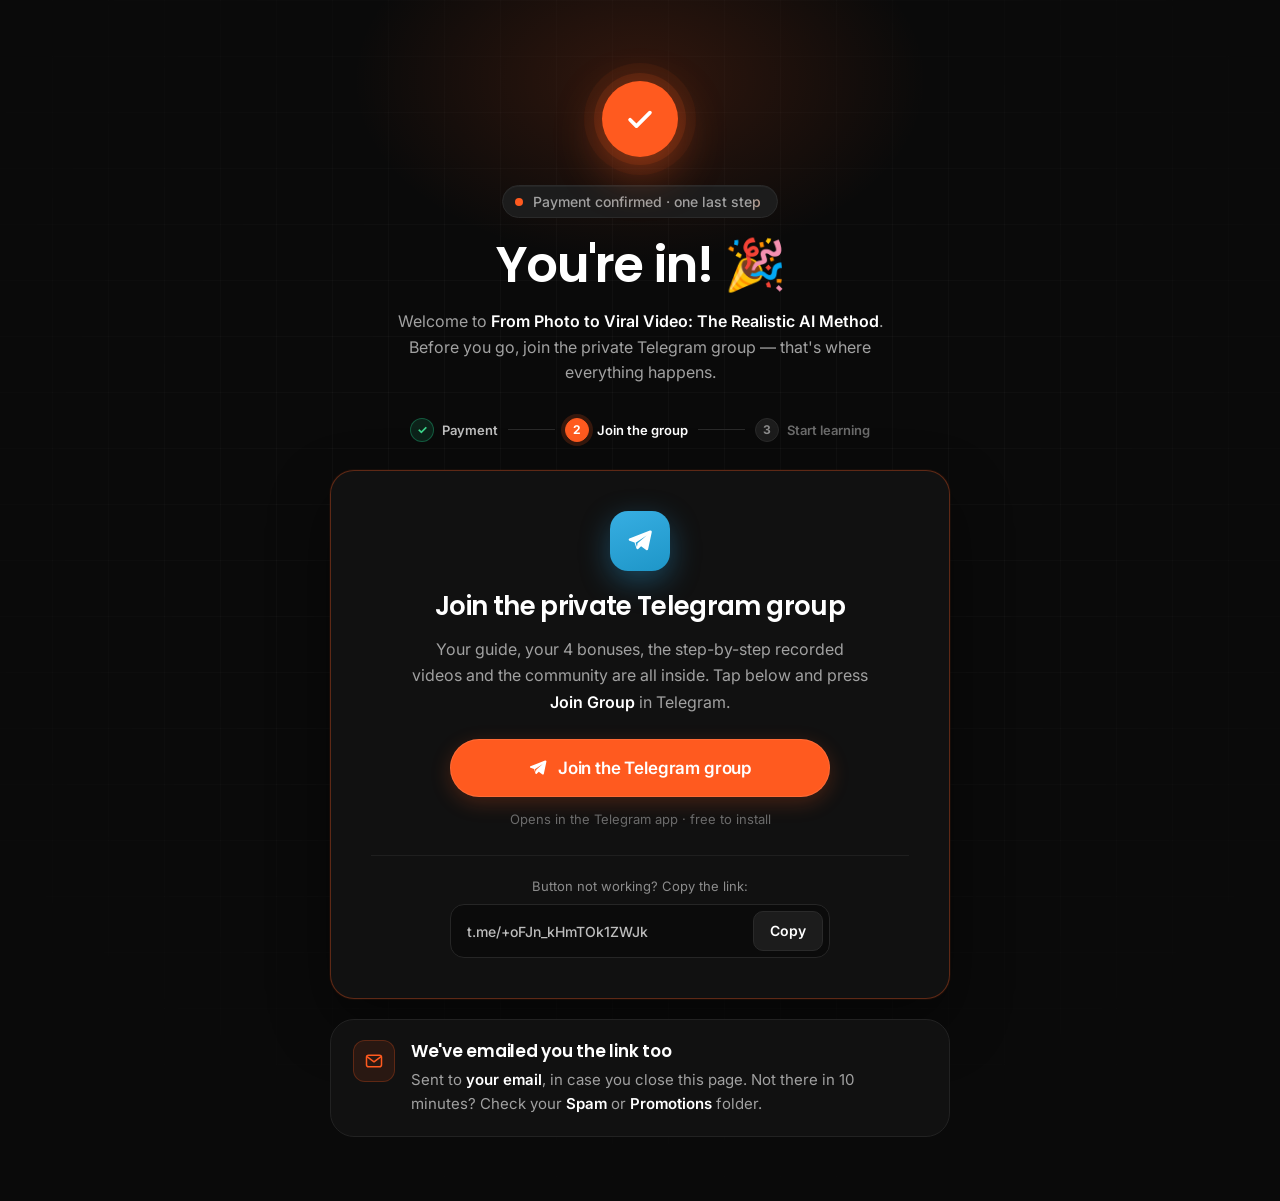
<file: thank-you.html>
<!DOCTYPE html>
<html lang="en">
<head>
  <meta charset="utf-8">
  <meta name="viewport" content="width=device-width, initial-scale=1">
  <meta name="robots" content="noindex, nofollow">
  <meta name="theme-color" content="#0A0A0A">
  <link rel="icon" href="favicon.svg" type="image/svg+xml">
  <title>You're in! — Quietwins</title>
  <link rel="preconnect" href="https://fonts.googleapis.com">
  <link rel="preconnect" href="https://fonts.gstatic.com" crossorigin>
  <link href="https://fonts.googleapis.com/css2?family=Inter:wght@400;500;600;700&family=Poppins:wght@500;600;700&display=swap" rel="stylesheet">
  <link rel="stylesheet" href="styles.css">
  <link rel="stylesheet" href="thank-you.css">
  <!-- Ad pixels: only load on the live site so local previews don't send test visits.
       The Purchase event is sent from thank-you.js. -->
  <script>window.PIXELS_ON = /(^|\.)quietwins\.online$/.test(location.hostname);</script>

  <!-- TikTok Pixel Code Start -->
  <script>
  if (window.PIXELS_ON) !function (w, d, t) {
    w.TiktokAnalyticsObject=t;var ttq=w[t]=w[t]||[];ttq.methods=["page","track","identify","instances","debug","on","off","once","ready","alias","group","enableCookie","disableCookie","holdConsent","revokeConsent","grantConsent"],ttq.setAndDefer=function(t,e){t[e]=function(){t.push([e].concat(Array.prototype.slice.call(arguments,0)))}};for(var i=0;i<ttq.methods.length;i++)ttq.setAndDefer(ttq,ttq.methods[i]);ttq.instance=function(t){for(
  var e=ttq._i[t]||[],n=0;n<ttq.methods.length;n++)ttq.setAndDefer(e,ttq.methods[n]);return e},ttq.load=function(e,n){var r="https://analytics.tiktok.com/i18n/pixel/events.js",o=n&&n.partner;ttq._i=ttq._i||{},ttq._i[e]=[],ttq._i[e]._u=r,ttq._t=ttq._t||{},ttq._t[e]=+new Date,ttq._o=ttq._o||{},ttq._o[e]=n||{};n=document.createElement("script")
  ;n.type="text/javascript",n.async=!0,n.src=r+"?sdkid="+e+"&lib="+t;e=document.getElementsByTagName("script")[0];e.parentNode.insertBefore(n,e)};

    ttq.load('DB9KC23C77U6POU9AQ2G');
    ttq.page();
  }(window, document, 'ttq');
  </script>
  <!-- TikTok Pixel Code End -->

  <!-- Meta Pixel Code -->
  <script>
  if (window.PIXELS_ON) {
  !function(f,b,e,v,n,t,s)
  {if(f.fbq)return;n=f.fbq=function(){n.callMethod?
  n.callMethod.apply(n,arguments):n.queue.push(arguments)};
  if(!f._fbq)f._fbq=n;n.push=n;n.loaded=!0;n.version='2.0';
  n.queue=[];t=b.createElement(e);t.async=!0;
  t.src=v;s=b.getElementsByTagName(e)[0];
  s.parentNode.insertBefore(t,s)}(window, document,'script',
  'https://connect.facebook.net/en_US/fbevents.js');
  fbq('init', '1118289207283370');
  fbq('track', 'PageView');
  }
  </script>
  <!-- End Meta Pixel Code -->
</head>
<body class="ty-body">

  <!-- ============ Thank You · after successful Paystack payment ============
       Reads ?name=&ref= from the URL (set by script.js on payment success) and the buyer's
       email from localStorage ('qw-buyer'). Telegram link: TELEGRAM_URL in thank-you.js + the hrefs below. -->
  <main class="ty" data-section="Thank You Page" data-screen-label="Thank You Page" aria-labelledby="ty-title">
    <div class="hero__grid" aria-hidden="true"></div>
    <div class="ty__glow" aria-hidden="true"></div>

    <div class="ty__wrap">
      <span class="ty__check" aria-hidden="true">
        <svg width="34" height="34" viewBox="0 0 24 24" fill="none" stroke="currentColor" stroke-width="2.6" stroke-linecap="round" stroke-linejoin="round"><path class="ty__tick" d="M5 12.5l4.5 4.5L19 7.5"/></svg>
      </span>

      <div class="pill ty__pill"><span class="pill__dot"></span><span class="pill__text">Payment confirmed · one last step</span></div>

      <h1 id="ty-title" class="hero__title ty__title">You're in<span data-ty-name-wrap hidden>, <span class="hl" data-ty-name>friend</span></span>! 🎉</h1>
      <p class="hero__sub ty__sub">Welcome to <strong>From Photo to Viral Video: The Realistic AI Method</strong>. Before you go, join the private Telegram group — that's where everything happens.</p>

      <ol class="ty__steps" aria-label="Your progress">
        <li class="ty__step is-done"><span class="ty__num">✓</span>Payment</li>
        <li class="ty__line" aria-hidden="true"></li>
        <li class="ty__step is-active" aria-current="step"><span class="ty__num">2</span>Join the group</li>
        <li class="ty__line" aria-hidden="true"></li>
        <li class="ty__step"><span class="ty__num">3</span>Start learning</li>
      </ol>

      <section class="ty__card ty__card--main" aria-labelledby="ty-tg-title">
        <span class="ty__tg" aria-hidden="true"><svg width="28" height="28" viewBox="0 0 24 24" fill="currentColor" aria-hidden="true"><path d="M21.7 3.3a1.2 1.2 0 0 0-1.25-.2L2.9 9.95c-.8.32-.78 1.47.04 1.75l4.37 1.5 1.68 5.32c.2.65 1.02.86 1.5.38l2.44-2.4 4.37 3.2c.62.46 1.5.12 1.66-.63l3.1-14.6a1.2 1.2 0 0 0-.36-1.17zM9.9 13.98l-.5 3.2-1.15-3.66 9.42-6.2-7.77 6.66z"/></svg></span>
        <h2 id="ty-tg-title" class="ty__h2">Join the private Telegram group</h2>
        <p class="ty__text">Your guide, your 4 bonuses, the step-by-step recorded videos and the community are all inside. Tap below and press <strong>Join Group</strong> in Telegram.</p>
        <a class="btn btn--glow ty__btn" href="https://t.me/+oFJn_kHmTOk1ZWJk" target="_blank" rel="noopener" data-ty-tg><svg width="20" height="20" viewBox="0 0 24 24" fill="currentColor" aria-hidden="true"><path d="M21.7 3.3a1.2 1.2 0 0 0-1.25-.2L2.9 9.95c-.8.32-.78 1.47.04 1.75l4.37 1.5 1.68 5.32c.2.65 1.02.86 1.5.38l2.44-2.4 4.37 3.2c.62.46 1.5.12 1.66-.63l3.1-14.6a1.2 1.2 0 0 0-.36-1.17zM9.9 13.98l-.5 3.2-1.15-3.66 9.42-6.2-7.77 6.66z"/></svg>Join the Telegram group</a>
        <span class="ty__fine">Opens in the Telegram app · free to install</span>

        <div class="ty__copy">
          <span class="ty__copy-label">Button not working? Copy the link:</span>
          <div class="ty__copy-row">
            <a class="ty__link" href="https://t.me/+oFJn_kHmTOk1ZWJk" target="_blank" rel="noopener" data-ty-tg-text>t.me/+oFJn_kHmTOk1ZWJk</a>
            <button type="button" class="ty__copy-btn" data-ty-copy>Copy</button>
          </div>
        </div>
      </section>

      <section class="ty__card ty__card--mail" aria-labelledby="ty-mail-title">
        <span class="ty__mail-icon"><svg width="20" height="20" viewBox="0 0 24 24" fill="none" stroke="currentColor" stroke-width="1.8" stroke-linecap="round" stroke-linejoin="round" aria-hidden="true"><rect x="3" y="5" width="18" height="14" rx="2.5"/><path d="m4 7 8 6 8-6"/></svg></span>
        <div class="ty__mail-body">
          <h2 id="ty-mail-title" class="ty__h3">We've emailed you the link too</h2>
          <p class="ty__text ty__text--sm">Sent to <strong data-ty-email>your email</strong>, in case you close this page. Not there in 10 minutes? Check your <strong>Spam</strong> or <strong>Promotions</strong> folder.</p>
        </div>
      </section>

      <p class="ty__ref" data-ty-ref-wrap hidden>Order reference: <strong data-ty-ref>QW-000000</strong> · Paystack has also emailed your receipt.</p>
    </div>
  </main>

  <script src="thank-you.js"></script>
</body>
</html>
</file>
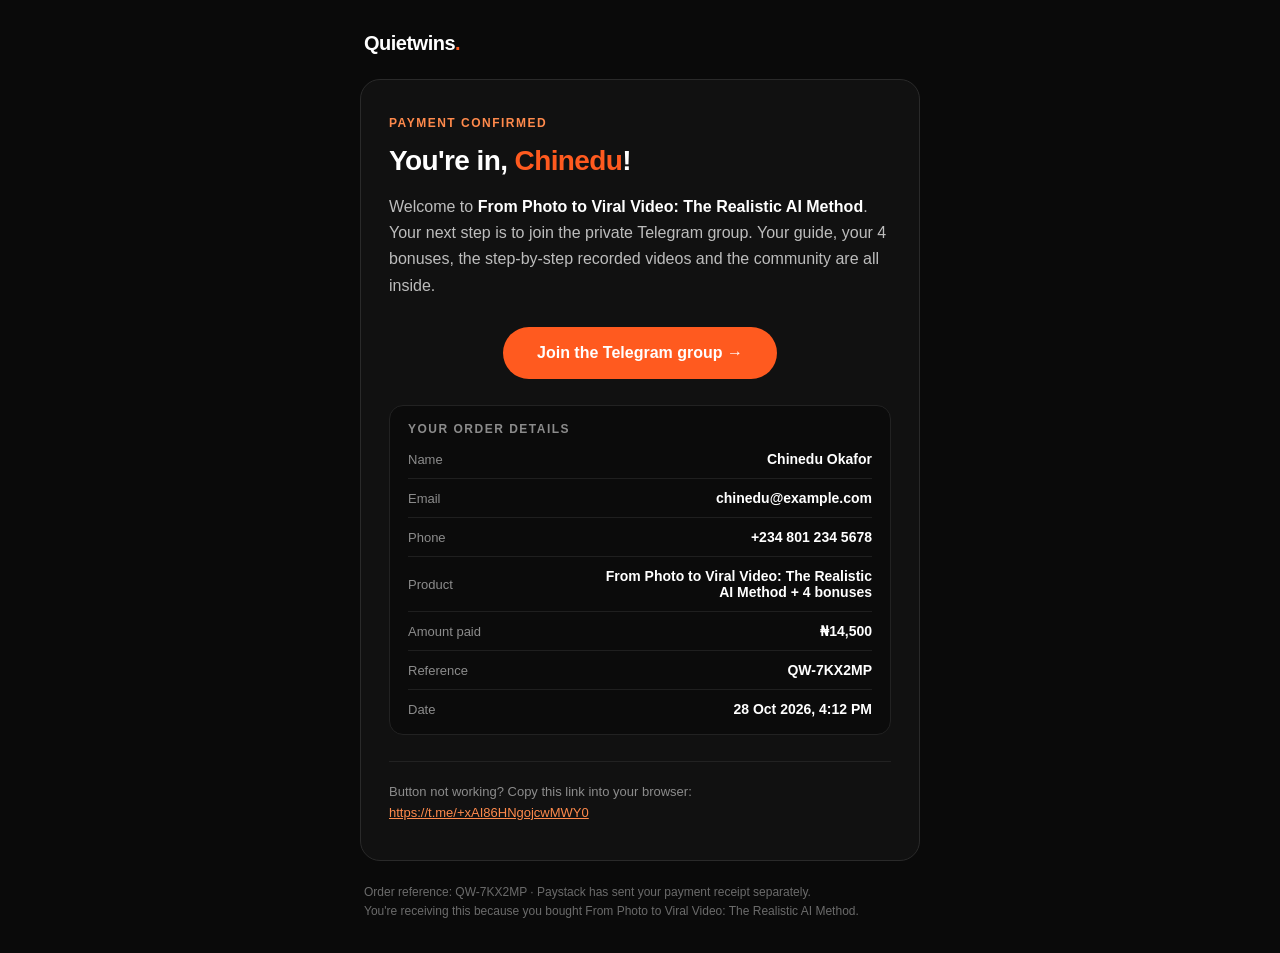
<file: design-reference/welcome-email.html>
<!DOCTYPE html>
<html lang="en"><head><meta charset="utf-8"><meta name="viewport" content="width=device-width,initial-scale=1"><meta name="color-scheme" content="dark light"><title>You're in — your order details + Telegram group</title></head>
<body style="margin:0;padding:0;background:#0A0A0A">
<div style="display:none;max-height:0;overflow:hidden;opacity:0">Your payment is confirmed. Here are your order details and the Telegram group link.</div>
<table role="presentation" width="100%" cellpadding="0" cellspacing="0" border="0" style="background:#0A0A0A"><tr><td align="center" style="padding:32px 16px">
<table role="presentation" width="100%" cellpadding="0" cellspacing="0" border="0" style="max-width:560px">
<tr><td style="padding:0 4px 24px;font-family:Poppins,Arial,sans-serif;font-weight:600;font-size:20px;letter-spacing:-0.5px;color:#FFFFFF">Quietwins<span style="color:#FF5A1F">.</span></td></tr>
<tr><td style="background:#111111;border:1px solid #2A2A2A;border-radius:20px;padding:36px 28px">
  <table role="presentation" width="100%" cellpadding="0" cellspacing="0" border="0">
  <tr><td style="font-family:Arial,sans-serif;font-size:12px;font-weight:700;letter-spacing:1.5px;text-transform:uppercase;color:#FF8A4C;padding-bottom:14px">Payment confirmed</td></tr>
  <tr><td style="font-family:Poppins,Arial,sans-serif;font-weight:600;font-size:28px;line-height:1.2;letter-spacing:-0.6px;color:#FFFFFF;padding-bottom:16px">You're in, <span style="color:#FF5A1F">Chinedu</span>!</td></tr>
  <tr><td style="font-family:Arial,sans-serif;font-size:16px;line-height:1.65;color:#BDBDBD;padding-bottom:28px">Welcome to <strong style="color:#FFFFFF">From Photo to Viral Video: The Realistic AI Method</strong>. Your next step is to join the private Telegram group. Your guide, your 4 bonuses, the step-by-step recorded videos and the community are all inside.</td></tr>
  <tr><td align="center" style="padding-bottom:22px">
    <table role="presentation" cellpadding="0" cellspacing="0" border="0"><tr><td align="center" bgcolor="#FF5A1F" style="border-radius:999px">
      <a href="https://t.me/+xAI86HNgojcwMWY0" target="_blank" style="display:inline-block;padding:17px 34px;font-family:Arial,sans-serif;font-size:16px;font-weight:700;color:#FFFFFF;text-decoration:none;border-radius:999px">Join the Telegram group →</a>
    </td></tr></table>
  </td></tr>
  <tr><td style="padding:4px 0 26px">
    <table role="presentation" width="100%" cellpadding="0" cellspacing="0" border="0" style="background:#0B0B0B;border:1px solid #222222;border-radius:14px"><tr><td style="padding:16px 18px 6px">
      <div style="font-family:Arial,sans-serif;font-size:12px;font-weight:700;letter-spacing:1.5px;text-transform:uppercase;color:#8C8C8C;padding-bottom:4px">Your order details</div>
      <table role="presentation" width="100%" cellpadding="0" cellspacing="0" border="0">
      <tr><td style="padding:11px 0;border-bottom:1px solid #1F1F1F;font-family:Arial,sans-serif;font-size:13px;color:#8C8C8C;width:42%">Name</td><td style="padding:11px 0;border-bottom:1px solid #1F1F1F;font-family:Arial,sans-serif;font-size:14px;font-weight:600;color:#FFFFFF;text-align:right;word-break:break-word">Chinedu Okafor</td></tr><tr><td style="padding:11px 0;border-bottom:1px solid #1F1F1F;font-family:Arial,sans-serif;font-size:13px;color:#8C8C8C;width:42%">Email</td><td style="padding:11px 0;border-bottom:1px solid #1F1F1F;font-family:Arial,sans-serif;font-size:14px;font-weight:600;color:#FFFFFF;text-align:right;word-break:break-word">chinedu@example.com</td></tr><tr><td style="padding:11px 0;border-bottom:1px solid #1F1F1F;font-family:Arial,sans-serif;font-size:13px;color:#8C8C8C;width:42%">Phone</td><td style="padding:11px 0;border-bottom:1px solid #1F1F1F;font-family:Arial,sans-serif;font-size:14px;font-weight:600;color:#FFFFFF;text-align:right;word-break:break-word">+234 801 234 5678</td></tr><tr><td style="padding:11px 0;border-bottom:1px solid #1F1F1F;font-family:Arial,sans-serif;font-size:13px;color:#8C8C8C;width:42%">Product</td><td style="padding:11px 0;border-bottom:1px solid #1F1F1F;font-family:Arial,sans-serif;font-size:14px;font-weight:600;color:#FFFFFF;text-align:right;word-break:break-word">From Photo to Viral Video: The Realistic AI Method + 4 bonuses</td></tr><tr><td style="padding:11px 0;border-bottom:1px solid #1F1F1F;font-family:Arial,sans-serif;font-size:13px;color:#8C8C8C;width:42%">Amount paid</td><td style="padding:11px 0;border-bottom:1px solid #1F1F1F;font-family:Arial,sans-serif;font-size:14px;font-weight:600;color:#FFFFFF;text-align:right;word-break:break-word">₦14,500</td></tr><tr><td style="padding:11px 0;border-bottom:1px solid #1F1F1F;font-family:Arial,sans-serif;font-size:13px;color:#8C8C8C;width:42%">Reference</td><td style="padding:11px 0;border-bottom:1px solid #1F1F1F;font-family:Arial,sans-serif;font-size:14px;font-weight:600;color:#FFFFFF;text-align:right;word-break:break-word">QW-7KX2MP</td></tr><tr><td style="padding:11px 0;font-family:Arial,sans-serif;font-size:13px;color:#8C8C8C;width:42%">Date</td><td style="padding:11px 0;font-family:Arial,sans-serif;font-size:14px;font-weight:600;color:#FFFFFF;text-align:right;word-break:break-word">28 Oct 2026, 4:12 PM</td></tr>
      </table>
    </td></tr></table>
  </td></tr>
  <tr><td style="border-top:1px solid #222222;padding-top:20px;font-family:Arial,sans-serif;font-size:13px;line-height:1.6;color:#8C8C8C">Button not working? Copy this link into your browser:<br><a href="https://t.me/+xAI86HNgojcwMWY0" target="_blank" style="color:#FF8A4C;text-decoration:underline;word-break:break-all">https://t.me/+xAI86HNgojcwMWY0</a></td></tr>
  </table>
</td></tr>
<tr><td style="padding:22px 4px 0;font-family:Arial,sans-serif;font-size:12px;line-height:1.6;color:#6B6B6B">Order reference: QW-7KX2MP · Paystack has sent your payment receipt separately.<br>You're receiving this because you bought From Photo to Viral Video: The Realistic AI Method.</td></tr>
</table>
</td></tr></table>
</body></html>
</file>
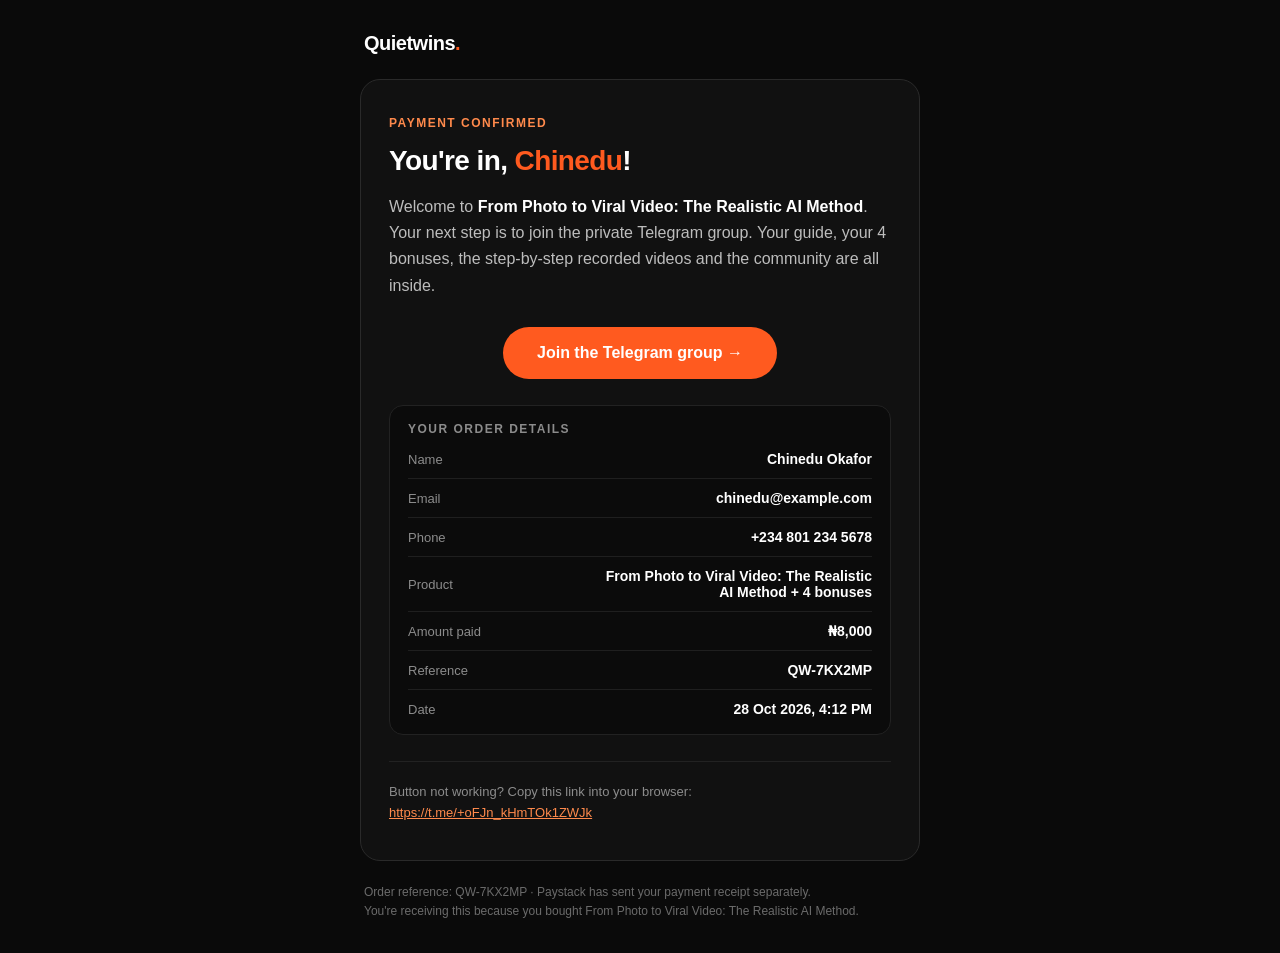
<file: email/welcome-email.html>
<!DOCTYPE html>
<html lang="en"><head><meta charset="utf-8"><meta name="viewport" content="width=device-width,initial-scale=1"><meta name="color-scheme" content="dark light"><title>You're in — your order details + Telegram group</title></head>
<body style="margin:0;padding:0;background:#0A0A0A">
<div style="display:none;max-height:0;overflow:hidden;opacity:0">Your payment is confirmed. Here are your order details and the Telegram group link.</div>
<table role="presentation" width="100%" cellpadding="0" cellspacing="0" border="0" style="background:#0A0A0A"><tr><td align="center" style="padding:32px 16px">
<table role="presentation" width="100%" cellpadding="0" cellspacing="0" border="0" style="max-width:560px">
<tr><td style="padding:0 4px 24px;font-family:Poppins,Arial,sans-serif;font-weight:600;font-size:20px;letter-spacing:-0.5px;color:#FFFFFF">Quietwins<span style="color:#FF5A1F">.</span></td></tr>
<tr><td style="background:#111111;border:1px solid #2A2A2A;border-radius:20px;padding:36px 28px">
  <table role="presentation" width="100%" cellpadding="0" cellspacing="0" border="0">
  <tr><td style="font-family:Arial,sans-serif;font-size:12px;font-weight:700;letter-spacing:1.5px;text-transform:uppercase;color:#FF8A4C;padding-bottom:14px">Payment confirmed</td></tr>
  <tr><td style="font-family:Poppins,Arial,sans-serif;font-weight:600;font-size:28px;line-height:1.2;letter-spacing:-0.6px;color:#FFFFFF;padding-bottom:16px">You're in, <span style="color:#FF5A1F">Chinedu</span>!</td></tr>
  <tr><td style="font-family:Arial,sans-serif;font-size:16px;line-height:1.65;color:#BDBDBD;padding-bottom:28px">Welcome to <strong style="color:#FFFFFF">From Photo to Viral Video: The Realistic AI Method</strong>. Your next step is to join the private Telegram group. Your guide, your 4 bonuses, the step-by-step recorded videos and the community are all inside.</td></tr>
  <tr><td align="center" style="padding-bottom:22px">
    <table role="presentation" cellpadding="0" cellspacing="0" border="0"><tr><td align="center" bgcolor="#FF5A1F" style="border-radius:999px">
      <a href="https://t.me/+oFJn_kHmTOk1ZWJk" target="_blank" style="display:inline-block;padding:17px 34px;font-family:Arial,sans-serif;font-size:16px;font-weight:700;color:#FFFFFF;text-decoration:none;border-radius:999px">Join the Telegram group →</a>
    </td></tr></table>
  </td></tr>
  <tr><td style="padding:4px 0 26px">
    <table role="presentation" width="100%" cellpadding="0" cellspacing="0" border="0" style="background:#0B0B0B;border:1px solid #222222;border-radius:14px"><tr><td style="padding:16px 18px 6px">
      <div style="font-family:Arial,sans-serif;font-size:12px;font-weight:700;letter-spacing:1.5px;text-transform:uppercase;color:#8C8C8C;padding-bottom:4px">Your order details</div>
      <table role="presentation" width="100%" cellpadding="0" cellspacing="0" border="0">
      <tr><td style="padding:11px 0;border-bottom:1px solid #1F1F1F;font-family:Arial,sans-serif;font-size:13px;color:#8C8C8C;width:42%">Name</td><td style="padding:11px 0;border-bottom:1px solid #1F1F1F;font-family:Arial,sans-serif;font-size:14px;font-weight:600;color:#FFFFFF;text-align:right;word-break:break-word">Chinedu Okafor</td></tr><tr><td style="padding:11px 0;border-bottom:1px solid #1F1F1F;font-family:Arial,sans-serif;font-size:13px;color:#8C8C8C;width:42%">Email</td><td style="padding:11px 0;border-bottom:1px solid #1F1F1F;font-family:Arial,sans-serif;font-size:14px;font-weight:600;color:#FFFFFF;text-align:right;word-break:break-word">chinedu@example.com</td></tr><tr><td style="padding:11px 0;border-bottom:1px solid #1F1F1F;font-family:Arial,sans-serif;font-size:13px;color:#8C8C8C;width:42%">Phone</td><td style="padding:11px 0;border-bottom:1px solid #1F1F1F;font-family:Arial,sans-serif;font-size:14px;font-weight:600;color:#FFFFFF;text-align:right;word-break:break-word">+234 801 234 5678</td></tr><tr><td style="padding:11px 0;border-bottom:1px solid #1F1F1F;font-family:Arial,sans-serif;font-size:13px;color:#8C8C8C;width:42%">Product</td><td style="padding:11px 0;border-bottom:1px solid #1F1F1F;font-family:Arial,sans-serif;font-size:14px;font-weight:600;color:#FFFFFF;text-align:right;word-break:break-word">From Photo to Viral Video: The Realistic AI Method + 4 bonuses</td></tr><tr><td style="padding:11px 0;border-bottom:1px solid #1F1F1F;font-family:Arial,sans-serif;font-size:13px;color:#8C8C8C;width:42%">Amount paid</td><td style="padding:11px 0;border-bottom:1px solid #1F1F1F;font-family:Arial,sans-serif;font-size:14px;font-weight:600;color:#FFFFFF;text-align:right;word-break:break-word">₦8,000</td></tr><tr><td style="padding:11px 0;border-bottom:1px solid #1F1F1F;font-family:Arial,sans-serif;font-size:13px;color:#8C8C8C;width:42%">Reference</td><td style="padding:11px 0;border-bottom:1px solid #1F1F1F;font-family:Arial,sans-serif;font-size:14px;font-weight:600;color:#FFFFFF;text-align:right;word-break:break-word">QW-7KX2MP</td></tr><tr><td style="padding:11px 0;font-family:Arial,sans-serif;font-size:13px;color:#8C8C8C;width:42%">Date</td><td style="padding:11px 0;font-family:Arial,sans-serif;font-size:14px;font-weight:600;color:#FFFFFF;text-align:right;word-break:break-word">28 Oct 2026, 4:12 PM</td></tr>
      </table>
    </td></tr></table>
  </td></tr>
  <tr><td style="border-top:1px solid #222222;padding-top:20px;font-family:Arial,sans-serif;font-size:13px;line-height:1.6;color:#8C8C8C">Button not working? Copy this link into your browser:<br><a href="https://t.me/+oFJn_kHmTOk1ZWJk" target="_blank" style="color:#FF8A4C;text-decoration:underline;word-break:break-all">https://t.me/+oFJn_kHmTOk1ZWJk</a></td></tr>
  </table>
</td></tr>
<tr><td style="padding:22px 4px 0;font-family:Arial,sans-serif;font-size:12px;line-height:1.6;color:#6B6B6B">Order reference: QW-7KX2MP · Paystack has sent your payment receipt separately.<br>You're receiving this because you bought From Photo to Viral Video: The Realistic AI Method.</td></tr>
</table>
</td></tr></table>
</body></html>
</file>
<file: styles.css>
:root {
  --bg: #0A0A0A;
  --accent: #FF5A1F;
  --accent-hover: #FF6A30;
  --white: #FFFFFF;
  --muted: #A1A1A1;
  --muted-2: #BDBDBD;
  --muted-3: #8C8C8C;
  --charcoal: #1C1C1C;
  --line: #2A2A2A;
  --font-head: "Poppins", system-ui, sans-serif;
  --font-body: "Inter", system-ui, sans-serif;
}

*, *::before, *::after { box-sizing: border-box; }
html, body { margin: 0; overflow-x: clip; }
html { scroll-behavior: smooth; }
section[id] { scroll-margin-top: 96px; }
body {
  background: var(--bg);
  color: var(--white);
  font-family: var(--font-body);
  -webkit-font-smoothing: antialiased;
  -moz-osx-font-smoothing: grayscale;
}
a { color: var(--accent); text-decoration: none; }
a:hover { color: #FF8A4C; }

/* ---------- Hero ---------- */
.hero {
  position: relative;
  overflow: hidden;
  min-height: 100vh;
  min-height: 100svh;
  display: flex;
  flex-direction: column;
  background: var(--bg);
}
.hero__grid {
  position: absolute;
  inset: 0;
  z-index: 0;
  pointer-events: none;
  background-image:
    linear-gradient(rgba(255,255,255,.028) 1px, transparent 1px),
    linear-gradient(90deg, rgba(255,255,255,.028) 1px, transparent 1px);
  background-size: 56px 56px;
  background-position: center top;
  -webkit-mask-image: radial-gradient(ellipse 70% 65% at 50% 40%, #000 30%, transparent 100%);
          mask-image: radial-gradient(ellipse 70% 65% at 50% 40%, #000 30%, transparent 100%);
}

/* Sticky offer bar (footer) */
body { padding-bottom: 72px; }
.offerbar {
  position: fixed; left: 0; right: 0; bottom: 0; z-index: 100;
  padding: 12px 20px calc(12px + env(safe-area-inset-bottom));
  display: flex; align-items: center; justify-content: center; gap: 20px;
  background: rgba(14,14,14,.72);
  -webkit-backdrop-filter: blur(20px) saturate(140%);
          backdrop-filter: blur(20px) saturate(140%);
  border-top: 1px solid rgba(255,255,255,.08);
  box-shadow: 0 -10px 30px rgba(0,0,0,.35);
  transform: translateY(110%);
  transition: transform .4s cubic-bezier(.2,.8,.2,1);
}
.offerbar.is-visible { transform: translateY(0); }
.offerbar__text { margin: 0; font-size: 15px; font-weight: 500; color: var(--white); letter-spacing: -0.01em; }
.offerbar__text strong { color: var(--accent); font-weight: 700; }
.offerbar__sep { color: #737373; margin: 0 2px; }
.offerbar__cta {
  flex: none;
  padding: 11px 20px;
  border-radius: 999px;
  background: var(--accent);
  border: 1px solid var(--accent);
  color: var(--white);
  font-weight: 600;
  font-size: 14px;
  box-shadow: 0 4px 16px rgba(255,90,31,.3);
  transition: background .2s, box-shadow .2s, transform .2s;
}
.offerbar__cta:hover {
  color: var(--white);
  background: var(--accent-hover);
  border-color: var(--accent-hover);
  transform: translateY(-1px);
  box-shadow: 0 8px 24px rgba(255,90,31,.5);
}

/* Content */
.hero__content {
  position: relative;
  z-index: 2;
  flex: 1 1 auto;
  width: 100%;
  max-width: 1120px;
  margin: 0 auto;
  padding: 72px 20px 100px;
  display: flex;
  flex-direction: column;
  align-items: center;
  justify-content: center;
  text-align: center;
}

.pill {
  display: inline-flex;
  align-items: center;
  gap: 10px;
  padding: 7px 16px 7px 12px;
  border-radius: 999px;
  background: var(--charcoal);
  border: 1px solid var(--line);
  box-shadow: inset 0 1px 0 rgba(255,255,255,.04);
}
.pill__dot {
  width: 8px; height: 8px; border-radius: 50%;
  flex: none;
  background: var(--accent);
  animation: dotPulse 2.4s ease-in-out infinite;
}
.pill__text {
  font-size: 14px;
  font-weight: 500;
  background: linear-gradient(90deg, #A1A1A1 0%, #A1A1A1 38%, #FF8A4C 45%, #FF5A1F 50%, #FF8A4C 55%, #A1A1A1 62%, #A1A1A1 100%);
  background-size: 250% 100%;
  -webkit-background-clip: text;
          background-clip: text;
  color: transparent;
  -webkit-text-fill-color: transparent;
  animation: shimmer 4s linear infinite;
}

.hero__title {
  margin: 28px 0 0;
  max-width: 750px;
  font-family: var(--font-head);
  font-weight: 600;
  font-size: clamp(27px, 4.3vw, 42px);
  line-height: 1.1;
  letter-spacing: -0.035em;
  color: var(--white);
  text-wrap: balance;
}
.hero__title .hl { color: var(--accent); }
.hero__title .muted { color: var(--muted-3); }

.hero__sub {
  margin: 22px 0 0;
  max-width: 640px;
  font-size: clamp(15px, 1.25vw, 18px);
  line-height: 1.6;
  color: var(--muted);
  text-wrap: pretty;
}

.btn {
  margin-top: 40px;
  display: inline-flex;
  align-items: center;
  justify-content: center;
  gap: 10px;
  padding: 16px 28px;
  border-radius: 999px;
  background: var(--accent);
  color: var(--white);
  font-weight: 600;
  font-size: 16px;
  letter-spacing: -0.01em;
  line-height: 1.3;
  box-shadow: inset 0 0 0 1px rgba(255,255,255,.1), 0 6px 20px rgba(255,90,31,.22);
  transition: transform .25s ease, box-shadow .25s ease, background .25s ease;
}
.btn svg { flex: none; }
.btn:hover {
  color: var(--white);
  background: var(--accent-hover);
  transform: translateY(-2px);
  box-shadow: inset 0 0 0 1px rgba(255,255,255,.14), 0 14px 44px rgba(255,90,31,.55);
}

/* Offer / founding spots */
.offer {
  margin: 28px auto 0;
  width: 100%;
  max-width: 248px;
  display: flex;
  flex-direction: column;
  align-items: center;
  gap: 10px;
  text-align: center;
  font-family: var(--font-body);
}
.offer__tag { font-size: 12.5px; font-weight: 600; letter-spacing: .02em; color: var(--muted-2); }
.offer__prices { display: flex; align-items: baseline; justify-content: center; gap: 10px; font-family: var(--font-head); }
.offer__old { font-size: 16px; font-weight: 500; color: #6B6B6B; text-decoration: line-through; text-decoration-color: var(--accent); text-decoration-thickness: 2px; }
.offer__arrow { font-size: 14px; color: #4A4A4A; }
.offer__new { font-size: 26px; font-weight: 700; line-height: 1; letter-spacing: -0.03em; color: var(--white); }
.offer__track { width: 100%; height: 6px; margin-top: 4px; border-radius: 999px; background: var(--line); overflow: hidden; }
.offer__fill {
  width: 100%;
  height: 100%;
  border-radius: 999px;
  background: linear-gradient(90deg, #FF6A30 0%, #FF5A1F 70%, #FF9C7A 100%);
  transition: width 1s linear;
  position: relative;
  overflow: hidden;
}
.offer__fill::before {
  content: "";
  position: absolute; inset: 0;
  background: repeating-linear-gradient(-45deg, rgba(255,255,255,.18) 0 6px, transparent 6px 12px);
  background-size: 17px 100%;
  animation: barStripes .8s linear infinite;
}
.offer__fill::after {
  content: "";
  position: absolute; top: 0; bottom: 0; left: -40%; width: 40%;
  background: linear-gradient(90deg, transparent, rgba(255,255,255,.55), transparent);
  animation: barShine 2.2s ease-in-out infinite;
}
@keyframes barStripes { to { background-position: 17px 0; } }
@keyframes barShine { 0% { left: -40%; } 60%, 100% { left: 110%; } }
@media (prefers-reduced-motion: reduce) { .offer__fill::before, .offer__fill::after { animation: none; } }
.offer__meta { width: 100%; display: flex; justify-content: space-between; gap: 8px; font-size: 12px; color: #8C8C8C; font-variant-numeric: tabular-nums; }
.offer__meta strong { color: var(--accent); font-weight: 700; }
.offer--top {
  margin: 0 auto 48px;
  max-width: 300px;
  padding: 16px 20px 14px;
  box-sizing: border-box;
  border-radius: 18px;
  background: rgba(255,255,255,.03);
  border: 1px solid rgba(255,255,255,.07);
  box-shadow: inset 0 1px 0 rgba(255,255,255,.04);
}
.offer--top .offer__tag { display: inline-flex; align-items: center; gap: 8px; color: var(--white); }
/* Founding-price countdown (deadline set on <html data-deadline> in index.html) */
.countdown { display: flex; justify-content: center; gap: 8px; margin-top: 2px; font-variant-numeric: tabular-nums; }
.countdown__unit { min-width: 52px; padding: 8px 4px 7px; box-sizing: border-box; display: flex; flex-direction: column; align-items: center; gap: 3px; border-radius: 12px; background: rgba(255,90,31,.08); border: 1px solid rgba(255,90,31,.28); }
.countdown__unit b { font-family: var(--font-head); font-size: 22px; font-weight: 700; line-height: 1; letter-spacing: -0.02em; color: var(--white); }
.countdown__unit small { font-size: 10px; font-weight: 600; letter-spacing: .08em; text-transform: uppercase; color: #8C8C8C; }
.offer__note { font-size: 12px; color: #8C8C8C; }
/* Before / after the deadline (html.is-expired is set in <head> and by script.js when the timer hits zero) */
[data-after-deadline] { display: none !important; }
.is-expired [data-before-deadline] { display: none !important; }
.is-expired [data-after-deadline] { display: inline !important; }
.offer__live { width: 7px; height: 7px; border-radius: 50%; background: var(--accent); animation: dotPulse 2.4s ease-in-out infinite; }

.section-cta { margin: clamp(40px, 4vw, 56px) auto 0; display: flex; flex-direction: column; align-items: center; }
.section-cta .btn { margin-top: 0; }

/* Video placeholder */
.video {
  position: relative;
  margin-top: 40px;
  width: 100%;
  max-width: 760px;
  aspect-ratio: 16 / 9;
  border-radius: 20px;
  overflow: hidden;
  background:
    radial-gradient(ellipse 60% 70% at 50% 45%, rgba(255,90,31,.14), transparent 70%),
    #141414;
  border: 1px solid var(--line);
  box-shadow: 0 30px 80px rgba(0,0,0,.5), 0 0 0 8px rgba(255,255,255,.025);
  display: grid;
  place-items: center;
}
.video iframe, .video video { position: absolute; inset: 0; width: 100%; height: 100%; border: 0; }

/* ---------- Divider ---------- */
.divider {
  max-width: 1160px;
  height: 1px;
  margin: 0 auto;
  background: linear-gradient(90deg, transparent, rgba(255,255,255,.1) 20%, rgba(255,255,255,.1) 80%, transparent);
}

/* ---------- Story ---------- */
.story { background: var(--bg); padding: 120px 20px 128px; }
.story__inner {
  max-width: 800px;
  margin: 0 auto;
  display: flex;
  flex-direction: column;
  gap: 32px;
  text-align: center;
  font-size: 19px;
  line-height: 1.75;
  color: #B3B3B3;
}
.story .hl { color: var(--accent); }
.story strong { color: var(--white); font-weight: 600; }
.story__lead {
  margin: 0;
  font-family: var(--font-head);
  font-weight: 600;
  font-size: clamp(26px, 3.4vw, 36px);
  line-height: 1.2;
  letter-spacing: -0.03em;
  color: var(--white);
  text-wrap: balance;
}
.story__p { margin: 0 auto; max-width: 640px; text-wrap: pretty; }

.chips { list-style: none; margin: 0; padding: 0; display: flex; flex-wrap: wrap; justify-content: center; gap: 10px; }
.chip {
  display: inline-flex; align-items: center; gap: 8px;
  padding: 8px 16px;
  border-radius: 999px;
  background: var(--charcoal);
  border: 1px solid var(--line);
  font-size: 15px; font-weight: 500; line-height: 1.4;
  color: #E5E5E5;
}
.chip svg { width: 16px; height: 16px; fill: none; stroke: var(--accent); stroke-width: 2.2; stroke-linecap: round; stroke-linejoin: round; }
.chip--struck {
  background: #141414; border-color: #242424;
  font-weight: 400; color: #6B6B6B;
  text-decoration: line-through; text-decoration-color: var(--accent);
}

.quote {
  margin-top: 24px;
  padding: 10px;
  border-radius: 28px;
  background: rgba(255,255,255,.055);
  border: 1px solid rgba(255,255,255,.09);
  text-align: left;
}
.quote__panel {
  padding: 40px 44px;
  border-radius: 20px;
  background: rgba(255,255,255,.065);
  border: 1px solid rgba(255,255,255,.08);
  display: flex; flex-direction: column; gap: 18px;
}
.quote__kicker { margin: 0; font-size: 15px; font-weight: 500; line-height: 1.5; color: var(--muted-3); }
.quote__text {
  margin: 0;
  font-family: var(--font-head);
  font-weight: 600;
  font-size: clamp(21px, 2.6vw, 28px);
  line-height: 1.3;
  letter-spacing: -0.025em;
  color: var(--white);
  text-wrap: pretty;
}
.quote__foot { margin: 0; padding: 22px 44px 20px; font-size: 17px; line-height: 1.7; text-wrap: pretty; }

.compare { margin-top: 24px; display: flex; flex-direction: column; gap: 20px; text-align: left; }
.compare__title {
  margin: 0; text-align: center;
  font-family: var(--font-head); font-weight: 600;
  font-size: clamp(22px, 2.6vw, 28px);
  letter-spacing: -0.025em;
  color: var(--white);
}
.compare__grid { display: grid; grid-template-columns: repeat(auto-fit, minmax(min(100%, 300px), 1fr)); gap: 16px; }
.compare__card {
  padding: 28px;
  border-radius: 22px;
  background: #141414;
  border: 1px solid #242424;
  display: flex; flex-direction: column; gap: 12px;
}
.compare__card p { margin: 0; font-size: 17px; line-height: 1.7; color: var(--muted-3); text-wrap: pretty; }
.compare__card p strong { color: #E5E5E5; }
.compare__label { font-size: 13px; font-weight: 600; letter-spacing: .06em; text-transform: uppercase; color: #6B6B6B; }
.compare__card--now { background: rgba(255,90,31,.06); border-color: rgba(255,90,31,.35); }
.compare__card--now p { color: #D4D4D4; }
.compare__card--now p strong { color: var(--white); }
.compare__card--now .compare__label { color: var(--accent); }

.real { margin-top: 40px; display: flex; flex-direction: column; align-items: center; gap: 22px; }

.story__end { margin-top: 24px; display: flex; flex-direction: column; align-items: center; gap: 20px; }
.story__end p {
  margin: 0;
  font-family: var(--font-head); font-weight: 500;
  font-size: 22px; line-height: 1.4; letter-spacing: -0.02em;
  color: var(--white);
  text-wrap: balance;
}
.story__arrow {
  width: 44px; height: 44px; border-radius: 50%;
  border: 1px solid rgba(255,90,31,.45); background: var(--charcoal);
  display: grid; place-items: center;
  color: var(--accent);
  animation: arrowFloat 2.6s ease-in-out infinite, arrowGlow 2.6s ease-in-out infinite;
}

/* ---------- Animations ---------- */
@keyframes arrowFloat { 0%, 100% { transform: translateY(0); } 50% { transform: translateY(8px); } }
@keyframes arrowGlow {
  0%, 100% { box-shadow: 0 0 0 0 rgba(255,90,31,.35), 0 0 12px rgba(255,90,31,.25); }
  50% { box-shadow: 0 0 0 8px rgba(255,90,31,0), 0 0 28px rgba(255,90,31,.6); }
}
@keyframes iconGlow {
  0%, 100% { box-shadow: 0 0 0 rgba(255,90,31,0); border-color: rgba(255,90,31,.25); }
  50% { box-shadow: 0 0 22px rgba(255,90,31,.35); border-color: rgba(255,90,31,.55); }
}
.bonus-icon { animation: iconGlow 3.2s ease-in-out infinite; }
@keyframes shimmer { 0% { background-position: 100% 0; } 100% { background-position: 0% 0; } }
@keyframes dotPulse {
  0%, 100% { box-shadow: 0 0 0 0 rgba(255,90,31,.55), 0 0 6px rgba(255,90,31,.55); }
  50% { box-shadow: 0 0 0 5px rgba(255,90,31,0), 0 0 14px rgba(255,90,31,.95); }
}
@keyframes float { 0%, 100% { transform: translateY(0); } 50% { transform: translateY(-8px); } }

@media (prefers-reduced-motion: reduce) {
  .pill__dot, .pill__text, .story__arrow, .bonus-icon { animation: none !important; }
  .pill__text { color: var(--muted); -webkit-text-fill-color: var(--muted); background: none; }
}

/* ---------- Mobile ---------- */
@media (max-width: 640px) {
  /* Sticky bar stacks: full offer text on top, full-width button below */
  body { padding-bottom: 116px; }
  .offerbar { flex-direction: column; gap: 8px; padding: 10px 14px calc(12px + env(safe-area-inset-bottom)); }
  .offerbar__text { font-size: 13px; line-height: 1.4; text-align: center; text-wrap: balance; }
  /* beats the generic `a[data-checkout]` mobile button rule below so the bar's own compact size applies */
  .offerbar a.offerbar__cta { width: 100% !important; max-width: 420px; padding: 11px 16px !important; font-size: 14px !important; text-align: center; }
  .hero__content { padding: 48px 18px 56px; }
  .offer--top { margin-bottom: 36px; }
  .pill__text { font-size: 13px; }
  .btn, a[data-checkout] { width: auto !important; max-width: calc(100% - 48px); padding: 15px 24px !important; font-size: 15px !important; text-align: center; }
  .video { margin-top: 32px; border-radius: 16px; }

  .divider { margin: 0 20px; }
  .story { padding: 80px 18px 88px; }
  .story__inner { font-size: 17px; gap: 26px; }
  .quote__panel { padding: 28px 24px; }
  .quote__foot { padding: 18px 24px 16px; font-size: 16px; }
  .compare__card { padding: 22px; }
  .story__end p { font-size: 19px; }

  /* Value stack: price moves up beside the item label so the name gets the full row width */
  .stack-list { padding: 4px 18px !important; }
  .stack-row {
    display: grid !important;
    grid-template-columns: 40px minmax(0, 1fr) auto;
    grid-template-areas: "icon kind price" "icon name name";
    column-gap: 14px !important;
    row-gap: 6px;
    align-items: center !important;
    padding: 18px 0 !important;
  }
  .stack-row > div { display: contents !important; }
  .stack-row > span:first-child { grid-area: icon; align-self: start; width: 40px !important; height: 40px !important; }
  .stack-row > div > span:first-child { grid-area: kind; }
  .stack-row > div > span:last-child { grid-area: name; font-size: 17px !important; line-height: 1.3; }
  .stack-row > span:last-child { grid-area: price; font-size: 18px !important; }
  .stack-total { padding: 20px 18px 14px !important; gap: 12px; }
  .stack-total > span:first-child { font-size: 17px !important; white-space: nowrap; }

}

/* ---------- Sections (ported from the design canvas) ---------- */
.sec { position: relative; overflow: hidden; }

/* Hover states */
.hv-1:hover{background:#242424 !important;border-color:#3A3A3A !important}
.hv-2:hover{transform:translateY(-2px) !important;background:#FF6A30 !important;color:#fff !important;box-shadow:inset 0 0 0 1px rgba(255,255,255,.14),0 14px 44px rgba(255,90,31,.55) !important}

/* ---------- Media (images / videos) ---------- */
.media { position: relative; overflow: hidden; background: #141414; }

.media__el { position: absolute; inset: 0; width: 100%; height: 100%; object-fit: cover; border-radius: inherit; background: #000; }

.video.media { display: block; }

/* ---------- Image switcher ---------- */
.switcher__slides { position: absolute; inset: 0; }
.switcher__img { position: absolute; inset: 0; width: 100%; height: 100%; object-fit: cover; object-position: top center; opacity: 0; transition: opacity .9s ease; }
.switcher__img.is-active { opacity: 1; }
.switcher__label, .switcher__dots { z-index: 2; }
.switcher:not(.is-filled) .switcher__label { display: none; }
.switcher__dot { height: 6px; width: 6px; padding: 0; border: 0; border-radius: 999px; background: #444; cursor: pointer; transition: width .3s, background .3s; }
.switcher__dot.is-active { width: 24px; background: var(--accent); }

/* ---------- Sliders ---------- */
.slider__track--auto { --sh: clamp(420px, 50vw, 680px); }
.slider__track--auto > .slide--auto { max-width: calc((100% - 16px) / 2); }
.slider__track--auto .media__el { object-fit: contain !important; }
.slider__track { scrollbar-width: none; -ms-overflow-style: none; cursor: grab; }
.slider__track::-webkit-scrollbar { display: none; }
.slider__track.is-dragging { cursor: grabbing; scroll-snap-type: none !important; scroll-behavior: auto; }
.slider__track.is-dragging * { pointer-events: none; }
.slider__dot { height: 6px; width: 6px; padding: 0; border: 0; border-radius: 999px; background: #333; cursor: pointer; transition: width .3s, background .3s; }
.slider__dot.is-active { width: 28px; background: var(--accent); }
[data-slider-prev][disabled], [data-slider-next][disabled] { opacity: .35; cursor: default; }

/* ---------- FAQ ---------- */
.faq-item.is-open { background: #161616 !important; border-color: rgba(255,90,31,.35) !important; }
.faq-item.is-open .faq__icon { background: var(--accent) !important; color: #fff !important; transform: rotate(45deg) !important; }

/* ---------- Responsive ---------- */
@media (max-width: 900px) {
  .r-grid, .r-split { grid-template-columns: minmax(0, 1fr) !important; }
  .r-grid > * { grid-row: auto !important; }

  .r-split > span { height: 1px; margin: 0 28px !important; }
}
@media (max-width: 767px) {
  .slider__track { gap: 12px !important; }
  .slider__slide { flex: 0 0 calc((100% - 12px) / 2) !important; }
  .slider__track--auto { --sh: 520px; }
  .slider__slide.slide--auto { flex: 0 0 auto !important; max-width: 100%; }
  .slider__side { z-index: 3; }
  .slider__side button { width: 40px !important; height: 40px !important; background: rgba(28,28,28,.9) !important; }
  .slider__side--prev { left: 6px !important; transform: translateY(-50%) !important; }
  .slider__side--next { right: 6px !important; transform: translateY(-50%) !important; }

  .r-pill { flex-direction: column !important; border-radius: 28px !important; padding: 20px !important; width: 100%; box-sizing: border-box; }
  .r-pill a { max-width: 100%; box-sizing: border-box; }

}

/* ---------- Offer pop-up ---------- */
.offer-modal { position: fixed; inset: 0; z-index: 1000; display: grid; place-items: center; padding: 20px; }
.offer-modal[hidden] { display: none; }
.offer-modal__backdrop { position: absolute; inset: 0; background: rgba(0,0,0,.72); -webkit-backdrop-filter: blur(6px); backdrop-filter: blur(6px); animation: fadeIn .3s ease; }
.offer-modal__card {
  position: relative; width: 100%; max-width: 520px;
  padding: 10px 10px 22px; border-radius: 28px;
  background: #151515; border: 1px solid rgba(255,90,31,.35);
  box-shadow: 0 0 0 8px rgba(255,90,31,.05), 0 40px 100px rgba(0,0,0,.6), 0 0 120px rgba(255,90,31,.14);
  display: flex; flex-direction: column; align-items: center; gap: 18px; text-align: center;
  animation: modalIn .45s cubic-bezier(.2,.9,.3,1.2);
}
.offer-modal__card::before { content: ""; position: absolute; left: 24px; right: 24px; top: -1px; height: 2px; border-radius: 2px; background: linear-gradient(90deg, transparent, var(--accent), transparent); }
.offer-modal__panel {
  width: 100%; box-sizing: border-box; padding: 40px 32px 28px; border-radius: 20px;
  background: rgba(255,255,255,.04); border: 1px solid rgba(255,255,255,.07);
  display: flex; flex-direction: column; align-items: center; gap: 16px;
}
.offer-modal__close { position: absolute; top: 18px; right: 18px; z-index: 2; width: 36px; height: 36px; border-radius: 50%; border: 1px solid #2A2A2A; background: #1C1C1C; color: #A1A1A1; display: grid; place-items: center; cursor: pointer; transition: color .2s, border-color .2s; }
.offer-modal__close:hover { color: #fff; border-color: #3A3A3A; }
.offer-modal__emoji { font-size: 44px; line-height: 1; animation: wave 2.4s ease-in-out infinite; transform-origin: 70% 80%; }
.offer-modal__title { margin: 0; font-family: var(--font-head); font-weight: 600; font-size: clamp(24px, 3vw, 30px); line-height: 1.2; letter-spacing: -0.03em; color: #fff; text-wrap: balance; }
.offer-modal__title .hl { color: var(--accent); }
.offer-modal__text { margin: 0; font-size: 16px; line-height: 1.65; color: var(--muted); text-wrap: pretty; }
.offer-modal__text strong { color: #fff; font-weight: 600; }
.offer--modal { margin-top: 6px; max-width: 248px; }
.offer-modal__cta { margin-top: 0; padding: 16px 32px; }
.offer-modal__skip { background: none; border: 0; padding: 4px; cursor: pointer; font-family: var(--font-body); font-size: 14px; color: #6B6B6B; text-decoration: underline; text-underline-offset: 3px; }
.offer-modal__skip:hover { color: #A1A1A1; }
body.modal-open { overflow: hidden; }

/* ---------- Checkout pop-up ---------- */
.co { z-index: 1001; }
.co__card { max-width: 480px; max-height: calc(100dvh - 40px); overflow-y: auto; text-align: left; padding: 10px; overscroll-behavior: contain; }
.co__panel { padding: 26px 26px 26px; align-items: stretch; gap: 22px; }
.co__steps { display: flex; align-items: center; gap: 10px; padding-right: 48px; min-height: 36px; }
.co__step { display: inline-flex; align-items: center; gap: 8px; font-size: 13px; font-weight: 600; color: #6B6B6B; white-space: nowrap; }
.co__num { width: 24px; height: 24px; border-radius: 50%; display: grid; place-items: center; font-size: 12px; background: #1C1C1C; border: 1px solid #2A2A2A; color: #8C8C8C; }
.co__step.is-active { color: #fff; }
.co__step.is-active .co__num { background: var(--accent); border-color: var(--accent); color: #fff; }
.co__step.is-done { color: #BDBDBD; }
.co__step.is-done .co__num { background: rgba(255,90,31,.12); border-color: rgba(255,90,31,.45); color: var(--accent); }
.co__line { flex: 0 1 36px; height: 1px; background: #2A2A2A; }
.co__view { display: flex; flex-direction: column; gap: 22px; margin: 0; }
.co__view[hidden] { display: none; }
.co__head { display: flex; flex-direction: column; gap: 10px; margin-bottom: 4px; }
.co__title { margin: 0; font-family: var(--font-head); font-weight: 600; font-size: clamp(22px, 2.6vw, 26px); line-height: 1.22; letter-spacing: -0.03em; color: #fff; text-wrap: balance; }
.co__title .hl { color: var(--accent); }
.co__text { margin: 0; font-size: 15px; line-height: 1.6; color: var(--muted); text-wrap: pretty; }
.co__text strong { color: #fff; font-weight: 600; }
.co__summary { display: flex; align-items: center; justify-content: space-between; gap: 16px; padding: 14px 16px; border-radius: 14px; background: #0F0F0F; border: 1px solid #242424; }
.co__product { font-size: 14px; font-weight: 600; line-height: 1.4; color: #E5E5E5; }
.co__plus { display: block; margin-top: 2px; font-weight: 500; color: #8C8C8C; }
.co__price { flex: none; display: flex; flex-direction: column; align-items: flex-end; gap: 2px; font-family: var(--font-head); }
.co__price s { font-size: 13px; color: #6B6B6B; text-decoration-color: var(--accent); }
.co__price strong { font-size: 20px; font-weight: 700; letter-spacing: -0.02em; color: #fff; }
.co__field { display: flex; flex-direction: column; gap: 10px; }
.co__label { font-size: 13.5px; font-weight: 600; color: #D4D4D4; }
.co__hint { font-weight: 500; color: #737373; }
.co__input { width: 100%; box-sizing: border-box; height: 52px; padding: 0 16px; border-radius: 14px; background: #0F0F0F; border: 1px solid #2A2A2A; color: #fff; font: 500 16px/1 var(--font-body); outline: none; transition: border-color .2s, box-shadow .2s; }
.co__input::placeholder { color: #5A5A5A; }
.co__input:focus { border-color: var(--accent); box-shadow: 0 0 0 4px rgba(255,90,31,.15); }
.co__phone { position: relative; display: block; }
.co__prefix { position: absolute; left: 1px; top: 1px; bottom: 1px; display: flex; align-items: center; padding: 0 12px 0 14px; border-right: 1px solid #2A2A2A; font-size: 15px; font-weight: 600; color: #BDBDBD; pointer-events: none; }
.co__phone .co__input { padding-left: 100px; }
.co__err { display: none; font-size: 13px; color: #F97066; }
.co__field.is-invalid .co__input { border-color: #F04438; }
.co__field.is-invalid .co__err { display: block; }
.co__submit { margin-top: 10px; width: 100%; padding: 17px 28px; border: 0; cursor: pointer; font-family: var(--font-body); }
.co__err--pay { margin: -8px 0 0; text-align: center; line-height: 1.5; }
.co__err--pay:not(:empty) { display: block; }
.co__submit[disabled] { opacity: .7; cursor: progress; transform: none; }
.co__fine { margin: -8px 0 0; font-size: 13px; color: #8C8C8C; text-align: center; }
.co__view--owned { align-items: center; text-align: center; gap: 18px; padding-top: 6px; }
.co__view--owned .co__submit { margin-top: 4px; }
.co__owned-icon { width: 60px; height: 60px; border-radius: 18px; display: grid; place-items: center; color: var(--accent); background: rgba(255,90,31,.1); border: 1px solid rgba(255,90,31,.3); }
.co__note { margin: 0; padding: 14px 16px; border-radius: 14px; background: rgba(255,90,31,.06); border: 1px solid rgba(255,90,31,.25); font-size: 14px; line-height: 1.6; color: #D4D4D4; text-wrap: pretty; }
.co__note strong { color: #fff; font-weight: 700; }
.co__back { margin-top: -6px; background: none; border: 0; padding: 4px; cursor: pointer; font-family: var(--font-body); font-size: 14px; color: #8C8C8C; text-decoration: underline; text-underline-offset: 3px; }
.co__back:hover { color: #D4D4D4; }
.co.is-owned .co__steps { display: none; }
@media (max-width: 480px) {
  .co { padding: 12px; }
  .co__panel { padding: 22px 18px; }
  .co__view { gap: 18px; }
}
/* beats the generic mobile `.btn` rule so the pay button stays full width */
@media (max-width: 640px) {
  .co .co__submit { width: 100% !important; max-width: none; }
}

/* ---------- Purchase toast ---------- */
.toast {
  position: fixed; left: 24px; bottom: 96px; z-index: 900;
  width: min(380px, calc(100vw - 32px)); box-sizing: border-box;
  display: flex; align-items: center; gap: 16px;
  padding: 16px 44px 16px 16px; border-radius: 20px;
  background: rgba(22,22,22,.92); -webkit-backdrop-filter: blur(16px); backdrop-filter: blur(16px);
  border: 1px solid #2A2A2A; box-shadow: 0 20px 50px rgba(0,0,0,.55);
  overflow: hidden;
  transform: translateY(24px); opacity: 0; transition: transform .45s cubic-bezier(.2,.9,.3,1.2), opacity .3s ease;
}
.toast::before { content: ""; position: absolute; left: 0; top: 14px; bottom: 14px; width: 3px; border-radius: 0 3px 3px 0; background: var(--accent); }
.toast.is-visible { transform: translateY(0); opacity: 1; }
.toast[hidden] { display: none; }
.toast__icon { width: 48px; height: 48px; border-radius: 50%; flex: none; display: grid; place-items: center; background: var(--accent); color: #fff; box-shadow: 0 0 24px rgba(255,90,31,.45); }
.toast__body { display: flex; flex-direction: column; gap: 4px; min-width: 0; }
.toast__name { font-family: var(--font-head); font-weight: 600; font-size: 16px; letter-spacing: -0.01em; color: #fff; }
.toast__text { margin: 0; font-size: 14px; line-height: 1.45; color: var(--muted-2); }
.toast__text strong { color: #fff; font-weight: 600; }
.toast__meta { display: inline-flex; align-items: center; gap: 6px; font-size: 12px; font-weight: 500; color: #6B6B6B; font-variant-numeric: tabular-nums; }
.toast__dot { width: 7px; height: 7px; border-radius: 50%; background: #3DDC84; box-shadow: 0 0 8px rgba(61,220,132,.6); }
.toast__close { position: absolute; top: 10px; right: 10px; width: 28px; height: 28px; border: 0; border-radius: 50%; background: none; color: #6B6B6B; display: grid; place-items: center; cursor: pointer; }
.toast__close:hover { color: #fff; background: #222; }
.offer__fill { transition: width .8s cubic-bezier(.2,.9,.3,1); }
.spots-bump { animation: spotsBump .6s ease; }

.btn--glow { animation: ctaGlow 2.2s ease-in-out infinite; }
@keyframes ctaGlow {
  0%, 100% { box-shadow: inset 0 0 0 1px rgba(255,255,255,.12), 0 0 0 0 rgba(255,90,31,.55), 0 8px 24px rgba(255,90,31,.35); }
  50% { box-shadow: inset 0 0 0 1px rgba(255,255,255,.16), 0 0 0 10px rgba(255,90,31,0), 0 0 44px rgba(255,90,31,.75); }
}
@keyframes fadeIn { from { opacity: 0; } to { opacity: 1; } }
@keyframes modalIn { from { opacity: 0; transform: translateY(24px) scale(.96); } to { opacity: 1; transform: none; } }
@keyframes wave { 0%, 60%, 100% { transform: rotate(0); } 10%, 30% { transform: rotate(14deg); } 20%, 40% { transform: rotate(-8deg); } }
@keyframes spotsBump { 0% { color: inherit; } 30% { color: #fff; text-shadow: 0 0 12px rgba(255,90,31,.9); } 100% { color: inherit; } }

@media (max-width: 640px) {
  .toast { left: 16px; bottom: 132px; }
  .offer-modal__panel { padding: 32px 20px 22px; }
}
@media (prefers-reduced-motion: reduce) {
  .offer-modal__card, .offer-modal__emoji, .offer-modal__backdrop, .btn--glow { animation: none; }
  .toast { transition: opacity .2s; transform: none; }
}
</file>
<file: thank-you.css>
/* =========================================================
   Thank you page — loads after styles.css (reuses tokens, .pill, .btn, .hero__grid)
   ========================================================= */
.ty-body { padding-bottom: 0; }
.ty {
  position: relative; overflow: hidden;
  min-height: 100vh; min-height: 100svh;
  display: flex; justify-content: center;
  padding: clamp(56px, 9vh, 104px) 20px 64px;
}
.ty__glow {
  position: absolute; left: 50%; top: -180px; width: 820px; max-width: 140%; height: 520px;
  transform: translateX(-50%); pointer-events: none;
  background: radial-gradient(ellipse 50% 50% at 50% 50%, rgba(255,90,31,.16), transparent 70%);
}
.ty__wrap {
  position: relative; z-index: 1;
  width: 100%; max-width: 620px;
  display: flex; flex-direction: column; align-items: center; text-align: center;
}

/* Success badge */
.ty__check {
  width: 76px; height: 76px; border-radius: 50%;
  display: grid; place-items: center;
  color: #fff; background: var(--accent);
  box-shadow: 0 0 0 8px rgba(255,90,31,.12), 0 0 0 18px rgba(255,90,31,.06), 0 16px 48px rgba(255,90,31,.45);
  animation: tyPop .6s cubic-bezier(.2,1.4,.4,1) both;
}
.ty__tick { stroke-dasharray: 24; stroke-dashoffset: 24; animation: tyDraw .5s .35s ease-out forwards; }
@keyframes tyPop { from { transform: scale(.4); opacity: 0; } to { transform: scale(1); opacity: 1; } }
@keyframes tyDraw { to { stroke-dashoffset: 0; } }

.ty__pill { margin-top: 28px; }
.ty__title { margin-top: 20px; font-size: clamp(32px, 5.4vw, 50px); }
.ty__sub { margin-top: 16px; max-width: 540px; }
.ty__sub strong { color: var(--white); font-weight: 600; }

/* Progress */
.ty__steps {
  list-style: none; margin: 32px 0 0; padding: 0;
  width: 100%; max-width: 460px;
  display: flex; align-items: center; gap: 10px;
}
.ty__step { display: flex; align-items: center; gap: 8px; flex: none; font-size: 13px; font-weight: 600; color: #6B6B6B; white-space: nowrap; }
.ty__num {
  width: 24px; height: 24px; border-radius: 50%; flex: none;
  display: grid; place-items: center; font-size: 12px; font-weight: 700;
  background: var(--charcoal); border: 1px solid var(--line); color: #8C8C8C;
}
.ty__step.is-done { color: var(--muted-2); }
.ty__step.is-done .ty__num { background: rgba(31,181,122,.14); border-color: rgba(31,181,122,.4); color: #3DD68C; }
.ty__step.is-active { color: var(--white); }
.ty__step.is-active .ty__num { background: var(--accent); border-color: var(--accent); color: #fff; box-shadow: 0 0 0 4px rgba(255,90,31,.18); }
.ty__line { flex: 1; min-width: 12px; height: 1px; background: var(--line); }

/* Cards */
.ty__card {
  width: 100%; margin-top: 20px;
  border-radius: 24px; background: #111; border: 1px solid #222;
}
.ty__card--main {
  margin-top: 28px;
  padding: clamp(28px, 5vw, 40px) clamp(20px, 5vw, 40px);
  display: flex; flex-direction: column; align-items: center; gap: 14px;
  border-color: rgba(255,90,31,.32);
  box-shadow: 0 0 0 1px rgba(255,90,31,.06), 0 24px 60px rgba(0,0,0,.45);
}
.ty__tg {
  width: 60px; height: 60px; border-radius: 18px;
  display: grid; place-items: center; color: #fff;
  background: linear-gradient(160deg, #37AEE2, #1E96C8);
  box-shadow: 0 10px 30px rgba(42,171,238,.35);
}
.ty__h2 { margin: 6px 0 0; font-family: var(--font-head); font-weight: 600; font-size: clamp(22px, 3vw, 26px); line-height: 1.2; letter-spacing: -0.025em; color: var(--white); text-wrap: balance; }
.ty__h3 { margin: 0; font-family: var(--font-head); font-weight: 600; font-size: 17px; line-height: 1.3; letter-spacing: -0.015em; color: var(--white); }
.ty__text { margin: 0; font-size: 16px; line-height: 1.65; color: var(--muted); text-wrap: pretty; max-width: 460px; }
.ty__text strong { color: var(--white); font-weight: 600; }
.ty__text--sm { font-size: 15px; line-height: 1.6; }
.ty__btn { margin-top: 10px; width: 100%; max-width: 380px; padding: 18px 28px; font-size: 17px; }
.ty__fine { font-size: 13px; color: #6B6B6B; }

/* Copy link */
.ty__copy {
  width: 100%; margin-top: 14px; padding-top: 22px;
  border-top: 1px solid #1F1F1F;
  display: flex; flex-direction: column; align-items: center; gap: 10px;
}
.ty__copy-label { font-size: 13px; color: #8C8C8C; }
.ty__copy-row {
  width: 100%; max-width: 380px;
  display: flex; align-items: center; gap: 8px;
  padding: 6px 6px 6px 16px; border-radius: 14px;
  background: #0B0B0B; border: 1px solid #262626;
}
.ty__link { flex: 1; min-width: 0; text-align: left; font-size: 14px; font-weight: 500; color: var(--muted-2); overflow: hidden; text-overflow: ellipsis; white-space: nowrap; }
.ty__link:hover { color: var(--white); }
.ty__copy-btn {
  flex: none; min-height: 40px; padding: 0 16px; border-radius: 10px; cursor: pointer;
  background: var(--charcoal); border: 1px solid var(--line); color: var(--white);
  font: 600 14px/1 var(--font-body); transition: background .2s, border-color .2s, color .2s;
}
.ty__copy-btn:hover { border-color: #444; }
.ty__copy-btn.is-copied { background: rgba(31,181,122,.14); border-color: rgba(31,181,122,.45); color: #3DD68C; }

/* Email card */
.ty__card--mail {
  padding: 20px 22px;
  display: flex; align-items: flex-start; gap: 16px; text-align: left;
}
.ty__mail-icon {
  width: 42px; height: 42px; border-radius: 12px; flex: none;
  display: grid; place-items: center; color: var(--accent);
  background: rgba(255,90,31,.1); border: 1px solid rgba(255,90,31,.25);
}
.ty__mail-body { display: flex; flex-direction: column; gap: 6px; min-width: 0; }
.ty__mail-body strong[data-ty-email] { word-break: break-all; }

.ty__ref { margin: 22px 0 0; font-size: 13px; line-height: 1.6; color: #6B6B6B; }
.ty__ref strong { color: var(--muted-2); font-weight: 600; letter-spacing: .02em; }

@media (max-width: 480px) {
  .ty__steps { gap: 6px; }
  .ty__step { font-size: 12px; gap: 6px; }
  .ty__num { width: 22px; height: 22px; font-size: 11px; }
  .ty__card--mail { padding: 18px; gap: 14px; }
}
@media (prefers-reduced-motion: reduce) {
  .ty__check, .ty__tick { animation: none; stroke-dashoffset: 0; }
}
</file>
